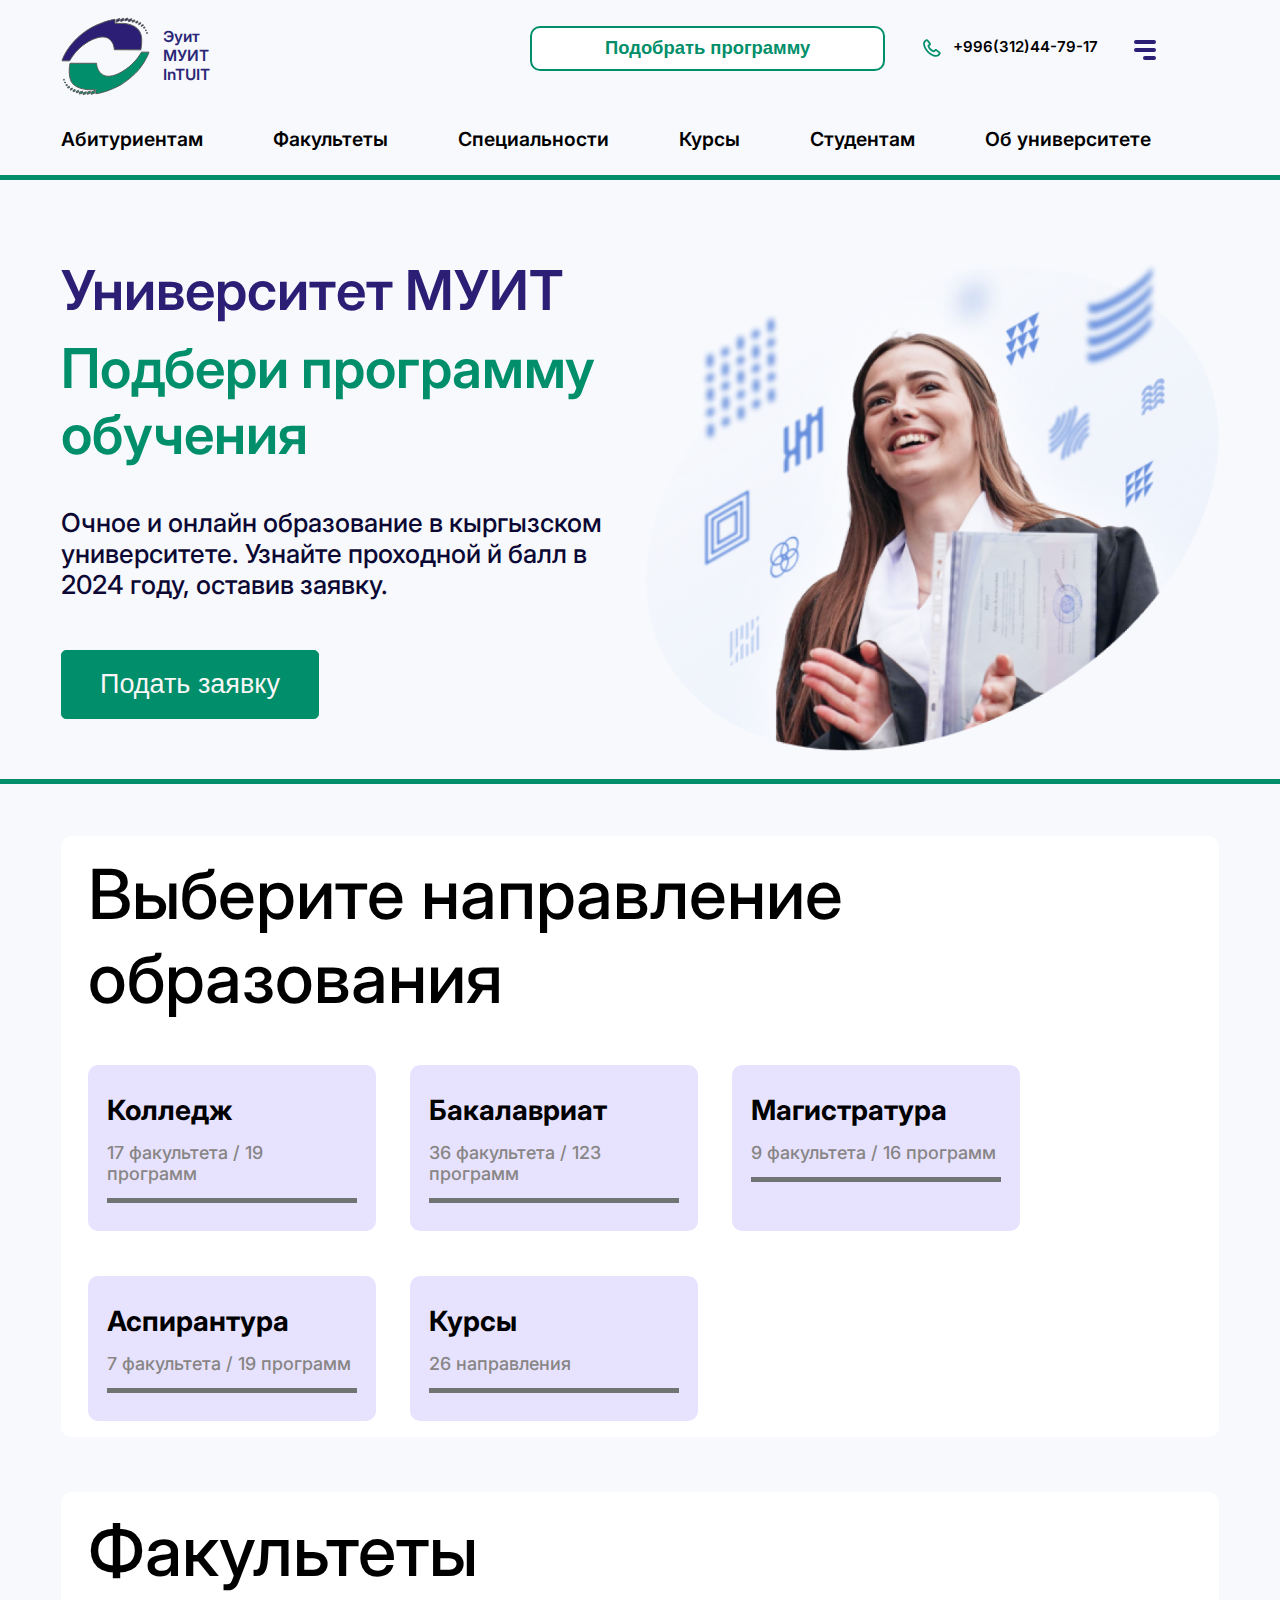
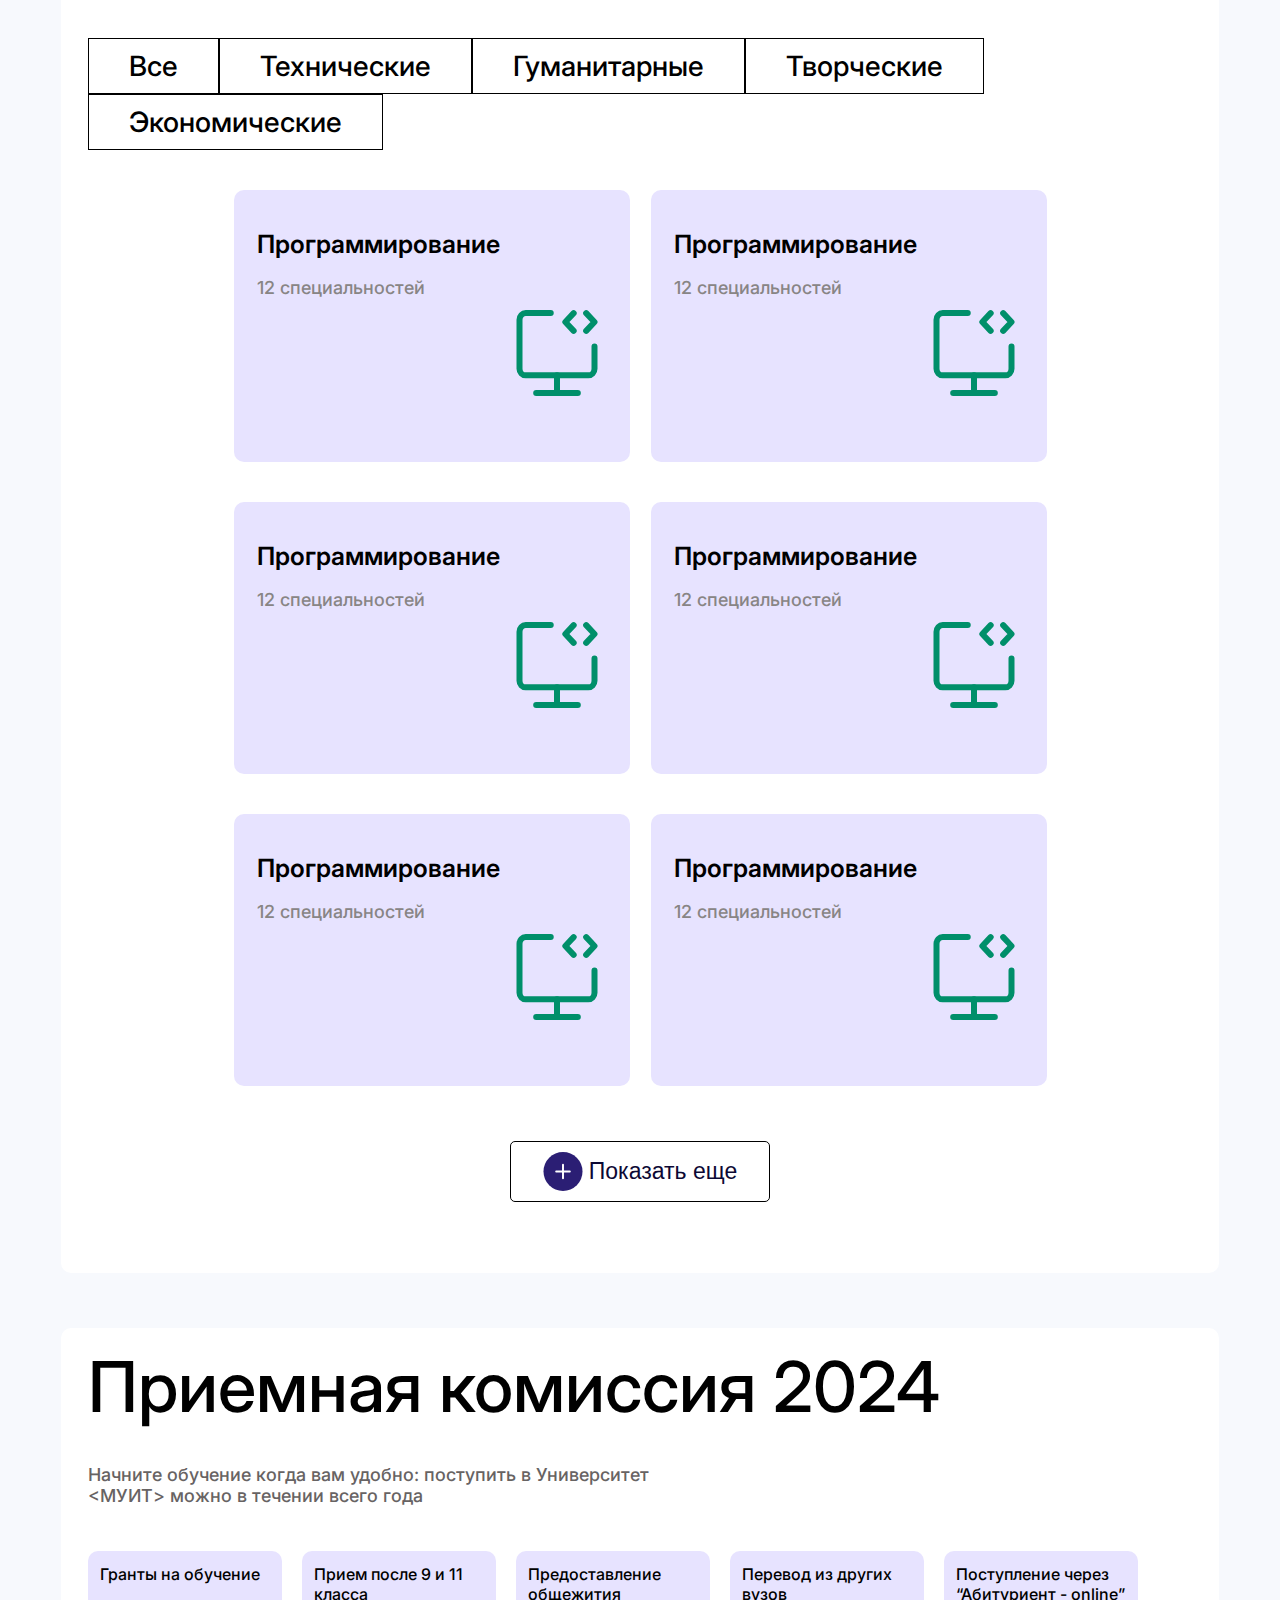
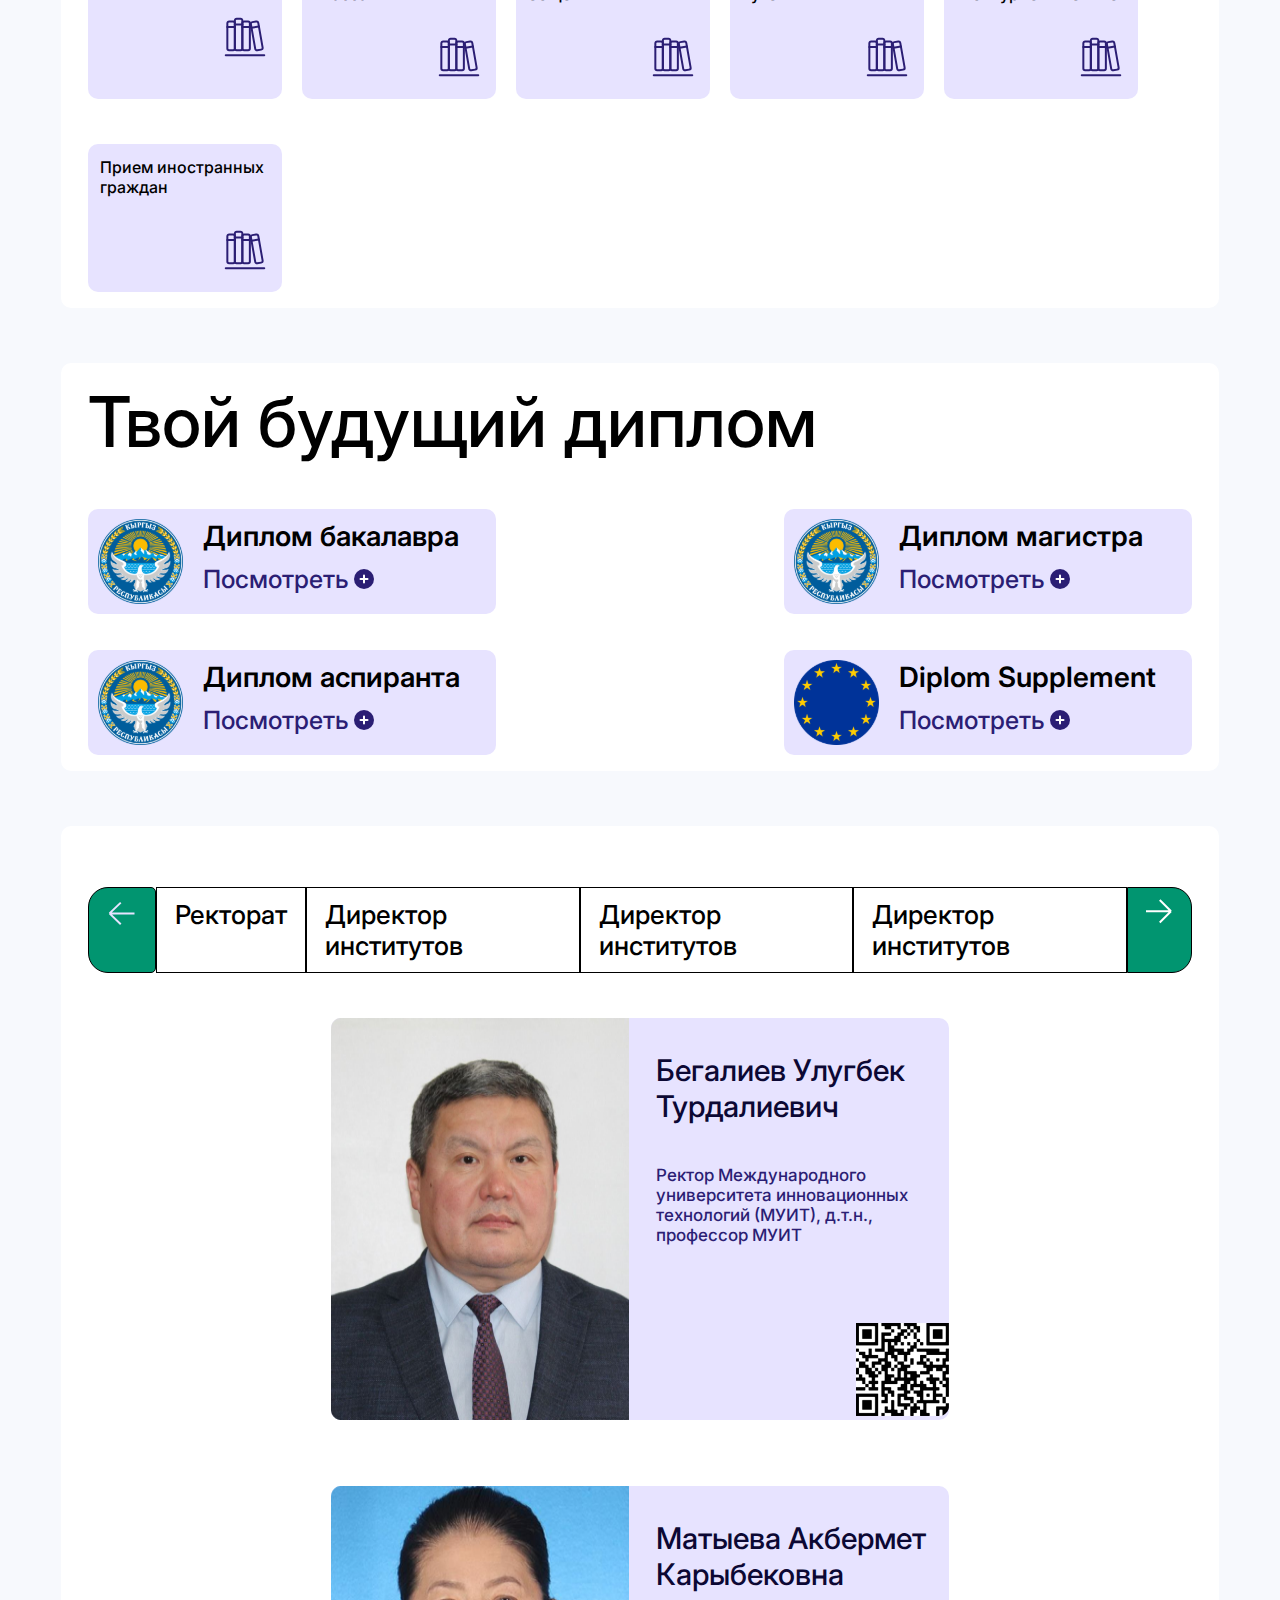
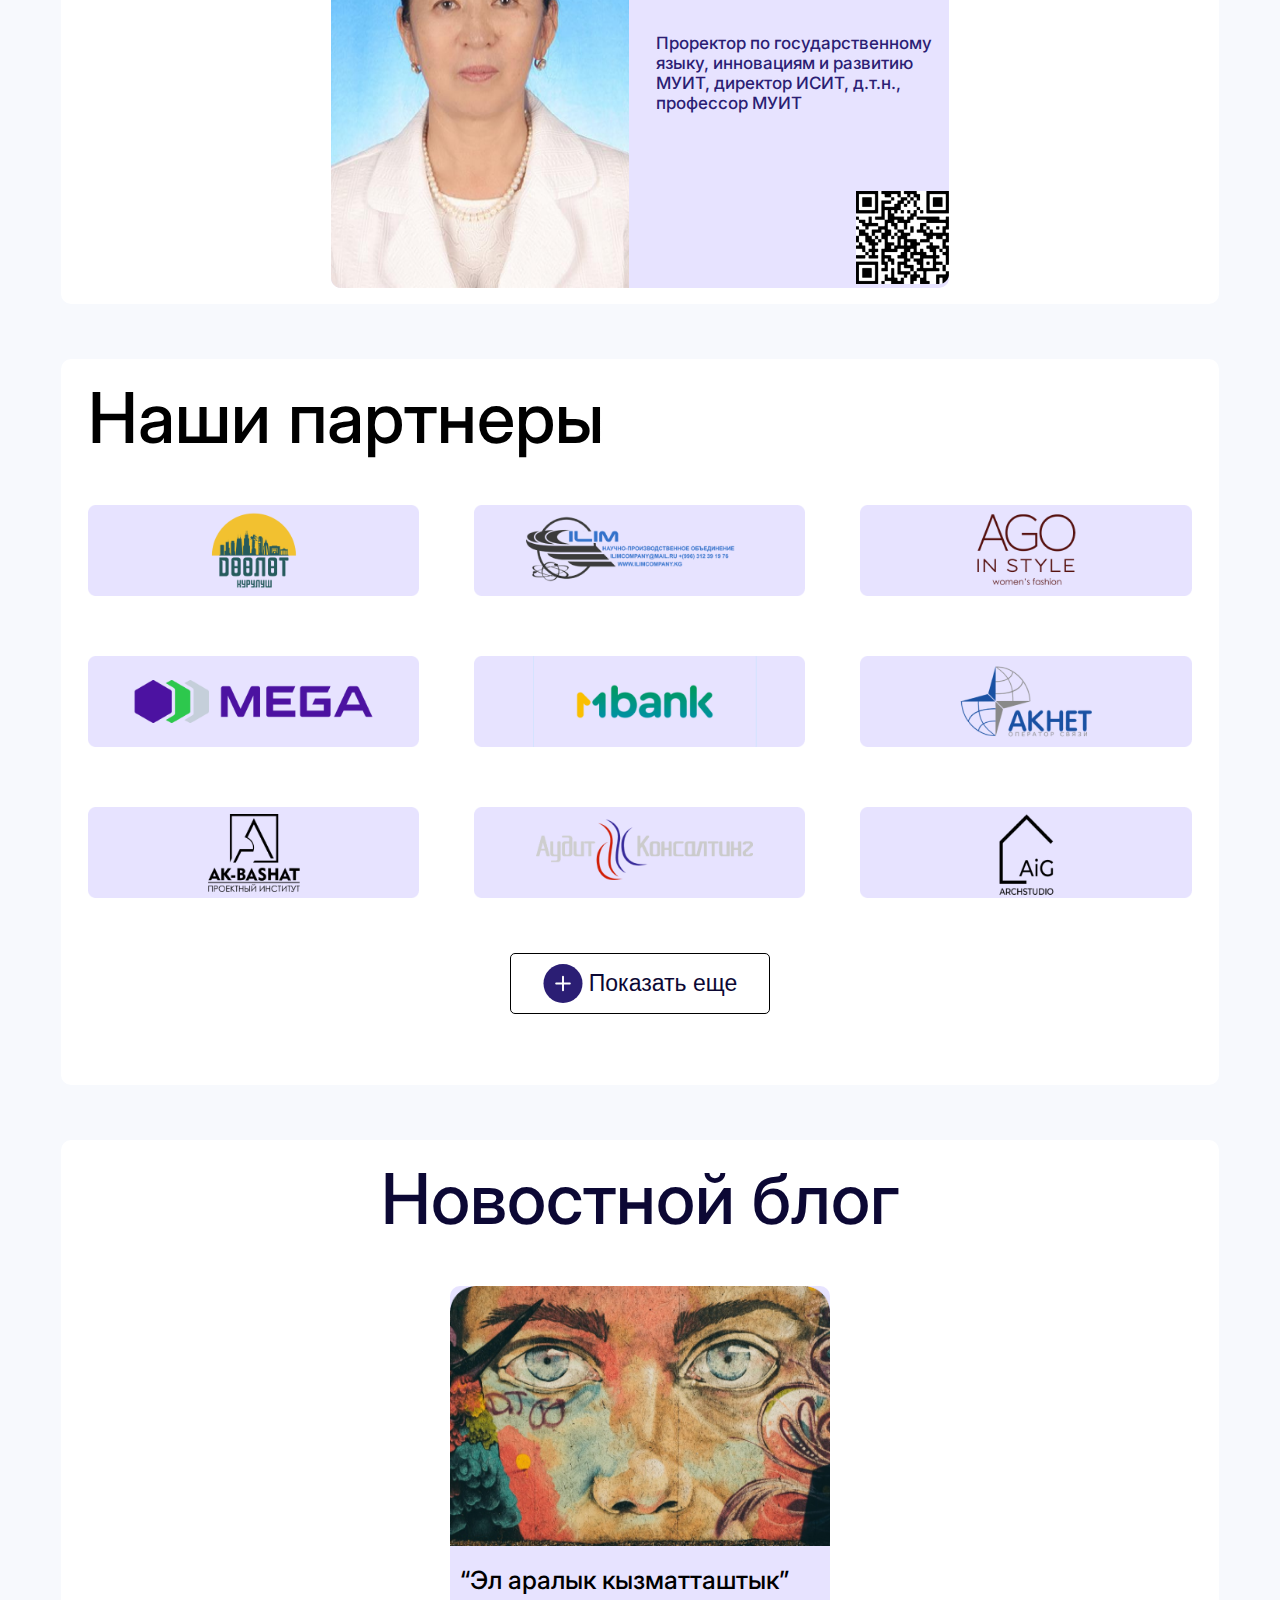
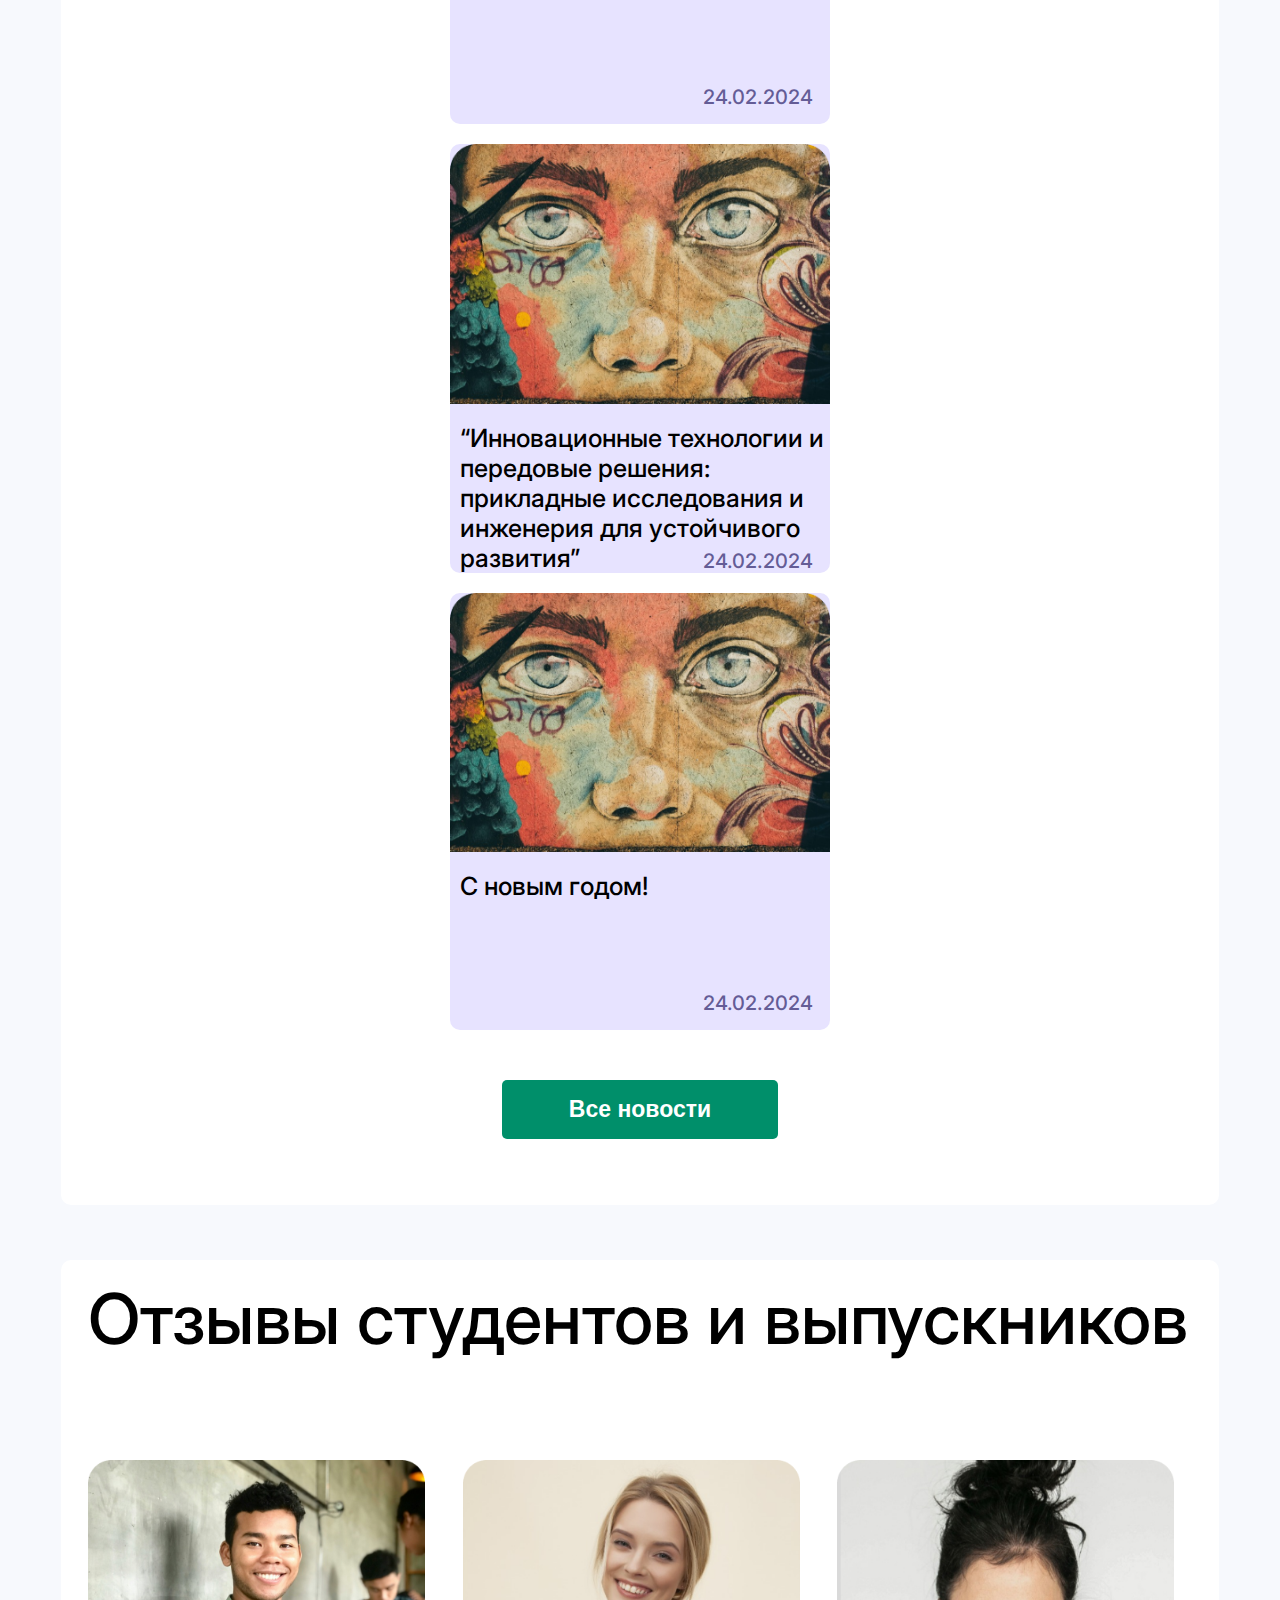
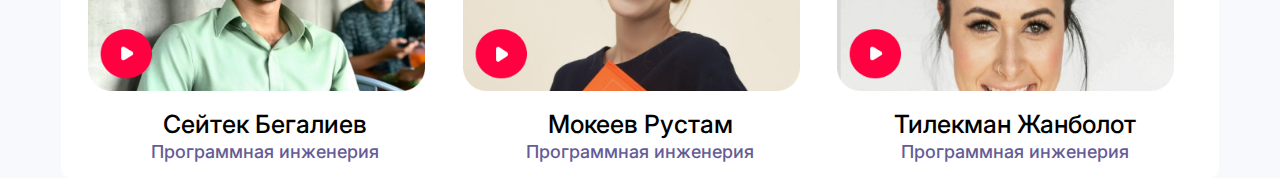
<file: html/index.html>
<!DOCTYPE html>
<html lang="en">

<head>
    <meta charset="UTF-8">
    <meta name="viewport" content="width=device-width, initial-scale=1.0">
    <title>Document</title>
    <link rel="stylesheet" href="/css/index.css">
</head>

<body>
    <header>
        <div class="container">
            <div class="header__content">
                <div class="header__right">
                    <img src="/assets/icons/MUIT.svg" alt="">
                    <div class="header__pillar">
                        <p>Эуит</p>
                        <p>МУИТ</p>
                        <p>InTUIT</p>
                    </div>
                </div>
                <div class="header__left">
                    <button>Подобрать программу</button>
                    <div class="header__phone">
                        <img src="/assets/icons/phone.svg" alt="">
                        <p class="header__number">+996(312)44-79-17</p>
                    </div>
                    <div class="header__lines">
                        <div class="header__line"></div>
                        <div class="header__line"></div>
                        <div class="header__line__second"></div>
                    </div>
                </div>
            </div>
            <div class="header__navigation">
                <ul>
                    <li>Абитуриентам</li>
                    <li>Факультеты</li>
                    <li>Специальности</li>
                    <li>Курсы</li>
                    <li>Студентам</li>
                    <li>Об университете</li>
                </ul>
            </div>

        </div>
        <div class="header__bottom">
            <div class="header__band">
            </div>
        </div>
    </header>
    <section class="hero">
        <div class="container">
            <div class="hero__content">
                <div class="hero__left">
                    <h1 class="hero__title">
                        Университет МУИТ
                        <span>Подбери программу обучения</span>
                    </h1>
                    <p class="hero__description">
                        Очное и онлайн образование в кыргызском университете.
                        Узнайте проходной й
                        балл в 2024 году, оставив заявку.</p>
                    <button class="hero__btn">Подать заявку</button>
                </div>
                <div class="hero__right">
                    <img src="/assets/img/women.png" alt="">
                </div>
            </div>
        </div>
        <div class="hero__bottom">
            <div class="hero__band">
            </div>
        </div>
    </section>
    <section class="direction">
        <div class="container">
            <div class="direction__content">
                <h1 class="direction__title">Выберите направление образования</h1>
                <div class="direction__education">
                    <div class="direction__box">
                        <h1>Колледж</h1>
                        <p>17 факультета / 19 программ</p>
                        <div></div>
                    </div>
                    <div class="direction__box">
                        <h1>Бакалавриат</h1>
                        <p>36 факультета / 123 программ</p>
                        <div></div>
                    </div>
                    <div class="direction__box">
                        <h1>Магистратура</h1>
                        <p>9 факультета / 16 программ</p>
                        <div></div>
                    </div>
                    <div class="direction__box">
                        <h1>Аспирантура</h1>
                        <p>7 факультета / 19 программ</p>
                        <div></div>
                    </div>
                    <div class="direction__box">
                        <h1>Курсы</h1>
                        <p>26 направления </p>
                        <div></div>
                    </div>
                </div>
            </div>
        </div>
    </section>
    <section class="faculties">
        <div class="container">
            <div class="faculties__content">
                <h1 class="faculties__title">Факультеты</h1>
                <ul>
                    <li>Все</li>
                    <li>Технические</li>
                    <li>Гуманитарные</li>
                    <li>Творческие</li>
                    <li>Экономические</li>
                </ul>
                <div class="faculties__education">
                    <div class="faculties__box">
                        <h1>Программирование</h1>
                        <p>12 специальностей</p>
                        <img src="/assets/icons/computer.svg" alt="">
                    </div>
                    <div class="faculties__box">
                        <h1>Программирование</h1>
                        <p>12 специальностей</p>
                        <img src="/assets/icons/computer.svg" alt="">
                    </div>
                    <div class="faculties__box">
                        <h1>Программирование</h1>
                        <p>12 специальностей</p>
                        <img src="/assets/icons/computer.svg" alt="">
                    </div>
                    <div class="faculties__box">
                        <h1>Программирование</h1>
                        <p>12 специальностей</p>
                        <img src="/assets/icons/computer.svg" alt="">
                    </div>
                    <div class="faculties__box">
                        <h1>Программирование</h1>
                        <p>12 специальностей</p>
                        <img src="/assets/icons/computer.svg" alt="">
                    </div>
                    <div class="faculties__box">
                        <h1>Программирование</h1>
                        <p>12 специальностей</p>
                        <img src="/assets/icons/computer.svg" alt="">
                    </div>
                </div>

                <button class="faculties__btn">
                    <img src="/assets/icons/plus.svg" alt="">
                    <p>Показать еще</p>
                </button>
            </div>
        </div>
    </section>
    <section class="reception">
        <div class="container">
            <div class="reception__content">
                <h1 class="reception__title">Приемная комиссия 2024 </h1>
                <p class="reception__description">Начните обучение когда вам удобно: поступить в Университет <МУИТ>
                        можно в течении всего года</p>
                <div class="reception__box">
                    <div class="reception__grants">
                        <h1>Гранты на обучение</h1>
                        <img src="/assets/icons/pocketbook.svg" alt="">
                    </div>
                    <div class="reception__grants">
                        <h1>Прием после 9 и 11 класса</h1>
                        <img src="/assets/icons/pocketbook.svg" alt="">
                    </div>
                    <div class="reception__grants">
                        <h1>Предоставление общежития</h1>
                        <img src="/assets/icons/pocketbook.svg" alt="">
                    </div>
                    <div class="reception__grants">
                        <h1>Перевод из других вузов</h1>
                        <img src="/assets/icons/pocketbook.svg" alt="">
                    </div>
                    <div class="reception__grants">
                        <h1>Поступление через “Абитуриент - online”</h1>
                        <img src="/assets/icons/pocketbook.svg" alt="">
                    </div>
                    <div class="reception__grants">
                        <h1>Прием иностранных граждан</h1>
                        <img src="/assets/icons/pocketbook.svg" alt="">
                    </div>
                </div>
            </div>
        </div>
    </section>
    <section class="diploma">
        <div class="container">
            <div class="diploma__content">
                <h1 class="diploma__title">Твой будущий диплом</h1>
                <div class="diploma__wich">
                    <div class="diploma__box">
                        <img src="/assets/icons/coat.svg" alt="">
                        <div class="diploma__another">
                            <h1>Диплом бакалавра</h1>
                            <div class="diploma__fix">
                                <p>Посмотреть</p>
                                <img src="/assets/icons/miniplus.svg" alt="">
                            </div>
                        </div>
                    </div>
                    <div class="diploma__box">
                        <img src="/assets/icons/coat.svg" alt="">
                        <div class="diploma__another">
                            <h1>Диплом магистра</h1>
                            <div class="diploma__fix">
                                <p>Посмотреть</p>
                                <img src="/assets/icons/miniplus.svg" alt="">
                            </div>
                        </div>
                    </div>
                    <div class="diploma__box">
                        <img src="/assets/icons/coat.svg" alt="">
                        <div class="diploma__another">
                            <h1>Диплом аспиранта</h1>
                            <div class="diploma__fix">
                                <p>Посмотреть</p>
                                <img src="/assets/icons/miniplus.svg" alt="">
                            </div>
                        </div>
                    </div>
                    <div class="diploma__box">
                        <img src="/assets/icons/eu.svg" alt="">
                        <div class="diploma__another">
                            <h1>Diplom Supplement</h1>
                            <div class="diploma__fix">
                                <p>Посмотреть</p>
                                <img src="/assets/icons/miniplus.svg" alt="">
                            </div>
                        </div>
                    </div>
                </div>
            </div>
        </div>
    </section>
    <section class="rector">
        <div class="container">
            <div class="rector__content">
                <ul>
                    <li class="rector__left"><img src="/assets/icons/left.svg" alt=""></li>
                    <li>Ректорат</li>
                    <li>Директор институтов</li>
                    <li>Директор институтов</li>
                    <li>Директор институтов</li>
                    <li class="rector__right"><img src="/assets/icons/right.svg" alt=""></li>
                </ul>
                <div class="rector__fix">
                <div class="rector__photo">
                    <img src="/assets/img/rector.png" alt="">
                    <div class="rector__info">
                        <h1 class="rector__title">
                            Бегалиев Улугбек Турдалиевич
                        </h1>
                        <p class="rector__description">
                            Ректор Международного университета инновационных технологий (МУИТ), д.т.н., профессор МУИТ
                        </p>
                        <img src="/assets/img/qr.png" alt="">
                    </div>
                </div>
                <div class="rector__photo">
                    <img src="/assets/img/rector2.png" alt="">
                    <div class="rector__info">
                        <h1 class="rector__title">
                            Матыева Акбермет Карыбековна
                        </h1>
                        <p class="rector__description">
                            Проректор по государственному языку, инновациям и развитию МУИТ, директор ИСИТ, д.т.н., профессор МУИТ
                        </p>
                        <img src="/assets/img/qr.png" alt="">
                    </div>
                </div>
            </div>
            </div>
        </div>
    </section>
    <section class="partners">
        <div class="container">
            <div class="partners__content">
                <h1 class="partners__title">Наши партнеры</h1>
                <div class="partners__box">
                    <img src="/assets/img/dolot.png" alt="">
                    <img src="/assets/img/ilim.png" alt="">
                    <img src="/assets/img/ago.png" alt="">
                    <img src="/assets/img/mega.png" alt="">
                    <img src="/assets/img/mbank.png" alt="">
                    <img src="/assets/img/aknet.png" alt="">
                    <img src="/assets/img/akbashat.png" alt="">
                    <img src="/assets/img/audit.png" alt="">
                    <img src="/assets/img/aig.png" alt="">
                </div>
                <button class="partners__btn">
                    <img src="/assets/icons/plus.svg" alt="">
                    <p>Показать еще</p>
                </button>
            </div>
        </div>
    </section>
    <section class="news">
        <div class="container">
            <div class="news__content">
                <h1 class="news__title">Новостной блог</h1>
                <div class="news__box">
                    <div class="news__block">
                        <img src="/assets/img/art.png" alt="">
                        <h1>“Эл аралык кызматташтык”</h1>
                        <p class="news__fix">24.02.2024</p>
                    </div>
                    <div class="news__block">
                        <img src="/assets/img/art.png" alt="">
                        <h1>“Инновационные технологии и передовые решения: прикладные исследования и инженерия для устойчивого развития”</h1>
                        <p class="news__date">24.02.2024</p>
                    </div>
                    <div class="news__block">
                        <img src="/assets/img/art.png" alt="">
                        <h1>С новым годом!</h1>
                        <p class="news__fix">24.02.2024</p>
                    </div>
                    
                </div>
                <div class="news__all">
                    <button class="news__btn">
                        Все новости
                    </button>
                </div>
            </div>
        </div>
    </section>
    <section class="reviews">
        <div class="container">
            <div class="reviews__content">
                <h1 class="reviews__title">Отзывы студентов и выпускников</h1>
                <div class="reviews__box">
                    <div class="reviews__block">
                        <img src="/assets/img/seitek.png" alt="">
                        <h1>Cейтек Бегалиев</h1>
                        <p>Программная инженерия</p>
                    </div>
                    <div class="reviews__block">
                        <img src="/assets/img/rustam.png" alt="">
                        <h1>Мокеев Рустам</h1>
                        <p>Программная инженерия</p>
                    </div>
                    <div class="reviews__block">
                        <img src="/assets/img/jhonny.png" alt="">
                        <h1>Тилекман Жанболот</h1>
                        <p>Программная инженерия</p>
                    </div>
                </div>
            </div>
        </div>
    </section>
</body>

</html>
</file>
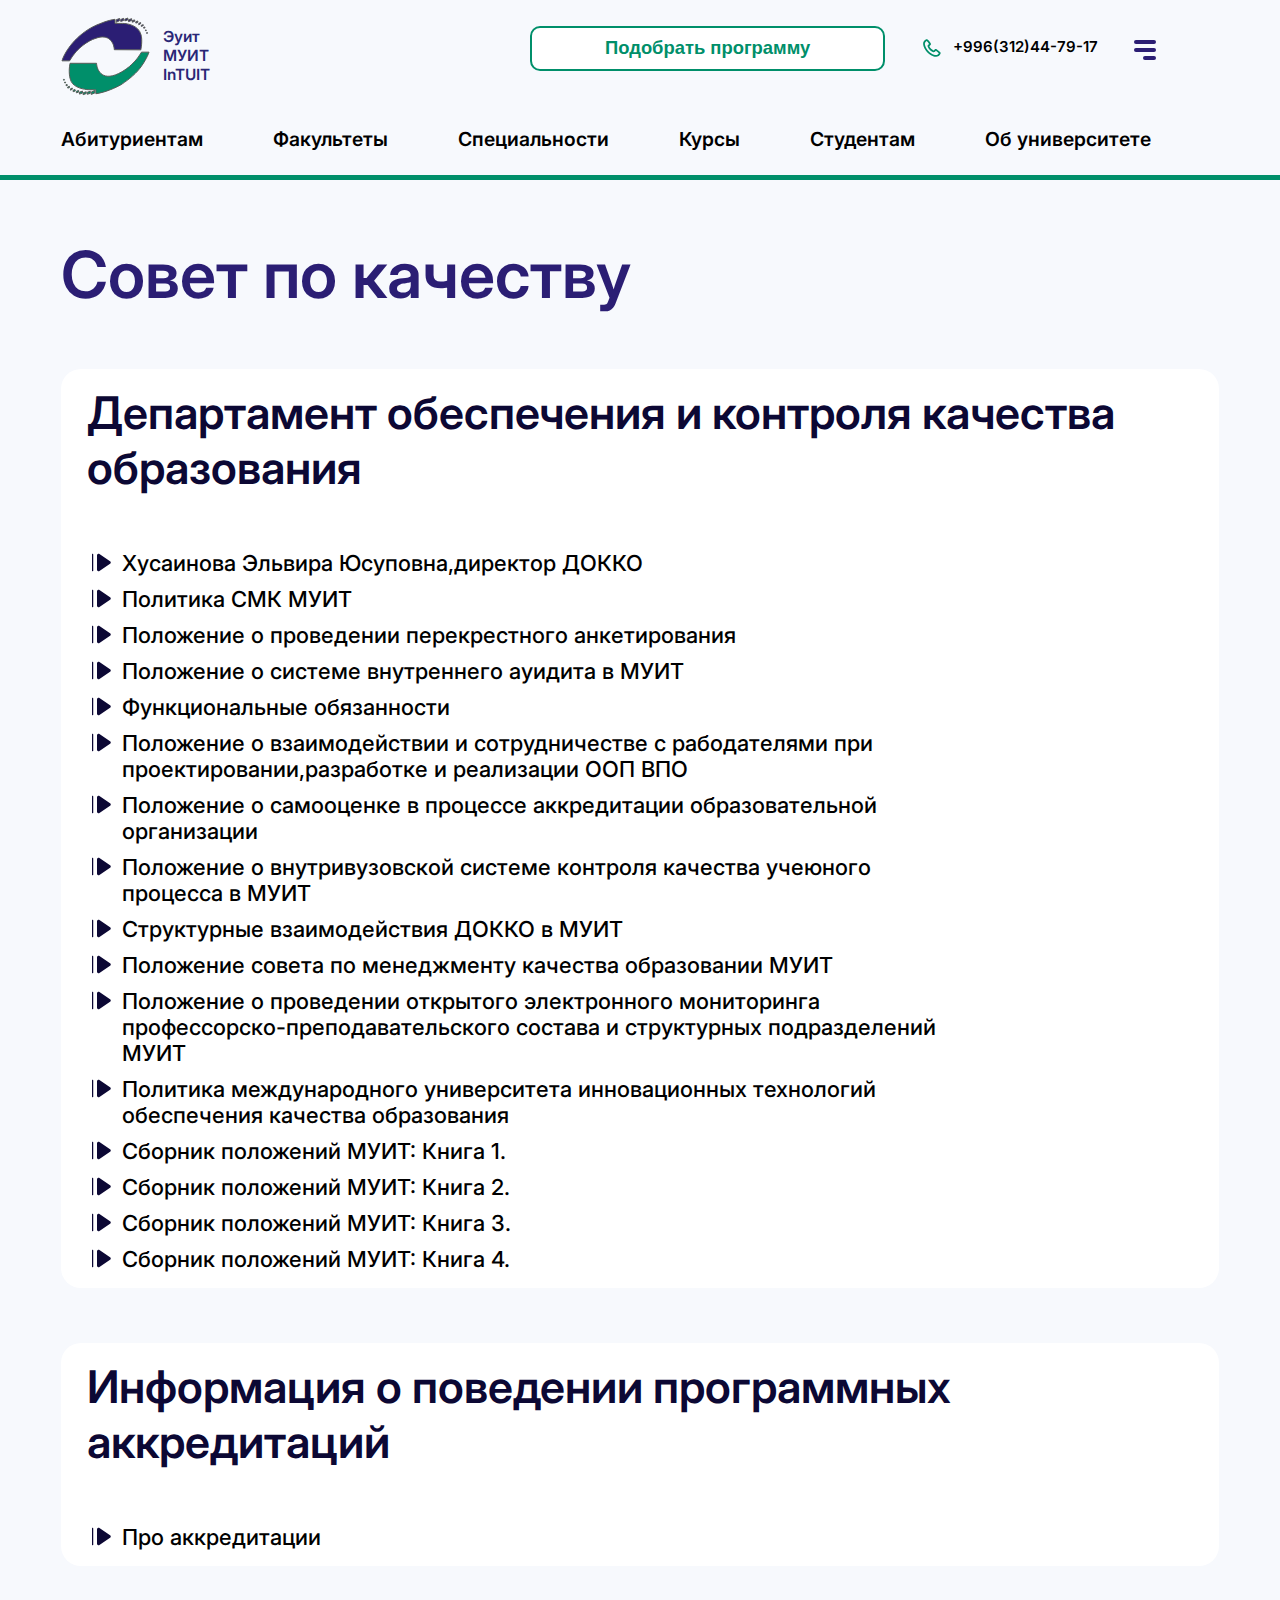
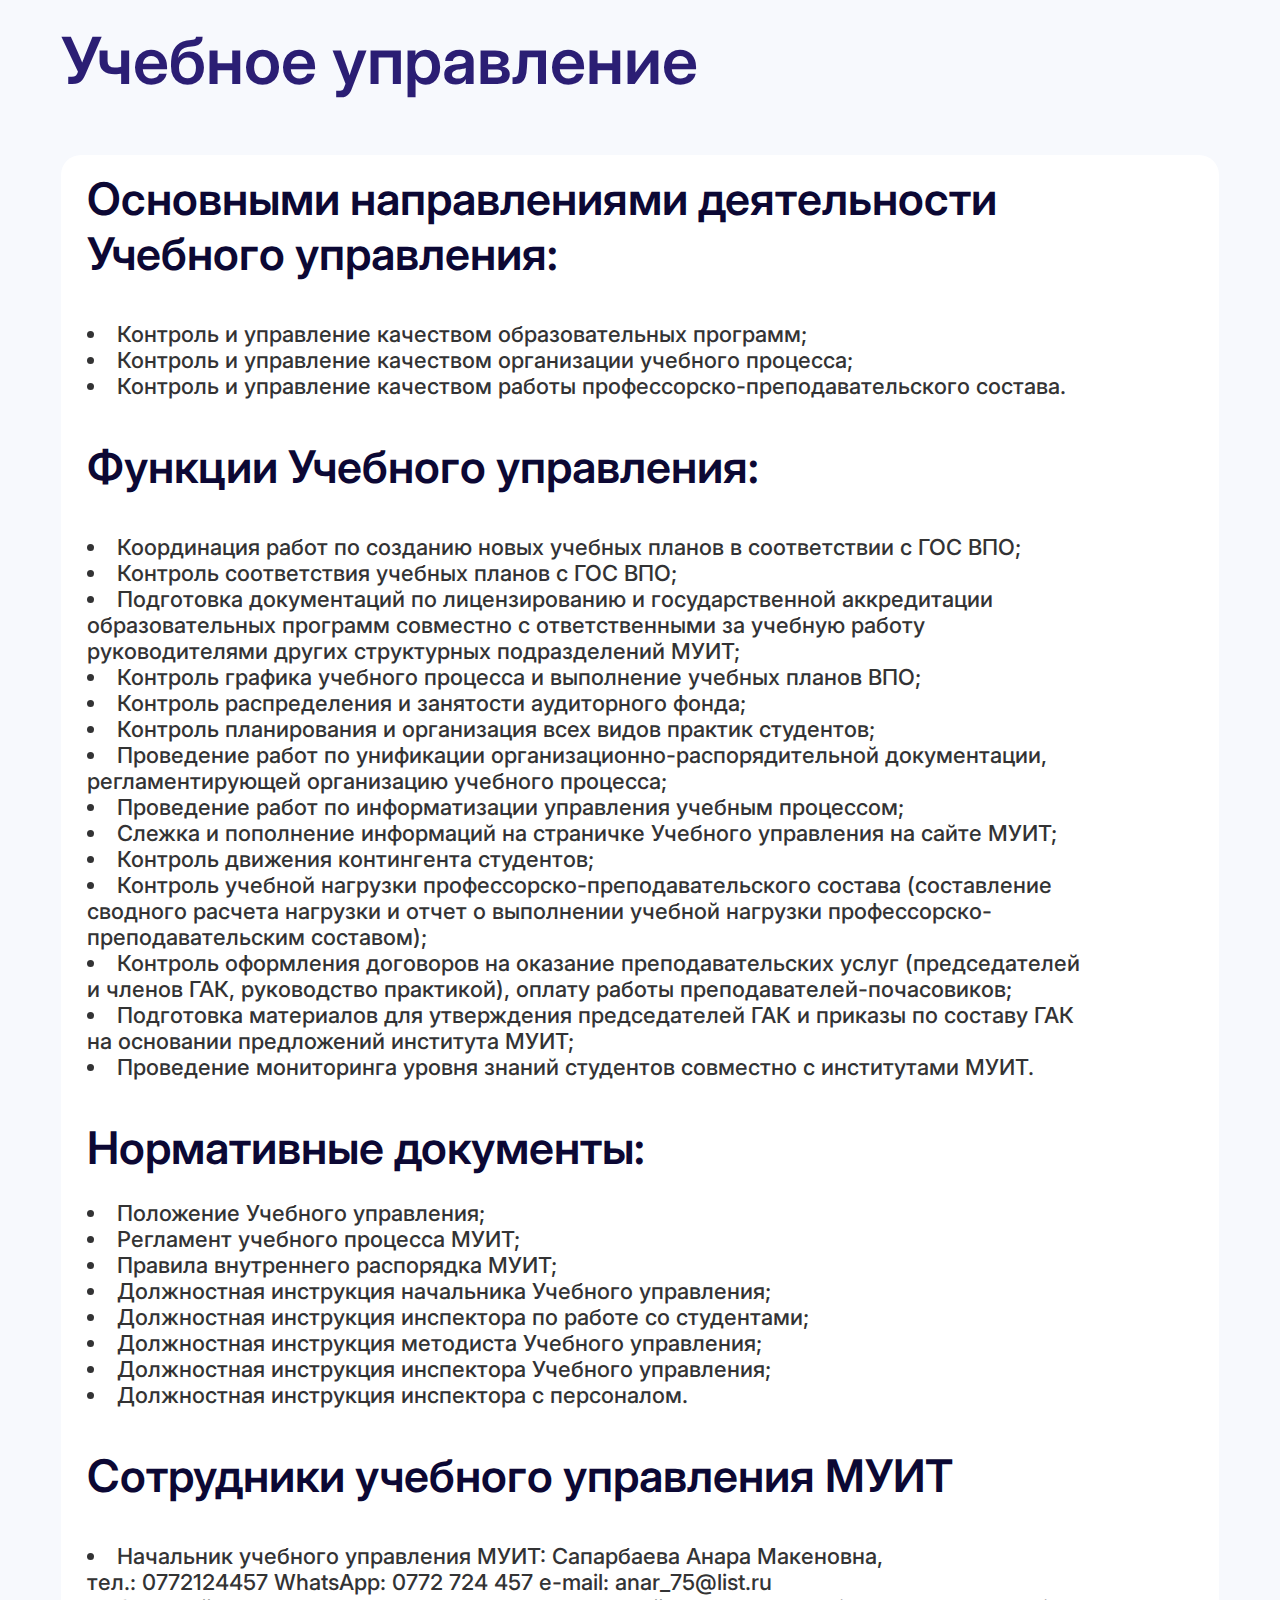
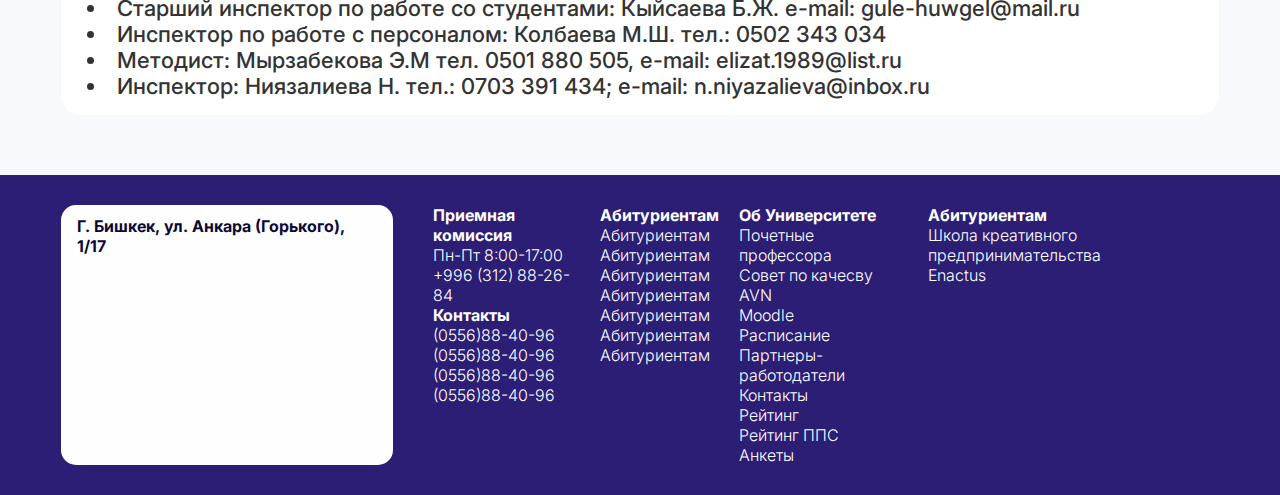
<file: html/advice.html>
<!DOCTYPE html>
<html lang="en">

<head>
    <meta charset="UTF-8">
    <meta name="viewport" content="width=device-width, initial-scale=1.0">
    <title>Document</title>
    <link rel="stylesheet" href="/css/index.css">
</head>

<body>
    <header>
        <div class="container">
            <div class="header__content">
                <div class="header__right">
                    <img src="/assets/icons/MUIT.svg" alt="">
                    <div class="header__pillar">
                        <p>Эуит</p>
                        <p>МУИТ</p>
                        <p>InTUIT</p>
                    </div>
                </div>
                <div class="header__left">
                    <button>Подобрать программу</button>
                    <div class="header__phone">
                        <img src="/assets/icons/phone.svg" alt="">
                        <p class="header__number">+996(312)44-79-17</p>
                    </div>
                    <div class="header__lines">
                        <div class="header__line"></div>
                        <div class="header__line"></div>
                        <div class="header__line__second"></div>
                    </div>
                </div>
            </div>
            <div class="header__navigation">
                <ul>
                    <li>Абитуриентам</li>
                    <li>Факультеты</li>
                    <li>Специальности</li>
                    <li>Курсы</li>
                    <li>Студентам</li>
                    <li>Об университете</li>
                </ul>
            </div>

        </div>
        <div class="header__bottom">
            <div class="header__band">
            </div>
        </div>
    </header>
    <section class="advice">
        <div class="container">
            <div class="advice__content">
                <h2>Совет по качеству</h2>
                <div class="advice__block">
                    <h3>Департамент обеспечения и контроля качества образования</h3>
                    <div class="advice__box">
                        <ul>
                            <img src="/assets/icons/arrow.svg" alt="">
                            <li>Хусаинова Эльвира Юсуповна,директор ДОККО</li>
                        </ul>
                    </div>
                    <div class="advice__box">
                        <ul>
                            <img src="/assets/icons/arrow.svg" alt="">
                            <li>Политика СМК МУИТ</li>
                        </ul>
                    </div>
                    <div class="advice__box">
                        <ul>
                            <img src="/assets/icons/arrow.svg" alt="">
                            <li>Положение о проведении перекрестного анкетирования</li>
                        </ul>
                    </div>
                    <div class="advice__box">
                        <ul>
                            <img src="/assets/icons/arrow.svg" alt="">
                            <li>Положение о системе внутреннего ауидита в МУИТ</li>
                        </ul>
                    </div>
                    <div class="advice__box">
                        <ul>
                            <img src="/assets/icons/arrow.svg" alt="">
                            <li>Функциональные обязанности</li>
                        </ul>
                    </div>
                    <div class="advice__box">
                        <ul>
                            <img src="/assets/icons/arrow.svg" alt="">
                            <li>Положение о взаимодействии и сотрудничестве с рабодателями при проектировании,разработке
                                и реализации ООП ВПО</li>
                        </ul>
                    </div>
                    <div class="advice__box">
                        <ul>
                            <img src="/assets/icons/arrow.svg" alt="">
                            <li>Положение о самооценке в процессе аккредитации образовательной организации</li>
                        </ul>
                    </div>
                    <div class="advice__box">
                        <ul>
                            <img src="/assets/icons/arrow.svg" alt="">
                            <li>Положение о внутривузовской системе контроля качества учеюного процесса в МУИТ</li>
                        </ul>
                    </div>
                    <div class="advice__box">
                        <ul>
                            <img src="/assets/icons/arrow.svg" alt="">
                            <li>Структурные взаимодействия ДОККО в МУИТ</li>
                        </ul>
                    </div>
                    <div class="advice__box">
                        <ul>
                            <img src="/assets/icons/arrow.svg" alt="">
                            <li>Положение совета по менеджменту качества образовании МУИТ</li>
                        </ul>
                    </div>
                    <div class="advice__box">
                        <ul>
                            <img src="/assets/icons/arrow.svg" alt="">
                            <li>Положение о проведении открытого электронного мониторинга
                                профессорско-преподавательского состава и структурных подразделений МУИТ</li>
                        </ul>
                    </div>
                    <div class="advice__box">
                        <ul>
                            <img src="/assets/icons/arrow.svg" alt="">
                            <li>Политика международного университета инновационных технологий обеспечения качества
                                образования</li>
                        </ul>
                    </div>
                    <div class="advice__box">
                        <ul>
                            <img src="/assets/icons/arrow.svg" alt="">
                            <li>Сборник положений МУИТ: Книга 1.</li>
                        </ul>
                    </div>
                    <div class="advice__box">
                        <ul>
                            <img src="/assets/icons/arrow.svg" alt="">
                            <li>Сборник положений МУИТ: Книга 2.</li>
                        </ul>
                    </div>
                    <div class="advice__box">
                        <ul>
                            <img src="/assets/icons/arrow.svg" alt="">
                            <li>Сборник положений МУИТ: Книга 3.</li>
                        </ul>
                    </div>
                    <div class="advice__box">
                        <ul>
                            <img src="/assets/icons/arrow.svg" alt="">
                            <li>Сборник положений МУИТ: Книга 4.</li>
                        </ul>
                    </div>
                </div>
                <div class="advice__block">
                    <h3>Информация о поведении программных аккредитаций</h3>
                    <div class="advice__box">
                        <ul>
                            <img src="/assets/icons/arrow.svg" alt="">
                            <li>Про аккредитации</li>
                        </ul>
                    </div>
                </div>
            </div>
            <div class="advice__control">
                <h2>Учебное управление</h2>
                <div class="advice__block">
                    <div class="advice__basic">
                        <h3>Основными направлениями деятельности Учебного управления:</h3>
                        <ul>
                            <li>Контроль и управление качеством образовательных программ;</li>
                            <li>Контроль и управление качеством организации учебного процесса;</li>
                            <li>Контроль и управление качеством работы профессорско-преподавательского состава.</li>
                        </ul>
                    </div>
                    <div class="advice__function">
                        <h3>Функции Учебного управления:</h3>
                        <ul>
                            <li>Координация работ по созданию новых учебных планов в соответствии с ГОС ВПО;</li>
                            <li>Контроль соответствия учебных планов с ГОС ВПО;</li>
                            <li>Подготовка документаций по лицензированию и государственной аккредитации образовательных
                                программ совместно с ответственными за учебную работу руководителями других структурных
                                подразделений МУИТ;</li>
                            <li>Контроль графика учебного процесса и выполнение учебных планов ВПО;</li>
                            <li>Контроль распределения и занятости аудиторного фонда;</li>
                            <li>Контроль планирования и организация всех видов практик студентов;</li>
                            <li>Проведение работ по унификации организационно-распорядительной документации,
                                регламентирующей организацию учебного процесса;</li>
                            <li>Проведение работ по информатизации управления учебным процессом;</li>
                            <li>Слежка и пополнение информаций на страничке Учебного управления на сайте МУИТ;</li>
                            <li>Контроль движения контингента студентов;</li>
                            <li>Контроль учебной нагрузки профессорско-преподавательского состава (составление сводного
                                расчета нагрузки и отчет о выполнении учебной нагрузки профессорско-преподавательским
                                составом);</li>
                            <li>Контроль оформления договоров на оказание преподавательских услуг (председателей и
                                членов ГАК, руководство практикой), оплату работы преподавателей-почасовиков;</li>
                            <li>Подготовка материалов для утверждения председателей ГАК и приказы по составу ГАК на
                                основании предложений института МУИТ;</li>
                            <li>Проведение мониторинга уровня знаний студентов совместно с институтами МУИТ.</li>
                        </ul>
                    </div>
                    <div class="advice__document">
                        <h3>Нормативные документы:</h3>
                        <ul>
                            <li>Положение Учебного управления;</li>
                            <li>Регламент учебного процесса МУИТ;</li>
                            <li>Правила внутреннего распорядка МУИТ;</li>
                            <li>Должностная инструкция начальника Учебного управления;</li>
                            <li>Должностная инструкция инспектора по работе со студентами;</li>
                            <li>Должностная инструкция методиста Учебного управления;</li>
                            <li>Должностная инструкция инспектора Учебного управления;</li>
                            <li>Должностная инструкция инспектора с персоналом.</li>
                        </ul>
                    </div>
                    <div class="advice__employees">
                        <h3>Сотрудники учебного управления МУИТ</h3>
                        <ul>
                            <li>Начальник учебного управления МУИТ: Сапарбаева Анара Макеновна,
                                тел.: 0772124457 WhatsApp: 0772 724 457 e-mail: anar_75@list.ru</li>
                            <li>Старший инспектор по работе со студентами: Кыйсаева Б.Ж. e-mail: gule-huwgel@mail.ru
                            </li>
                            <li>Инспектор по работе с персоналом: Колбаева М.Ш. тел.: 0502 343 034</li>
                            <li>Методист: Мырзабекова Э.М тел. 0501 880 505, e-mail: elizat.1989@list.ru</li>
                            <li>Инспектор: Ниязалиева Н. тел.: 0703 391 434; e-mail: n.niyazalieva@inbox.ru</li>
                        </ul>
                    </div>
                </div>
            </div>
        </div>
    </section>

    <section class="footer">
        <div class="container">
            <div class="footer__content">
                <div class="footer__block">
                    <h2>Г. Бишкек, ул. Анкара (Горького), 1/17</h2>
                    <iframe class="footer__map" src="https://www.google.com/maps/embed?pb=!1m18!1m12!1m3!1d2924.680321775747!2d74.66281607676483!3d42.85848280346621!2m3!1f0!2f0!3f0!3m2!1i1024!2i768!4f13.1!3m3!1m2!1s0x389eb71da2d7906f%3A0xafa2fd7c335c28fd!2z0JzQo9CY0KI!5e0!3m2!1sru!2skg!4v1713959005855!5m2!1sru!2skg"   style="border:0;" allowfullscreen="" loading="lazy" referrerpolicy="no-referrer-when-downgrade"></iframe>
                </div>
                <div class="footer__box">
                    <div class="footer__list">
                        <p>Приемная комиссия</p>
                        <ul>
                            <li>Пн-Пт 8:00-17:00</li>
                            <li>+996 (312) 88-26-84</li>
                        </ul>
                        <p>Контакты</p>
                        <ul>
                            <li>(0556)88-40-96</li>
                            <li>(0556)88-40-96</li>
                            <li>(0556)88-40-96</li>
                            <li>(0556)88-40-96</li>
                        </ul>
                    </div>
                    <div class="footer__list">
                        <p>Абитуриентам</p>
                        <ul>
                            <li>Абитуриентам</li>
                            <li>Абитуриентам</li>
                            <li>Абитуриентам</li>
                            <li>Абитуриентам</li>
                            <li>Абитуриентам</li>
                            <li>Абитуриентам</li>
                            <li>Абитуриентам</li>
                        </ul>
                    </div>
                    <div class="footer__list">
                        <p>Об Университете</p>
                        <ul>
                            <li>Почетные профессора</li>
                            <li>Совет по качесву</li>
                            <li>AVN</li>
                            <li>Moodle</li>
                            <li>Расписание</li>
                            <li>Партнеры-работодатели</li>
                            <li>Контакты</li>
                            <li>Рейтинг</li>
                            <li>Рейтинг ППС</li>
                            <li>Анкеты</li>
                        </ul>
                    </div>
                    <div class="footer__list">
                        <p>Абитуриентам</p>
                        <ul>
                            <li>Школа креативного предпринимательства</li>
                            <li>Enactus</li>
                        </ul>
                    </div>
                </div>
                <div class="footer__mobile">
                    <div class="footer__mobile__map">
                        <h2>Г. Бишкек, ул. Анкара (Горького), 1/17</h2>
                        <iframe class="footer__map" src="https://www.google.com/maps/embed?pb=!1m18!1m12!1m3!1d2924.680321775747!2d74.66281607676483!3d42.85848280346621!2m3!1f0!2f0!3f0!3m2!1i1024!2i768!4f13.1!3m3!1m2!1s0x389eb71da2d7906f%3A0xafa2fd7c335c28fd!2z0JzQo9CY0KI!5e0!3m2!1sru!2skg!4v1713959005855!5m2!1sru!2skg"   style="border:0;" allowfullscreen="" loading="lazy" referrerpolicy="no-referrer-when-downgrade"></iframe>
                    </div>
                    <div class="footer__mobile__dropdown">
                        <select class="footer__mobile__option" id="color-dropdown">
                            <option class="footer__option">факультет</option>
                            <option class="footer__option">Программирование</option>
                            <option class="footer__option">Программирование</option>
                        </select>
                        <select class="footer__mobile__option" id="color-dropdown">
                            <option class="footer__option">Выберите формат обучения</option>
                            <option class="footer__option">Программирование</option>
                            <option class="footer__option">Программирование</option>
                        </select>
                        <select class="footer__mobile__option" id="color-dropdown">
                            <option class="footer__option">факультет</option>
                            <option class="footer__option">Программирование</option>
                            <option class="footer__option">Программирование</option>
                        </select>
                        <select class="footer__mobile__option" id="color-dropdown">
                            <option class="footer__option">Выберите формат обучения</option>
                            <option class="footer__option">Программирование</option>
                            <option class="footer__option">Программирование</option>
                        </select>
                        <select class="footer__mobile__option" id="color-dropdown">
                            <option class="footer__option">факультет</option>
                            <option class="footer__option">Программирование</option>
                            <option class="footer__option">Программирование</option>
                        </select>
                    </div>
                    <div class="footer__feedback">
                        <button>Обратная связь</button>
                        <div class="footer__feedback--block">
                            <button><img src="/assets/icons/whatBlue.svg" alt=""></button>
                            <button><img src="/assets/icons/instaBlue.svg" alt=""></button>
                        </div>
                    </div>
                </div>
            </div>  
        </div>
    </section>
</body>

</html>
</file>
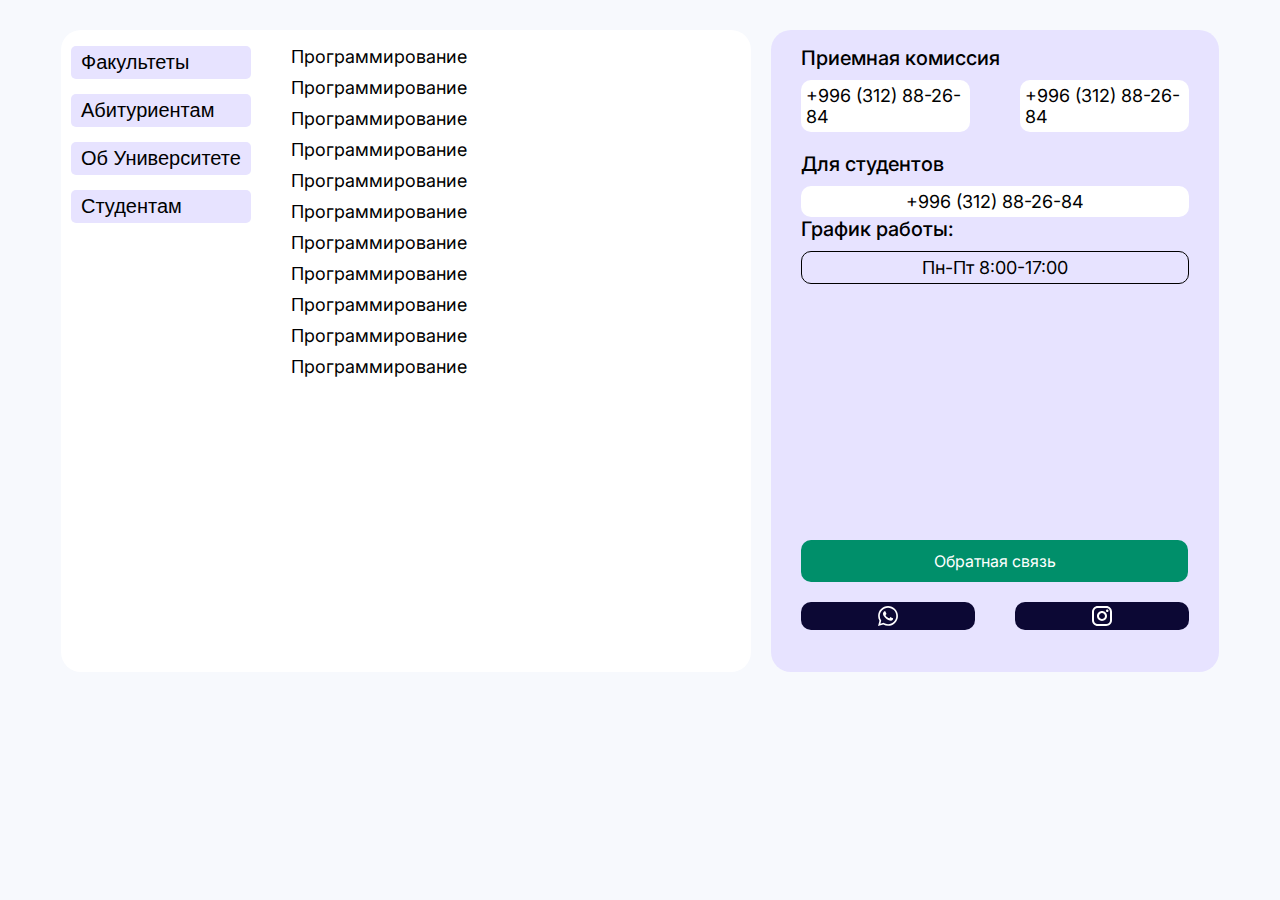
<file: html/burger.html>
<!DOCTYPE html>
<html lang="en">

<head>
    <meta charset="UTF-8">
    <meta name="viewport" content="width=device-width, initial-scale=1.0">
    <title>Document</title>
    <link rel="stylesheet" href="/css/index.css">
</head>

<body>
    <section class="burgerMenu">
        <div class="container">
            <div class="burgerMenu__content">
                <div class="burgerMenu__left">
                    <div class="burgerMenu__dropdown">
                        <select class="burgerMenu__select" id="color-dropdown">
                            <option class="burgerMenu__option">Программирование</option>
                            <option class="burgerMenu__option">Программирование</option>
                            <option class="burgerMenu__option">Программирование</option>
                            <option class="burgerMenu__option">Программирование</option>
                        </select>
                        <select class="burgerMenu__select" id="color-dropdown">
                            <option class="burgerMenu__option">Авто</option>
                            <option class="burgerMenu__option">Авто</option>
                            <option class="burgerMenu__option">Авто</option>
                            <option class="burgerMenu__option">Авто</option>
                        </select>
                        <select class="burgerMenu__select" id="color-dropdown">
                            <option class="burgerMenu__option">Таджик</option>
                            <option class="burgerMenu__option">Таджик</option>
                            <option class="burgerMenu__option">Таджик</option>
                            <option class="burgerMenu__option">Таджик</option>
                        </select>
                        <select class="burgerMenu__select" id="color-dropdown">
                            <option class="burgerMenu__option">Таджик</option>
                            <option class="burgerMenu__option">Таджик</option>
                            <option class="burgerMenu__option">Таджик</option>
                            <option class="burgerMenu__option">Таджик</option>
                        </select>
                    </div>
                    <div class="burgerMenu__btn">
                        <button id="btn1">Факультеты</button>
                        <button id="btn2">Абитуриентам</button>
                        <button id="btn3">Об Университете</button>
                        <button id="btn4">Студентам</button>
                    </div>
                    <ul id="myList">
                        <li>Программирование</li>
                        <li>Программирование</li>
                        <li>Программирование</li>
                        <li>Программирование</li>
                        <li>Программирование</li>
                        <li>Программирование</li>
                        <li>Программирование</li>
                        <li>Программирование</li>
                        <li>Программирование</li>
                        <li>Программирование</li>
                        <li>Программирование</li>
                    </ul>
                </div>
                <div class="burgerMenu__right">
                    <div class="burgerMenu__box">
                        <div class="burgerMenu__commission">
                            <h1>Приемная комиссия</h1>
                            <div class="burgerMenu__number">
                                <p>+996 (312) 88-26-84</p>
                                <p>+996 (312) 88-26-84</p>
                            </div>
                        </div>
                    </div>
                    <div class="burgerMenu__student">
                        <h1>Для студентов</h1>
                        <p>+996 (312) 88-26-84</p>
                    </div>
                    <div class="burgerMenu__work">
                        <h1>График работы:</h1>
                        <p>Пн-Пт 8:00-17:00</p>
                    </div>
                    <div class="burgerMenu__connection">
                        <div class="burgerMenu__reverse">
                            <p>Обратная связь</p>
                        </div>
                        <div class="burgerMenu__social">
                            <img src="/assets/icons/what.svg" alt="">
                            <img src="/assets/icons/Instagram.svg" alt="">
                        </div>
                    </div>
                </div>
            </div>
        </div>
        </div>
    </section>
    <script src="/JavaScript/index.js"></script>
</body>

</html>
</file>
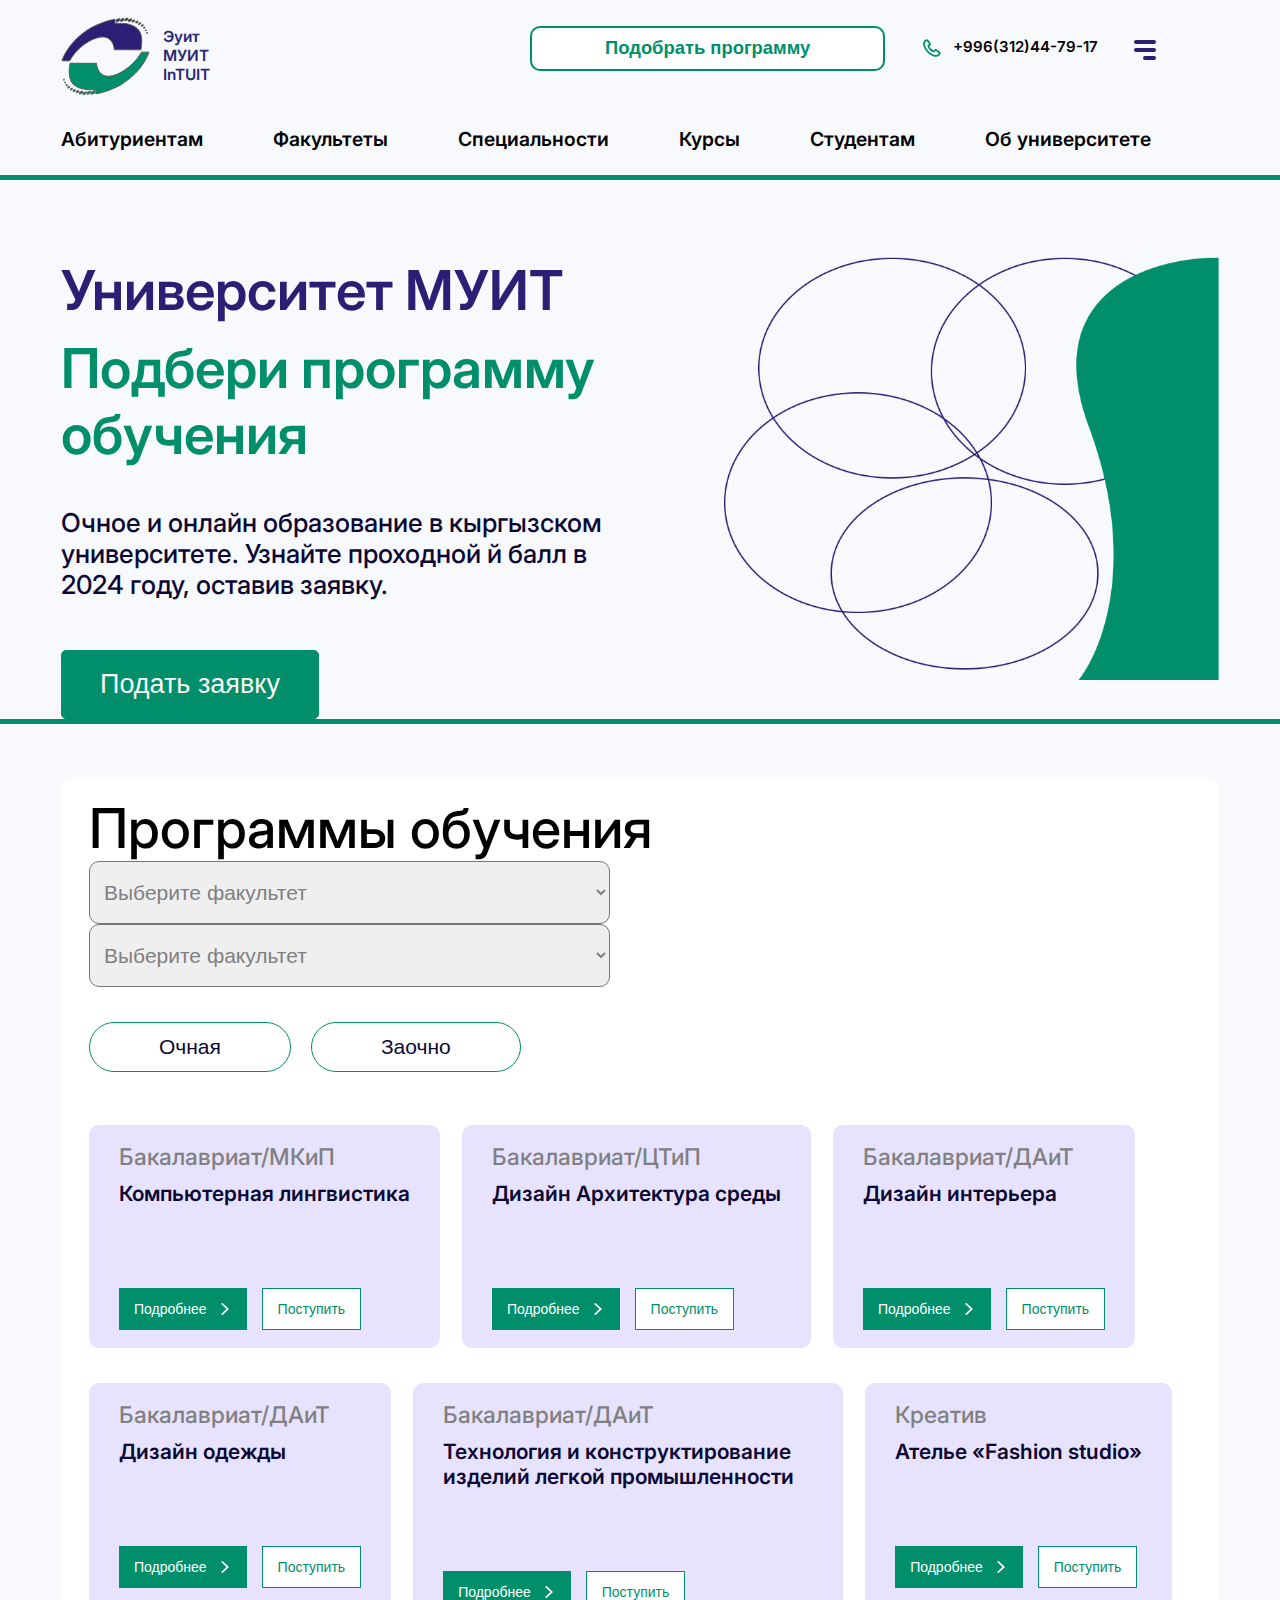
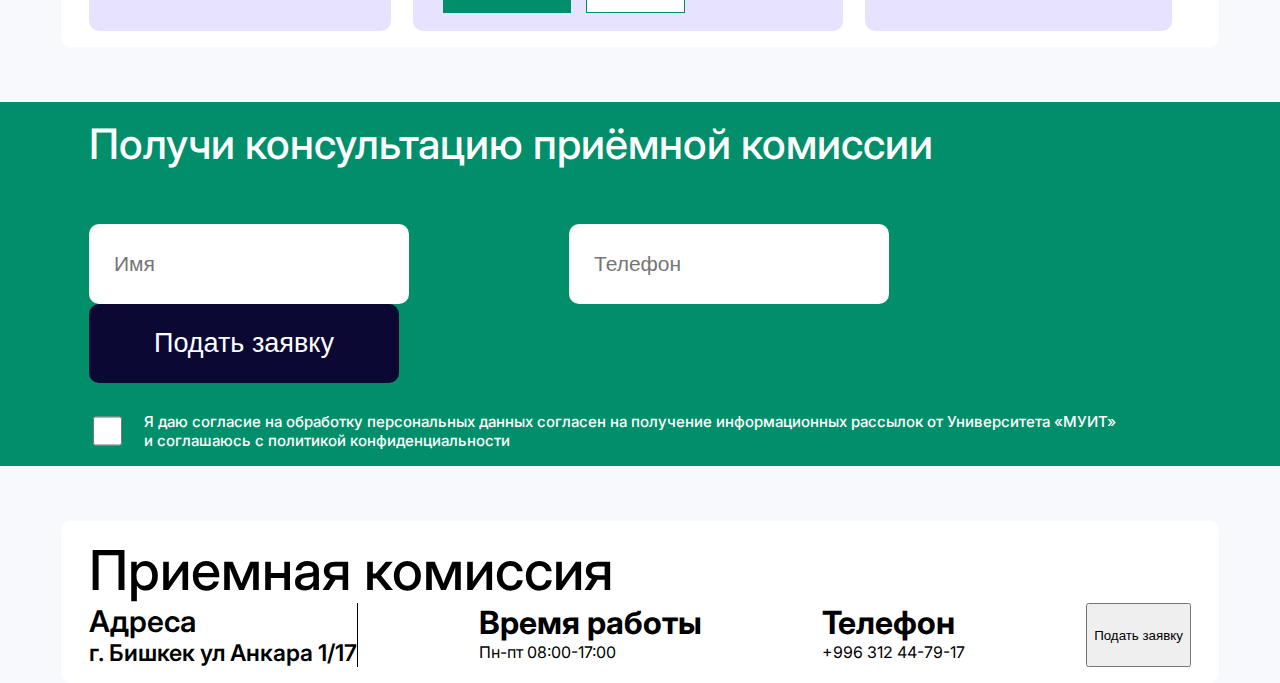
<file: html/commission.html>
<!DOCTYPE html>
<html lang="en">
<head>
    <meta charset="UTF-8">
    <meta name="viewport" content="width=device-width, initial-scale=1.0">
    <title>Document</title>
    <link rel="stylesheet" href="/css/index.css ">
</head>
<body>
    <header>
        <div class="container">
            <div class="header__content">
                <div class="header__right">
                    <img src="/assets/icons/MUIT.svg" alt="">
                    <div class="header__pillar">
                        <p>Эуит</p>
                        <p>МУИТ</p>
                        <p>InTUIT</p>
                    </div>
                </div>
                <div class="header__left">
                    <button>Подобрать программу</button>
                    <div class="header__phone">
                        <img src="/assets/icons/phone.svg" alt="">
                        <p class="header__number">+996(312)44-79-17</p>
                    </div>
                    <div class="header__lines">
                        <div class="header__line"></div>
                        <div class="header__line"></div>
                        <div class="header__line__second"></div>
                    </div>
                </div>
            </div>
            <div class="header__navigation">
                <ul>
                    <li>Абитуриентам</li>
                    <li>Факультеты</li>
                    <li>Специальности</li>
                    <li>Курсы</li>
                    <li>Студентам</li>
                    <li>Об университете</li>
                </ul>
            </div>

        </div>
        <div class="header__bottom">
            <div class="header__band">
            </div>
        </div>
    </header>
    <section class="hero">
        <div class="container">
            <div class="hero__content">
                <div class="hero__left">
                    <h1 class="hero__title">
                        Университет МУИТ
                        <span>Подбери программу обучения</span>
                    </h1>
                    <p class="hero__description">
                        Очное и онлайн образование в кыргызском университете.
                        Узнайте проходной й
                        балл в 2024 году, оставив заявку.</p>
                    <button class="hero__btn">Подать заявку</button>
                </div>
                <div class="hero__right">
                    <img src="/assets/img/prototype.png" alt="">
                </div>
            </div>
        </div>
        <div class="hero__bottom">
            <div class="hero__bandTwo">
            </div>
        </div>
    </section>
    <section class="programs">
        <div class="container">
            <div class="programs__content">
                <h1 class="programs__title">Программы обучения</h1>
                <div class="programs__dropdown">
                    <select class="programs__select">
                        <option>Выберите факультет</option>
                        <option>Автандил гей</option>
                    </select>
                    <select class="programs__select">
                        <option disabled selected>Выберите факультет</option>
                    </select>
                </div>
                <div class="programs__box">
                    <button>Очная</button>
                    <button>Заочно</button>
                </div>
                <div class="program__box">
                    <div class="program__block">
                        <p>Бакалавриат/МКиП</p>
                        <h1>Компьютерная лингвистика</h1>
                        <div class="program__btns">
                            <button class="program__btnOne">
                                Подробнее
                                <img src="/assets/icons/ooui_next-ltr.svg" alt="">
                            </button>
                            <button class="program__btnTwo">Поступить</button>
                        </div>
                    </div>
                    <div class="program__block">
                        <p>Бакалавриат/ЦТиП</p>
                        <h1>Дизайн Архитектура среды</h1>
                        <div class="program__btns">
                            <button class="program__btnOne">
                                Подробнее
                                <img src="/assets/icons/ooui_next-ltr.svg" alt="">
                            </button>
                            <button class="program__btnTwo">Поступить</button>
                        </div>
                    </div>
                    <div class="program__block">
                        <p>Бакалавриат/ДАиТ</p>
                        <h1>Дизайн интерьера</h1>
                        <div class="program__btns">
                            <button class="program__btnOne">
                                Подробнее
                                <img src="/assets/icons/ooui_next-ltr.svg" alt="">
                            </button>
                            <button class="program__btnTwo">Поступить</button>
                        </div>
                    </div>
                    <div class="program__block">
                        <p>Бакалавриат/ДАиТ</p>
                        <h1>Дизайн одежды</h1>
                        <div class="program__btns">
                            <button class="program__btnOne">
                                Подробнее
                                <img src="/assets/icons/ooui_next-ltr.svg" alt="">
                            </button>
                            <button class="program__btnTwo">Поступить</button>
                        </div>
                    </div>
                    <div class="program__block">
                        <p>Бакалавриат/ДАиТ</p>
                        <h1>Технология и конструктирование изделий легкой промышленности</h1>
                        <div class="program__btns">
                            <button class="program__btnOne">
                                Подробнее
                                <img src="/assets/icons/ooui_next-ltr.svg" alt="">
                            </button>
                            <button class="program__btnTwo">Поступить</button>
                        </div>
                    </div>
                    <div class="program__block">
                        <p>Креатив</p>
                        <h1>Ателье «Fashion studio»</h1>
                        <div class="program__btns">
                            <button class="program__btnOne">
                                Подробнее
                                <img src="/assets/icons/ooui_next-ltr.svg" alt="">
                            </button>
                            <button class="program__btnTwo">Поступить</button>
                        </div>
                    </div>
                </div>
            </div>
        </div>
    </section>
    <section class="aplication">
        <div class="container">
            <div class="aplication__content">
                <h1 class="aplication__title">Получи консультацию приёмной комиссии</h1>
                <div class="aplication__labelOne">
                    <label for="">
                        <input class="aplication__inputOne" type="text" placeholder="Имя">
                    </label>
                    <label for="">
                        <input class="aplication__inputTwo" type="text" placeholder="Телефон">
                    </label>
                    <button class="aplication__btnOne">Подать заявку</button>
                </div>
                <div class="aplication__condition">
                    <input class="aplication__mark" type="checkbox">
                    <p class="aplication__description">
                        Я даю согласие на обработку персональных данных согласен на получение информационных рассылок от Университета «МУИТ» и соглашаюсь с политикой конфиденциальности
                    </p>
                </div>
            </div>
        </div>
    </section>
    <section class="work">
        <div class="container">
            <div class="work__content">
                <h1 class="work__title">Приемная комиссия</h1>
                <div class="work__list">
                <div class="work__boxOne">
                    <h1>Адреса</h1>
                    <p>г. Бишкек ул Анкара 1/17</p>
                </div>
                <div class="work__boxTwo">
                    <h1>Время работы</h1>
                    <p>Пн-пт 08:00-17:00</p>
                </div>
                <div class="work__box">
                    <h1>Телефон</h1>
                    <p>+996 312 44-79-17</p>
                </div>
                <button>Подать заявку</button>
                </div>
            </div>
        </div>
    </section>
</body>
</html>
</file>
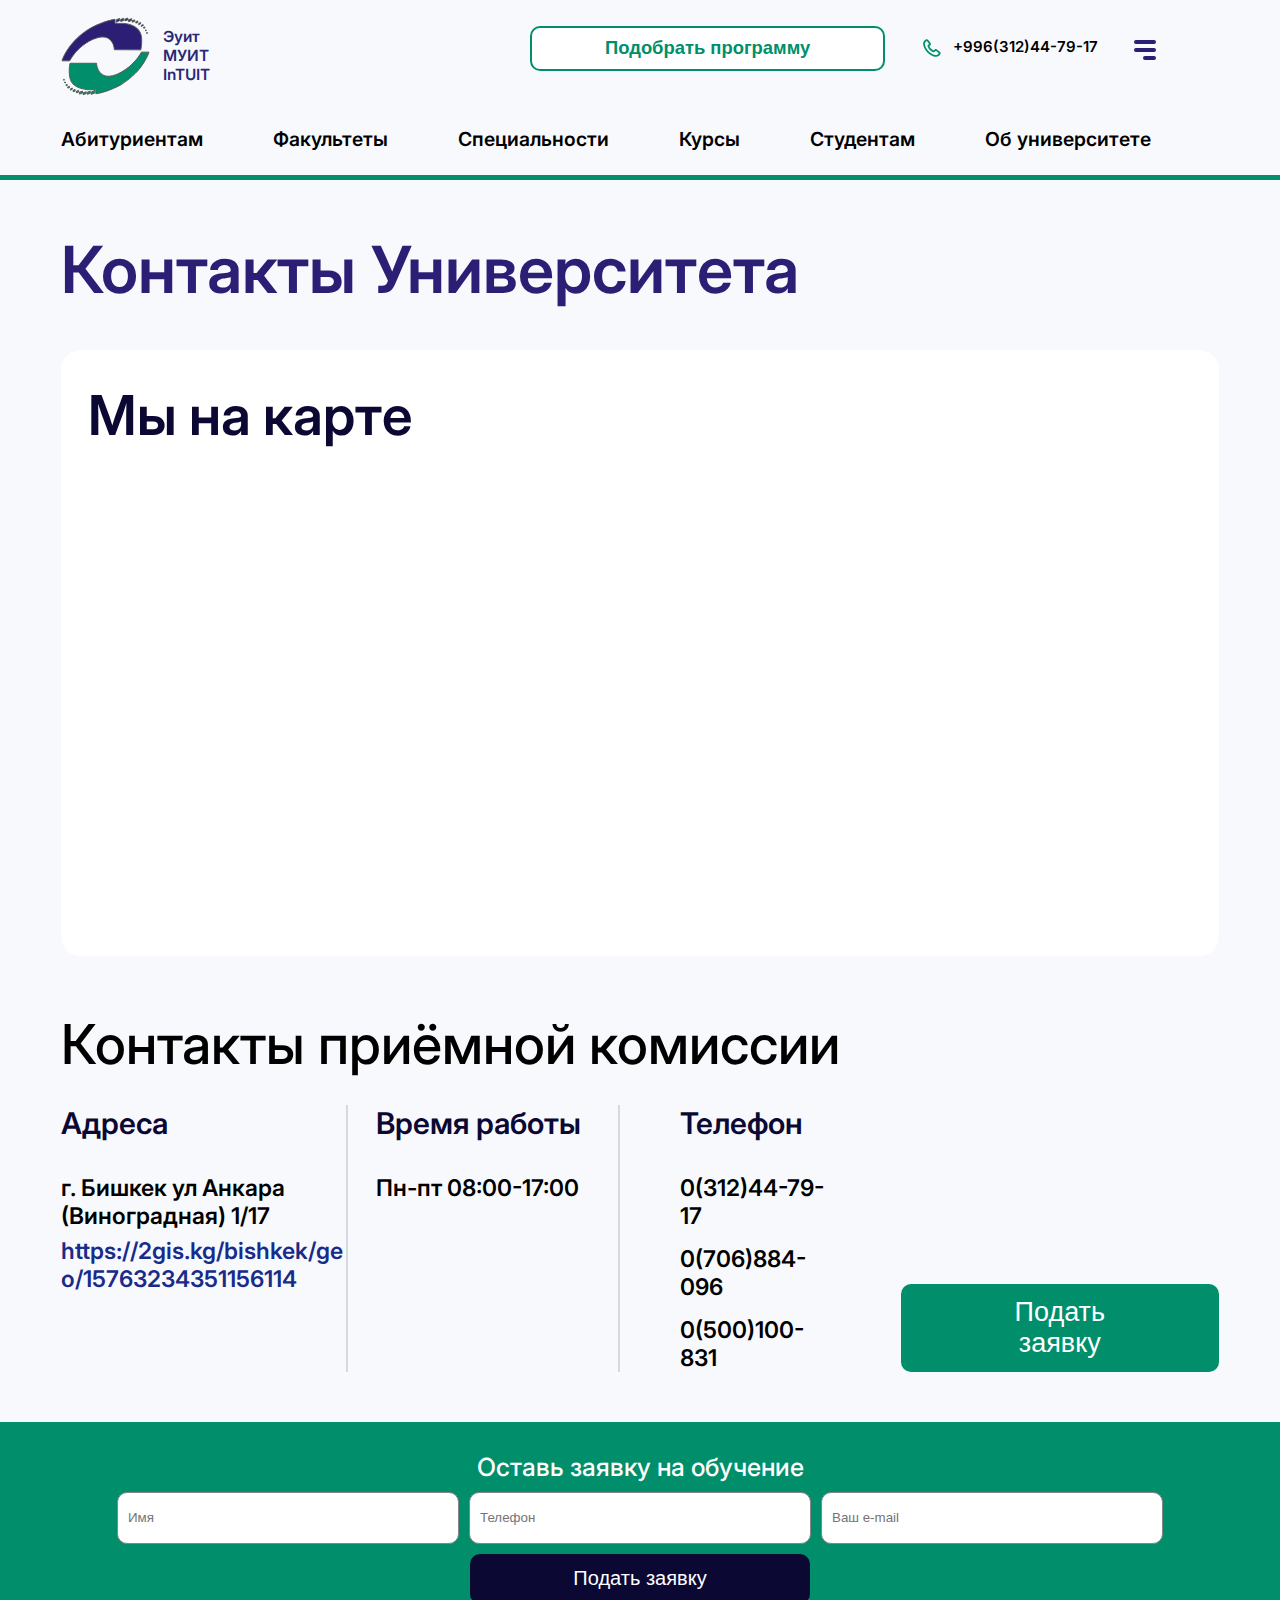
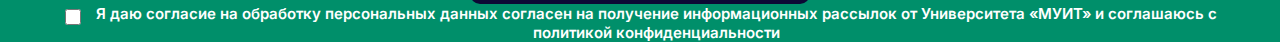
<file: html/contacts.html>
<!DOCTYPE html>
<html lang="en">

<head>
    <meta charset="UTF-8">
    <meta name="viewport" content="width=device-width, initial-scale=1.0">
    <title>Document</title>
    <link rel="stylesheet" href="/css/index.css">
</head>

<body>
    <header>
        <div class="container">
            <div class="header__content">
                <div class="header__right">
                    <img src="/assets/icons/MUIT.svg" alt="">
                    <div class="header__pillar">
                        <p>Эуит</p>
                        <p>МУИТ</p>
                        <p>InTUIT</p>
                    </div>
                </div>
                <div class="header__left">
                    <button>Подобрать программу</button>
                    <div class="header__phone">
                        <img src="/assets/icons/phone.svg" alt="">
                        <p class="header__number">+996(312)44-79-17</p>
                    </div>
                    <div class="header__lines">
                        <div class="header__line"></div>
                        <div class="header__line"></div>
                        <div class="header__line__second"></div>
                    </div>
                </div>
            </div>
            <div class="header__navigation">
                <ul>
                    <li>Абитуриентам</li>
                    <li>Факультеты</li>
                    <li>Специальности</li>
                    <li>Курсы</li>
                    <li>Студентам</li>
                    <li>Об университете</li>
                </ul>
            </div>

        </div>
        <div class="header__bottom">
            <div class="header__band">
            </div>
        </div>
    </header>
    <section class="contacts__hero">
        <div class="container">
            <div class="contacts__content">
                <h2>Контакты Университета</h2>
                <div class="contacts__block">
                    <h2>Мы на карте</h2>
                    <iframe
                        src="https://www.google.com/maps/embed?pb=!1m18!1m12!1m3!1d709.0902619157198!2d74.66732786747401!3d42.85921963454597!2m3!1f0!2f0!3f0!3m2!1i1024!2i768!4f13.1!3m3!1m2!1s0x389eb6c33565dd15%3A0x7092cd68f6b9b884!2z0JHQuNGI0LrQtdC60YHQutC40Lkg0JrQvtC70LvQtdC00LYg0JrQvtC80L_RjNGO0YLQtdGA0L3Ri9GFINCh0LjRgdGC0LXQvCDQuCDQotC10YXQvdC-0LvQvtCz0LjQuQ!5e0!3m2!1sru!2skg!4v1715853017679!5m2!1sru!2skg"
                        width="1320" height="461" style="border:0;" allowfullscreen="" loading="lazy"
                        referrerpolicy="no-referrer-when-downgrade"></iframe>
                </div>
            </div>
            <div class="contacts__reception">
                <h2>Контакты приёмной комиссии</h2>
                <div class="contacts__box">
                    <div class="contacts__address">
                        <h2>Адреса</h2>
                        <p>г. Бишкек ул Анкара (Виноградная) 1/17</p>
                        <a href="#">https://2gis.kg/bishkek/geo/15763234351156114</a>
                    </div>
                    <div class="contacts__work">
                        <h2>Время работы</h2>
                        <p>Пн-пт 08:00-17:00</p>
                    </div>
                    <div class="contacts__phone">
                        <h2>Телефон</h2>
                        <ul>
                            <li>0(312)44-79-17</li>
                            <li>0(706)884-096</li>
                            <li>0(500)100-831</li>
                        </ul>

                    </div>
                    <div class="contacts__btn">
                        <button>Подать заявку</button>
                    </div>
                </div>
            </div>
        </div>
    </section>
    <section class="applicationUp">
        <div class="container">
            <div class="applicationUp__content">
                <h2>Оставь заявку на обучение</h2>
                <div class="applicationUp__block">
                    <input type="text" placeholder="Имя">
                    <input type="number" name="quantity" min="0" placeholder="Телефон">
                    <input type="text" placeholder="Ваш e-mail">
                    <button>Подать заявку</button>
                </div>
                <div class="applicationUp__chekbox">
                    <input type="checkbox">
                    <p>
                        Я даю согласие на обработку персональных данных согласен на получение информационных рассылок
                        от Университета «МУИТ» и соглашаюсь с политикой конфиденциальности
                    </p>
                </div>
            </div>
        </div>
    </section>  
</body>

</html>
</file>
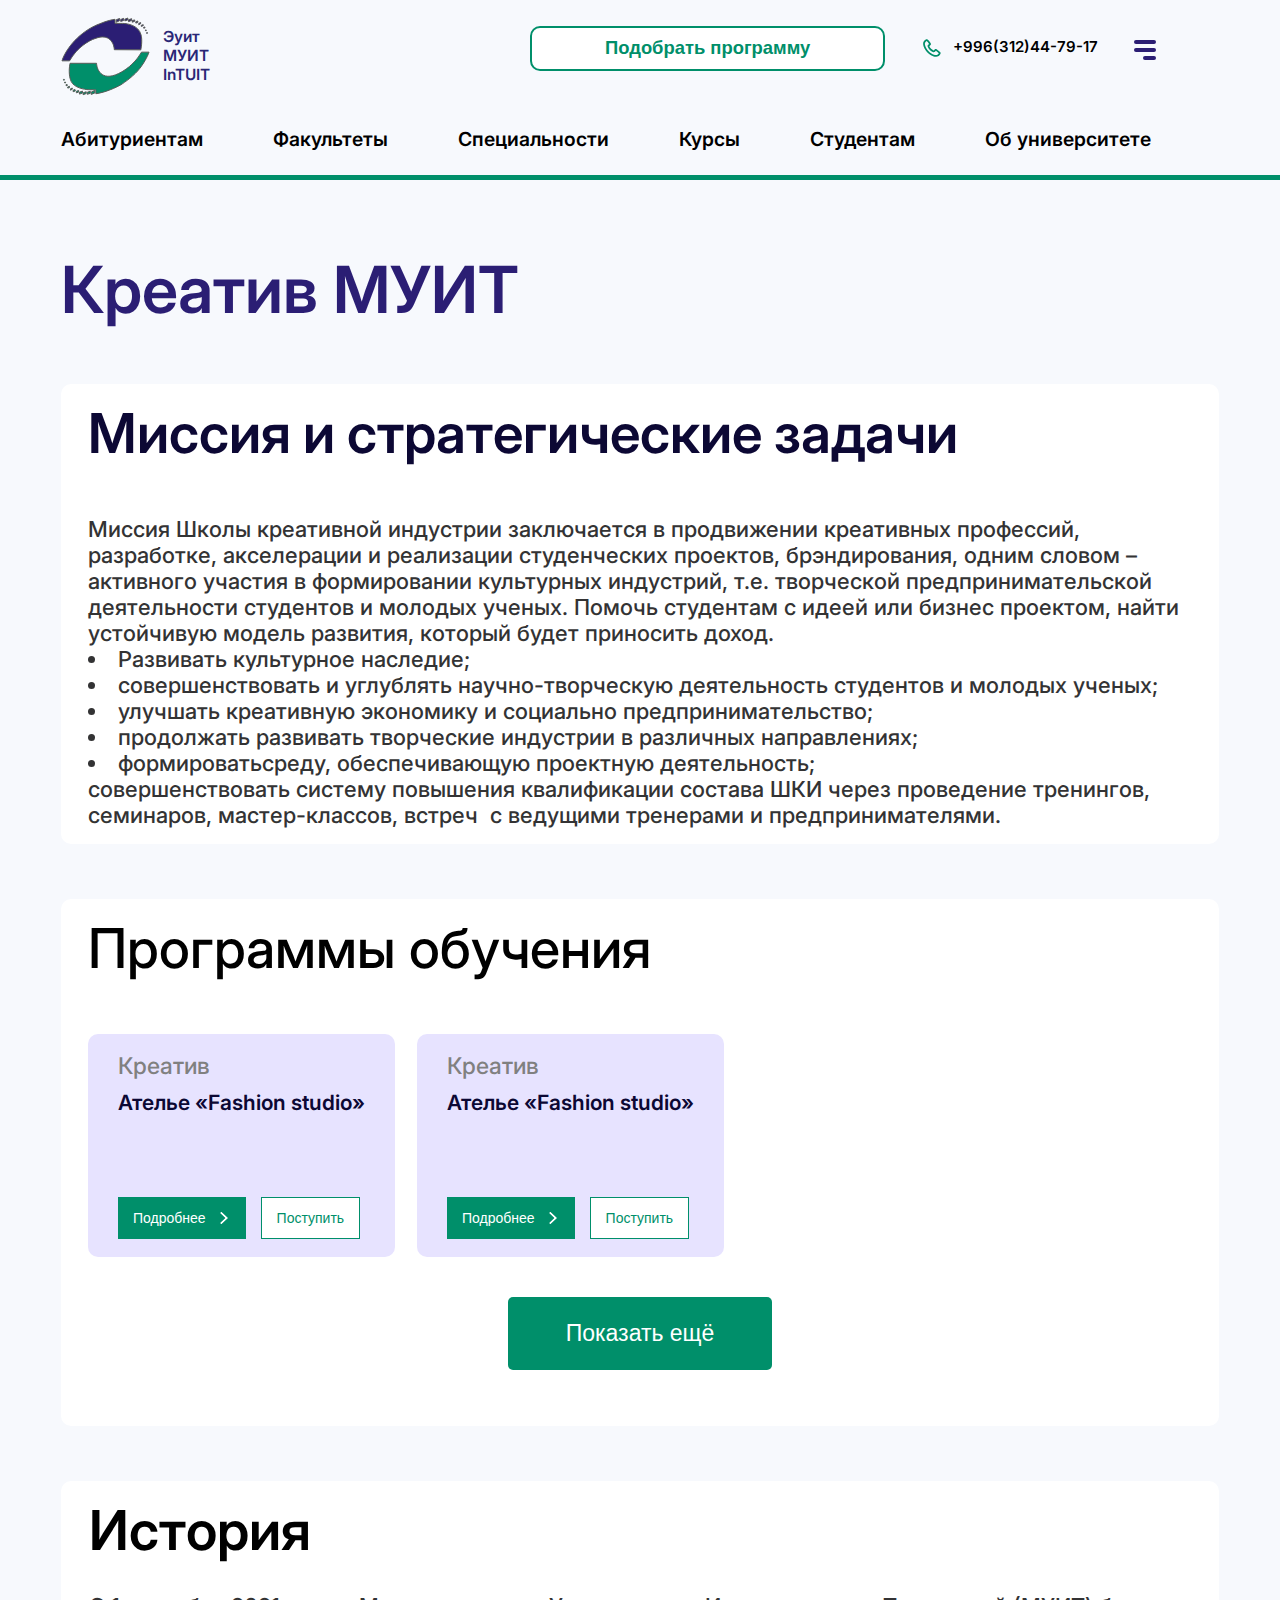
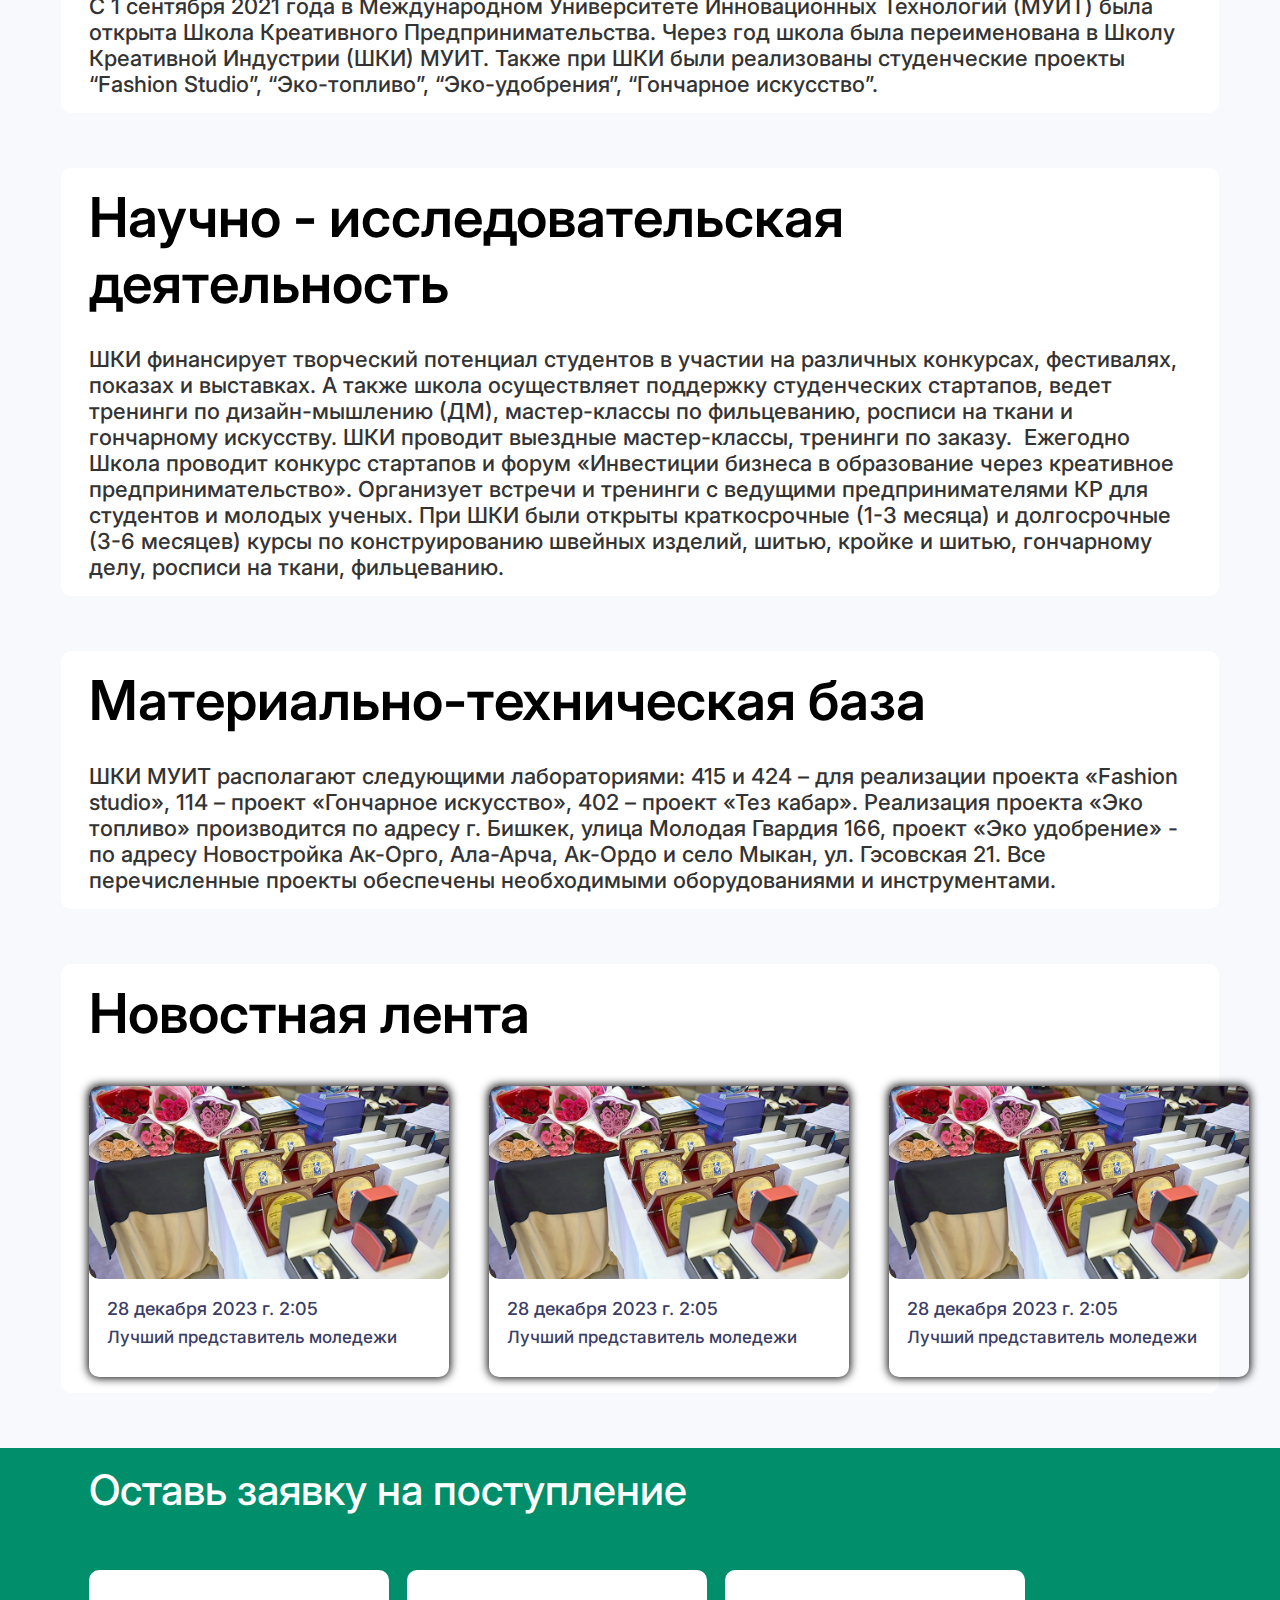
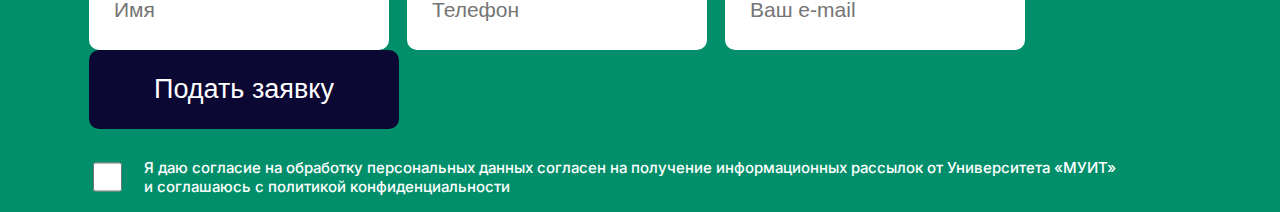
<file: html/creative.html>
<!DOCTYPE html>
<html lang="en">
<head>
    <meta charset="UTF-8">
    <meta name="viewport" content="width=device-width, initial-scale=1.0">
    <title>Document</title>
    <link rel="stylesheet" href="/css/index.css">
</head>
<body>
    <header>
        <div class="container">
            <div class="header__content">
                <div class="header__right">
                    <img src="/assets/icons/MUIT.svg" alt="">
                    <div class="header__pillar">
                        <p>Эуит</p>
                        <p>МУИТ</p>
                        <p>InTUIT</p>
                    </div>
                </div>
                <div class="header__left">
                    <button>Подобрать программу</button>
                    <div class="header__phone">
                        <img src="/assets/icons/phone.svg" alt="">
                        <p class="header__number">+996(312)44-79-17</p>
                    </div>
                    <div class="header__lines">
                        <div class="header__line"></div>
                        <div class="header__line"></div>
                        <div class="header__line__second"></div>
                    </div>
                </div>
            </div>
            <div class="header__navigation">
                <ul>
                    <li>Абитуриентам</li>
                    <li>Факультеты</li>
                    <li>Специальности</li>
                    <li>Курсы</li>
                    <li>Студентам</li>
                    <li>Об университете</li>
                </ul>
            </div>

        </div>
        <div class="header__bottom">
            <div class="header__band">
            </div>
        </div>
    </header>
    <section class="creative">
        <div class="container">
            <div class="creative__title">
                Креатив МУИТ
            </div>
            <div class="creative__content">
                <h1>Миссия и стратегические задачи</h1>
                <p class="creative__descrtiption">Миссия Школы креативной индустрии заключается в продвижении креативных профессий, разработке, акселерации и реализации студенческих проектов, брэндирования, одним словом – активного участия в формировании культурных индустрий, т.е. творческой предпринимательской деятельности студентов и молодых ученых.
                    Помочь студентам с идеей или бизнес проектом, найти устойчивую модель развития, который будет приносить доход.
                    <ul>
                    <li>Развивать культурное наследие;</li>
                    <li>совершенствовать и углублять научно-творческую деятельность студентов и молодых ученых;</li>
                    <li>улучшать креативную экономику и социально предпринимательство;</li>
                    <li>продолжать развивать творческие индустрии в различных направлениях;</li>
                    <li>формироватьсреду, обеспечивающую проектную деятельность;</li>
                </ul>
                    <p class="creative__end">совершенствовать систему повышения квалификации состава ШКИ через проведение тренингов, семинаров, мастер-классов, встреч  с ведущими тренерами и предпринимателями.
                    </p>
                </p>
            </div>
        </div>
    </section>
    <section class="program">
        <div class="container">
            <div class="program__content">
                <h1 class="program__title">Программы обучения</h1>
                <div class="program__box">
                    <div class="program__block">
                        <p>Креатив</p>
                        <h1>Ателье «Fashion studio»</h1>
                        <div class="program__btns">
                            <button class="program__btnOne">
                                Подробнее
                                <img src="/assets/icons/ooui_next-ltr.svg" alt="">
                            </button>
                            <button class="program__btnTwo">Поступить</button>
                        </div>
                    </div>
                    <div class="program__block">
                        <p>Креатив</p>
                        <h1>Ателье «Fashion studio»</h1>
                        <div class="program__btns">
                            <button class="program__btnOne">
                                Подробнее
                                <img src="/assets/icons/ooui_next-ltr.svg" alt="">
                            </button>
                            <button class="program__btnTwo">Поступить</button>
                        </div>
                    </div>
                </div>
                <button class="program__btn">
                    Показать ещё
                </button>
            </div>
        </div>
    </section>
    <section class="history">
        <div class="container">
            <div class="history__content">
                <h1 class="history__title">История</h1>
                <p class="history__description">С 1 сентября 2021 года в Международном Университете Инновационных Технологий (МУИТ) была открыта Школа Креативного Предпринимательства. Через год школа была переименована в Школу Креативной Индустрии (ШКИ) МУИТ.

                    Также при ШКИ были реализованы студенческие проекты “Fashion Studio”, “Эко-топливо”, “Эко-удобрения”, “Гончарное искусство”.</p>
            </div>
        </div>
    </section>
    <section class="activity">
        <div class="container">
            <div class="activity__content">
                <h1 class="activity__title">Научно - исследовательская деятельность</h1>
                <p class="activity__description">ШКИ финансирует творческий потенциал студентов в участии на различных конкурсах, фестивалях, показах и выставках. А также школа осуществляет поддержку студенческих стартапов, ведет тренинги по дизайн-мышлению (ДМ), мастер-классы по фильцеванию, росписи на ткани и гончарному искусству.
                    ШКИ проводит выездные мастер-классы, тренинги по заказу.  Ежегодно Школа проводит конкурс стартапов и форум «Инвестиции бизнеса в образование через креативное предпринимательство».
                    Организует встречи и тренинги с ведущими предпринимателями КР для студентов и молодых ученых.
                    При ШКИ были открыты краткосрочные (1-3 месяца) и долгосрочные (3-6 месяцев) курсы по конструированию швейных изделий, шитью, кройке и шитью, гончарному делу, росписи на ткани, фильцеванию.
                </p>
            </div>
        </div>
    </section>
    <section class="material">
        <div class="container">
            <div class="material__content">
                <h1 class="material__title">Материально-техническая база</h1>
                <p class="material__description">ШКИ МУИТ располагают следующими лабораториями: 415 и 424 – для реализации проекта «Fashion studio», 114 – проект «Гончарное искусство», 402 – проект «Тез кабар». Реализация проекта «Эко топливо» производится по адресу г. Бишкек, улица Молодая Гвардия 166, проект «Эко удобрение» - по адресу Новостройка Ак-Орго, Ала-Арча, Ак-Ордо и село Мыкан, ул. Гэсовская 21. Все перечисленные проекты обеспечены необходимыми оборудованиями и инструментами. 
                </p>
            </div>
        </div>
    </section>
    <section class="ribbon">
        <div class="container">
            <div class="ribbon__content">
                <h1 class="ribbon__title">Новостная лента</h1>
                <div class="ribbon__block">
                    <div class="ribbon__box">
                        <img src="/assets/img/bek.png" alt="">
                        <h1>28 декабря 2023 г. 2:05</h1>
                        <p>Лучший представитель моледежи</p>
                    </div>
                    <div class="ribbon__box">
                        <img src="/assets/img/bek.png" alt="">
                        <h1>28 декабря 2023 г. 2:05</h1>
                        <p>Лучший представитель моледежи</p>
                    </div>
                    <div class="ribbon__box">
                        <img src="/assets/img/bek.png" alt="">
                        <h1>28 декабря 2023 г. 2:05</h1>
                        <p>Лучший представитель моледежи</p>
                    </div>
                </div>
            </div>
        </div>
    </section>
    <section class="aplication">
        <div class="container">
            <div class="aplication__content">
                <h1 class="aplication__title">Оставь заявку на поступление</h1>
                <div class="aplication__label">
                    <label for="">
                        <input class="aplication__input" type="text" placeholder="Имя">
                    </label>
                    <label for="">
                        <input class="aplication__input" type="text" placeholder="Телефон">
                    </label>
                    <label for="">
                        <input class="aplication__input" type="text" placeholder="Ваш e-mail">
                    </label>
                    <button class="aplication__btn">Подать заявку</button>
                </div>
                <div class="aplication__condition">
                    <input class="aplication__mark" type="checkbox">
                    <p class="aplication__description">
                        Я даю согласие на обработку персональных данных согласен на получение информационных рассылок от Университета «МУИТ» и соглашаюсь с политикой конфиденциальности
                    </p>
                </div>
            </div>
        </div>
    </section>
</body>
</html>
</file>
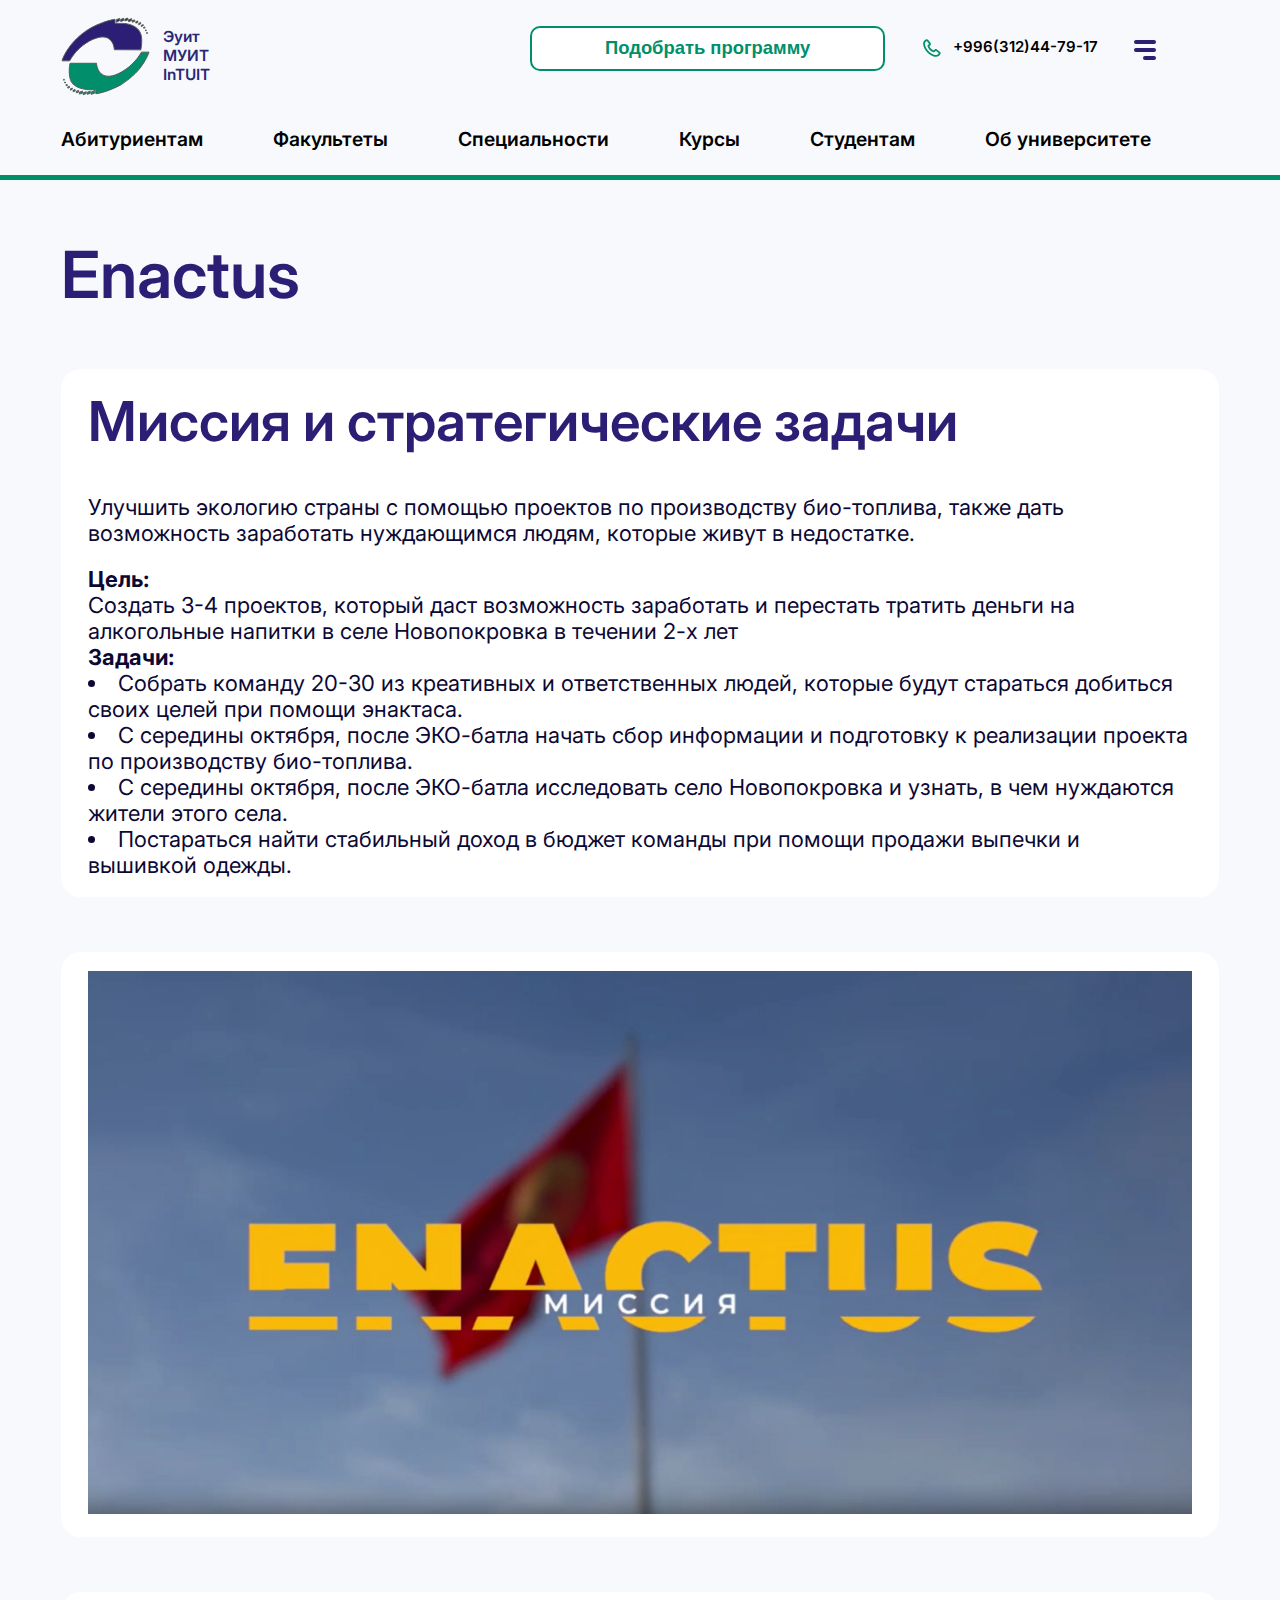
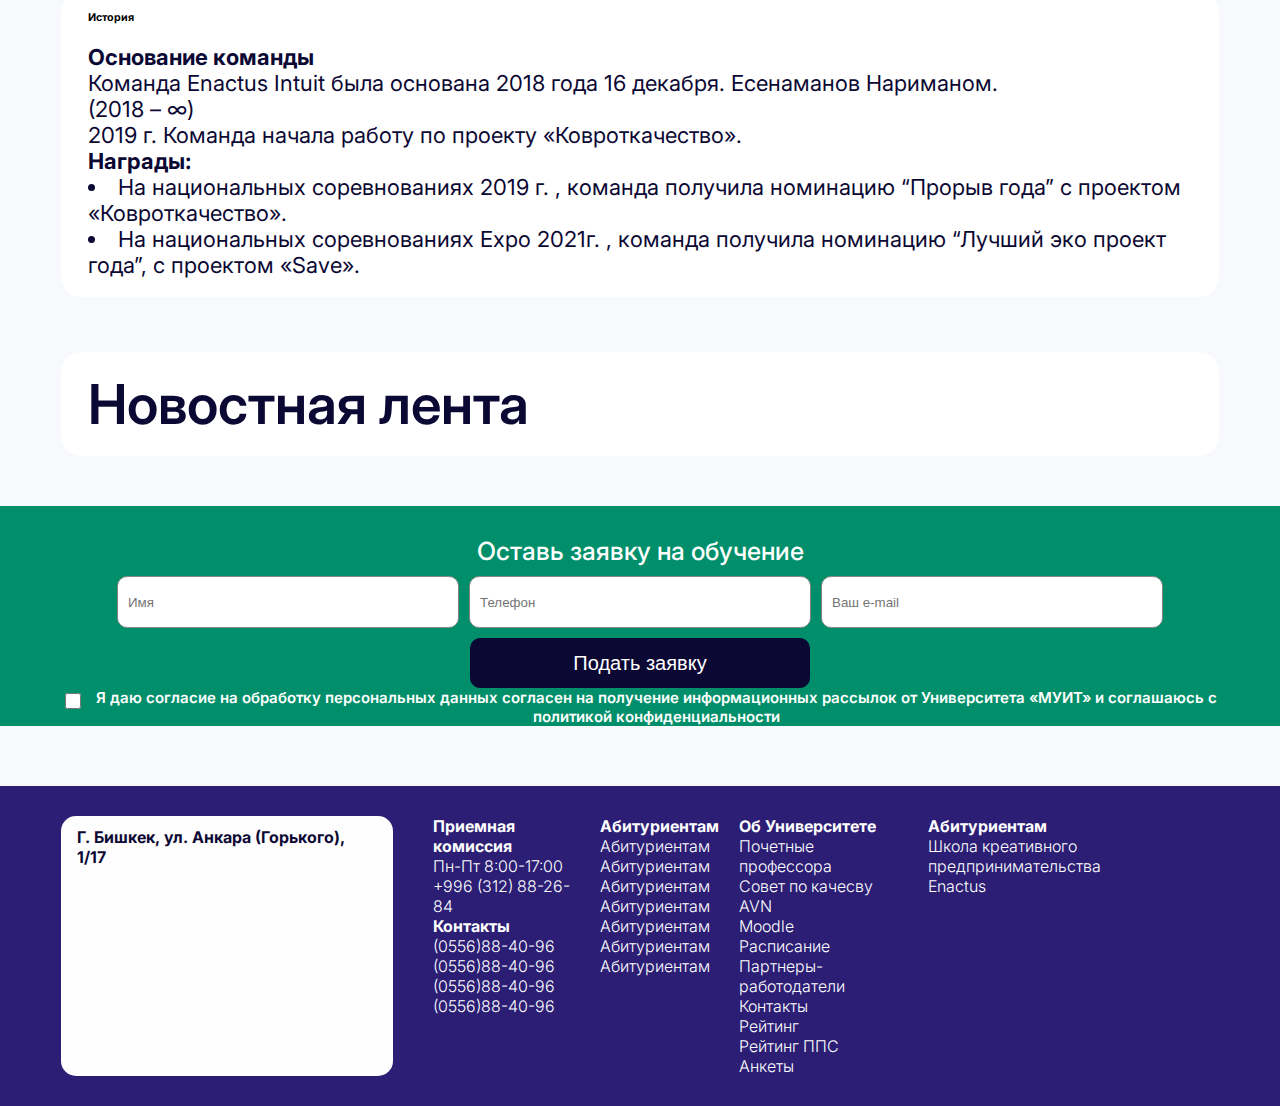
<file: html/enactus.html>
<!DOCTYPE html>
<html lang="en">

<head>
    <meta charset="UTF-8">
    <meta name="viewport" content="width=device-width, initial-scale=1.0">
    <title>Document</title>
    <link rel="stylesheet" href="/css/index.css">
</head>

<body>
    <header>
        <div class="container">
            <div class="header__content">
                <div class="header__right">
                    <img src="/assets/icons/MUIT.svg" alt="">
                    <div class="header__pillar">
                        <p>Эуит</p>
                        <p>МУИТ</p>
                        <p>InTUIT</p>
                    </div>
                </div>
                <div class="header__left">
                    <button>Подобрать программу</button>
                    <div class="header__phone">
                        <img src="/assets/icons/phone.svg" alt="">
                        <p class="header__number">+996(312)44-79-17</p>
                    </div>
                    <div class="header__lines">
                        <div class="header__line"></div>
                        <div class="header__line"></div>
                        <div class="header__line__second"></div>
                    </div>
                </div>
            </div>
            <div class="header__navigation">
                <ul>
                    <li>Абитуриентам</li>
                    <li>Факультеты</li>
                    <li>Специальности</li>
                    <li>Курсы</li>
                    <li>Студентам</li>
                    <li>Об университете</li>
                </ul>
            </div>

        </div>
        <div class="header__bottom">
            <div class="header__band">
            </div>
        </div>
    </header>
    <section class="enactus">
        <div class="container">
            <div class="enactus__content">
                <h2>Enactus</h2>
                <div class="enactus__box">
                    <div class="enactus__task">
                        <h3>Миссия и стратегические задачи</h3>
                        <p>Улучшить экологию страны с помощью проектов по производству био-топлива, также дать
                            возможность
                            заработать нуждающимся людям, которые живут в недостатке.</p>
                    </div>
                    <div class="enactus__task2">
                        <h4>Цель:</h4>
                        <p>Создать 3-4 проектов, который даст возможность заработать и перестать тратить деньги на
                            алкогольные напитки в селе Новопокровка в течении 2-х лет</p>
                    </div>
                    <div class="enactus__task3">
                        <h5>Задачи:</h5>
                        <ul>
                            <li>Собрать команду 20-30 из креативных и ответственных людей, которые будут стараться
                                добиться
                                своих целей при помощи энактаса.</li>
                            <li>С середины октября, после ЭКО-батла начать сбор информации и подготовку к реализации
                                проекта
                                по производству био-топлива.</li>
                            <li>С середины октября, после ЭКО-батла исследовать село Новопокровка и узнать, в чем
                                нуждаются
                                жители этого села.</li>
                            <li>Постараться найти стабильный доход в бюджет команды при помощи продажи выпечки и
                                вышивкой
                                одежды.</li>
                        </ul>
                    </div>
                </div>
                <div class="enactus__box">
                    <img src="/assets/img/video.png" alt="">
                </div>
                <div class="enactus__box">
                    <h6>История</h6>
                    <div class="enactus__task2">
                        <h4>Основание команды</h4>
                        <p>Команда Enactus Intuit была основана 2018 года 16 декабря. Есенаманов Нариманом.</p>
                        <p>(2018 – ∞)</p>
                        <p>2019 г. Команда начала работу по проекту «Ковроткачество».</p>
                    </div>
                    <div class="enactus__task3">
                        <h5>Награды:</h5>
                        <ul>
                            <li>На национальных соревнованиях 2019 г. , команда получила номинацию “Прорыв года” с
                                проектом «Ковроткачество».</li>
                            <li>На национальных соревнованиях Expo 2021г. , команда получила номинацию “Лучший эко
                                проект года”, с проектом «Save».</li>
                        </ul>
                    </div>
                </div>
                <div class="enactus__box">
                    <h3>Новостная лента</h3>
                </div>
            </div>
        </div>
    </section>
    <section class="applicationUp">
        <div class="container">
            <div class="applicationUp__content">
                <h2>Оставь заявку на обучение</h2>
                <div class="applicationUp__block">
                    <input type="text" placeholder="Имя">
                    <input type="number" name="quantity" min="0" placeholder="Телефон">
                    <input type="text" placeholder="Ваш e-mail">
                    <button>Подать заявку</button>
                </div>
                <div class="applicationUp__chekbox">
                    <input type="checkbox">
                    <p>
                        Я даю согласие на обработку персональных данных согласен на получение информационных рассылок
                        от Университета «МУИТ» и соглашаюсь с политикой конфиденциальности
                    </p>
                </div>
            </div>
        </div>
    </section>
    <section class="footer">
        <div class="container">
            <div class="footer__content">
                <div class="footer__block">
                    <h2>Г. Бишкек, ул. Анкара (Горького), 1/17</h2>
                    <iframe class="footer__map" src="https://www.google.com/maps/embed?pb=!1m18!1m12!1m3!1d2924.680321775747!2d74.66281607676483!3d42.85848280346621!2m3!1f0!2f0!3f0!3m2!1i1024!2i768!4f13.1!3m3!1m2!1s0x389eb71da2d7906f%3A0xafa2fd7c335c28fd!2z0JzQo9CY0KI!5e0!3m2!1sru!2skg!4v1713959005855!5m2!1sru!2skg"   style="border:0;" allowfullscreen="" loading="lazy" referrerpolicy="no-referrer-when-downgrade"></iframe>
                </div>
                <div class="footer__box">
                    <div class="footer__list">
                        <p>Приемная комиссия</p>
                        <ul>
                            <li>Пн-Пт 8:00-17:00</li>
                            <li>+996 (312) 88-26-84</li>
                        </ul>
                        <p>Контакты</p>
                        <ul>
                            <li>(0556)88-40-96</li>
                            <li>(0556)88-40-96</li>
                            <li>(0556)88-40-96</li>
                            <li>(0556)88-40-96</li>
                        </ul>
                    </div>
                    <div class="footer__list">
                        <p>Абитуриентам</p>
                        <ul>
                            <li>Абитуриентам</li>
                            <li>Абитуриентам</li>
                            <li>Абитуриентам</li>
                            <li>Абитуриентам</li>
                            <li>Абитуриентам</li>
                            <li>Абитуриентам</li>
                            <li>Абитуриентам</li>
                        </ul>
                    </div>
                    <div class="footer__list">
                        <p>Об Университете</p>
                        <ul>
                            <li>Почетные профессора</li>
                            <li>Совет по качесву</li>
                            <li>AVN</li>
                            <li>Moodle</li>
                            <li>Расписание</li>
                            <li>Партнеры-работодатели</li>
                            <li>Контакты</li>
                            <li>Рейтинг</li>
                            <li>Рейтинг ППС</li>
                            <li>Анкеты</li>
                        </ul>
                    </div>
                    <div class="footer__list">
                        <p>Абитуриентам</p>
                        <ul>
                            <li>Школа креативного предпринимательства</li>
                            <li>Enactus</li>
                        </ul>
                    </div>
                </div>
                <div class="footer__mobile">
                    <div class="footer__mobile__map">
                        <h2>Г. Бишкек, ул. Анкара (Горького), 1/17</h2>
                        <iframe class="footer__map" src="https://www.google.com/maps/embed?pb=!1m18!1m12!1m3!1d2924.680321775747!2d74.66281607676483!3d42.85848280346621!2m3!1f0!2f0!3f0!3m2!1i1024!2i768!4f13.1!3m3!1m2!1s0x389eb71da2d7906f%3A0xafa2fd7c335c28fd!2z0JzQo9CY0KI!5e0!3m2!1sru!2skg!4v1713959005855!5m2!1sru!2skg"   style="border:0;" allowfullscreen="" loading="lazy" referrerpolicy="no-referrer-when-downgrade"></iframe>
                    </div>
                    <div class="footer__mobile__dropdown">
                        <select class="footer__mobile__option" id="color-dropdown">
                            <option class="footer__option">факультет</option>
                            <option class="footer__option">Программирование</option>
                            <option class="footer__option">Программирование</option>
                        </select>
                        <select class="footer__mobile__option" id="color-dropdown">
                            <option class="footer__option">Выберите формат обучения</option>
                            <option class="footer__option">Программирование</option>
                            <option class="footer__option">Программирование</option>
                        </select>
                        <select class="footer__mobile__option" id="color-dropdown">
                            <option class="footer__option">факультет</option>
                            <option class="footer__option">Программирование</option>
                            <option class="footer__option">Программирование</option>
                        </select>
                        <select class="footer__mobile__option" id="color-dropdown">
                            <option class="footer__option">Выберите формат обучения</option>
                            <option class="footer__option">Программирование</option>
                            <option class="footer__option">Программирование</option>
                        </select>
                        <select class="footer__mobile__option" id="color-dropdown">
                            <option class="footer__option">факультет</option>
                            <option class="footer__option">Программирование</option>
                            <option class="footer__option">Программирование</option>
                        </select>
                    </div>
                    <div class="footer__feedback">
                        <button>Обратная связь</button>
                        <div class="footer__feedback--block">
                            <button><img src="/assets/icons/whatBlue.svg" alt=""></button>
                            <button><img src="/assets/icons/instaBlue.svg" alt=""></button>
                        </div>
                    </div>
                </div>
            </div>  
        </div>
    </section>
</body>

</html>
</file>
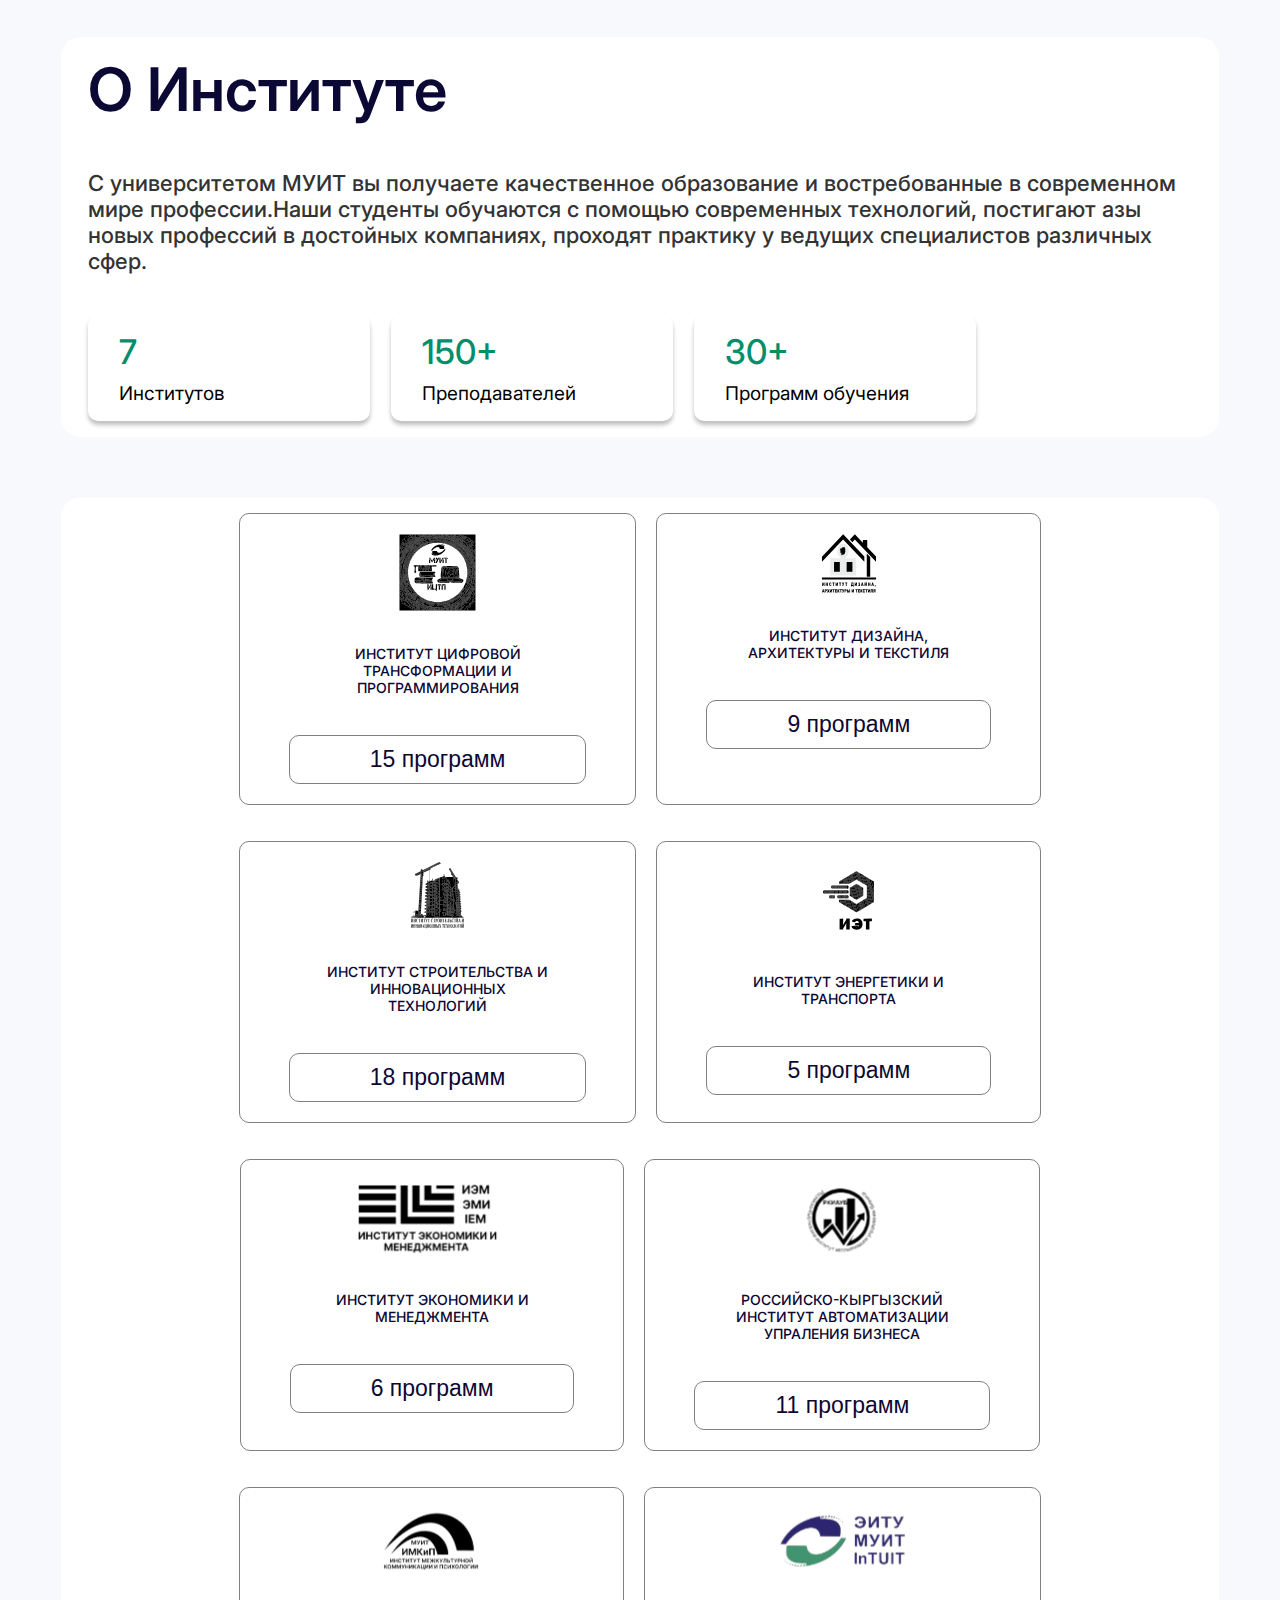
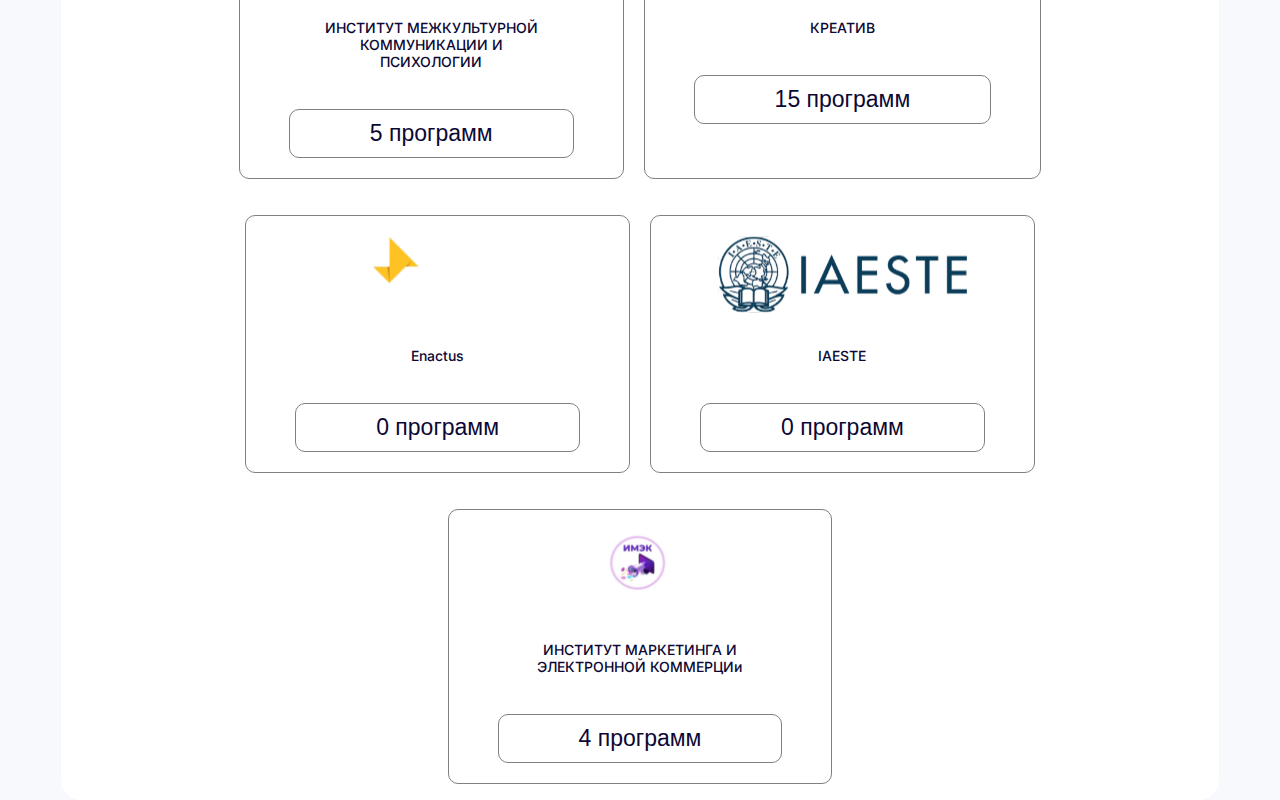
<file: html/institute.html>
<!DOCTYPE html>
<html lang="en">

<head>
    <meta charset="UTF-8">
    <meta name="viewport" content="width=device-width, initial-scale=1.0">
    <title>Document</title>
    <link rel="stylesheet" href="/css/index.css">
</head>

<body>
    <div class="institute">
        <div class="container">
            <div class="institute__content">
                <div class="institute__block">
                    <h2>О Институте</h2>
                    <p>С университетом МУИТ вы получаете качественное образование и востребованные в современном мире
                        профессии.Наши студенты обучаются с помощью современных технологий, постигают азы новых
                        профессий в достойных компаниях, проходят практику у ведущих специалистов различных сфер.</p>
                </div>
                <div class="institute__direction">
                    <div class="institute__box">
                        <h3>7</h3>
                        <p>Институтов</p>
                    </div>
                    <div class="institute__box">
                        <h3>150+</h3>
                        <p>Преподавателей</p>
                    </div>
                    <div class="institute__box">
                        <h3>30+</h3>
                        <p>Программ обучения</p>
                    </div>
                </div>
            </div>
            <div class="institute__programs">
                <div class="institute__partners">
                    <img src="/assets/icons/muitt.svg" alt="">
                    <h3>ИНСТИТУТ ЦИФРОВОЙ ТРАНСФОРМАЦИИ И ПРОГРАММИРОВАНИЯ</h3>
                    <button>15 программ</button>
                </div>
                <div class="institute__partners">
                    <img src="/assets/icons/design.svg" alt="">
                    <h3>ИНСТИТУТ ДИЗАЙНА, АРХИТЕКТУРЫ И ТЕКСТИЛЯ</h3>
                    <button>9 программ</button>
                </div>
                <div class="institute__partners">
                    <img src="/assets/icons/construction.svg" alt="">
                    <h3>ИНСТИТУТ СТРОИТЕЛЬСТВА И ИННОВАЦИОННЫХ ТЕХНОЛОГИЙ</h3>
                    <button>18 программ</button>
                </div>  
                <div class="institute__partners">
                    <img src="/assets/icons/iet.svg" alt="">
                    <h3>ИНСТИТУТ ЭНЕРГЕТИКИ И ТРАНСПОРТА</h3>
                    <button>5 программ</button>
                </div>
                <div class="institute__partners">
                    <img src="/assets/icons/economy.svg" alt="">
                    <h3>ИНСТИТУТ ЭКОНОМИКИ И МЕНЕДЖМЕНТА</h3>
                    <button>6 программ</button>
                </div>
                <div class="institute__partners">
                    <img src="/assets/icons/rkia.svg" alt="">
                    <h3>РОССИЙСКО-КЫРГЫЗСКИЙ ИНСТИТУТ АВТОМАТИЗАЦИИ УПРАЛЕНИЯ БИЗНЕСА</h3>
                    <button>11 программ</button>
                </div>
                <div class="institute__partners">
                    <img src="/assets/icons/culture.svg" alt="">
                    <h3>ИНСТИТУТ МЕЖКУЛЬТУРНОЙ КОММУНИКАЦИИ И ПСИХОЛОГИИ</h3>
                    <button>5 программ</button>
                </div>
                <div class="institute__partners">
                    <img src="/assets/icons/intuit.svg" alt="">
                    <h3>КРЕАТИВ</h3>
                    <button>15 программ</button>
                </div>
                <div class="institute__partners">
                    <img src="/assets/icons/enactus.svg" alt="">
                    <h3>Enactus</h3>
                    <button>0 программ</button>
                </div>
                <div class="institute__partners">
                    <img src="/assets/icons/iaeste.svg" alt="">
                    <h3>IAESTE</h3>
                    <button>0 программ</button>
                </div>
                <div class="institute__partners">
                    <img src="/assets/icons/imek.svg" alt="">
                    <h3>ИНСТИТУТ МАРКЕТИНГА И ЭЛЕКТРОННОЙ КОММЕРЦИи</h3>
                    <button>4 программ</button>
                </div>
            </div>
        </div>
    </div>
</body>

</html>
</file>
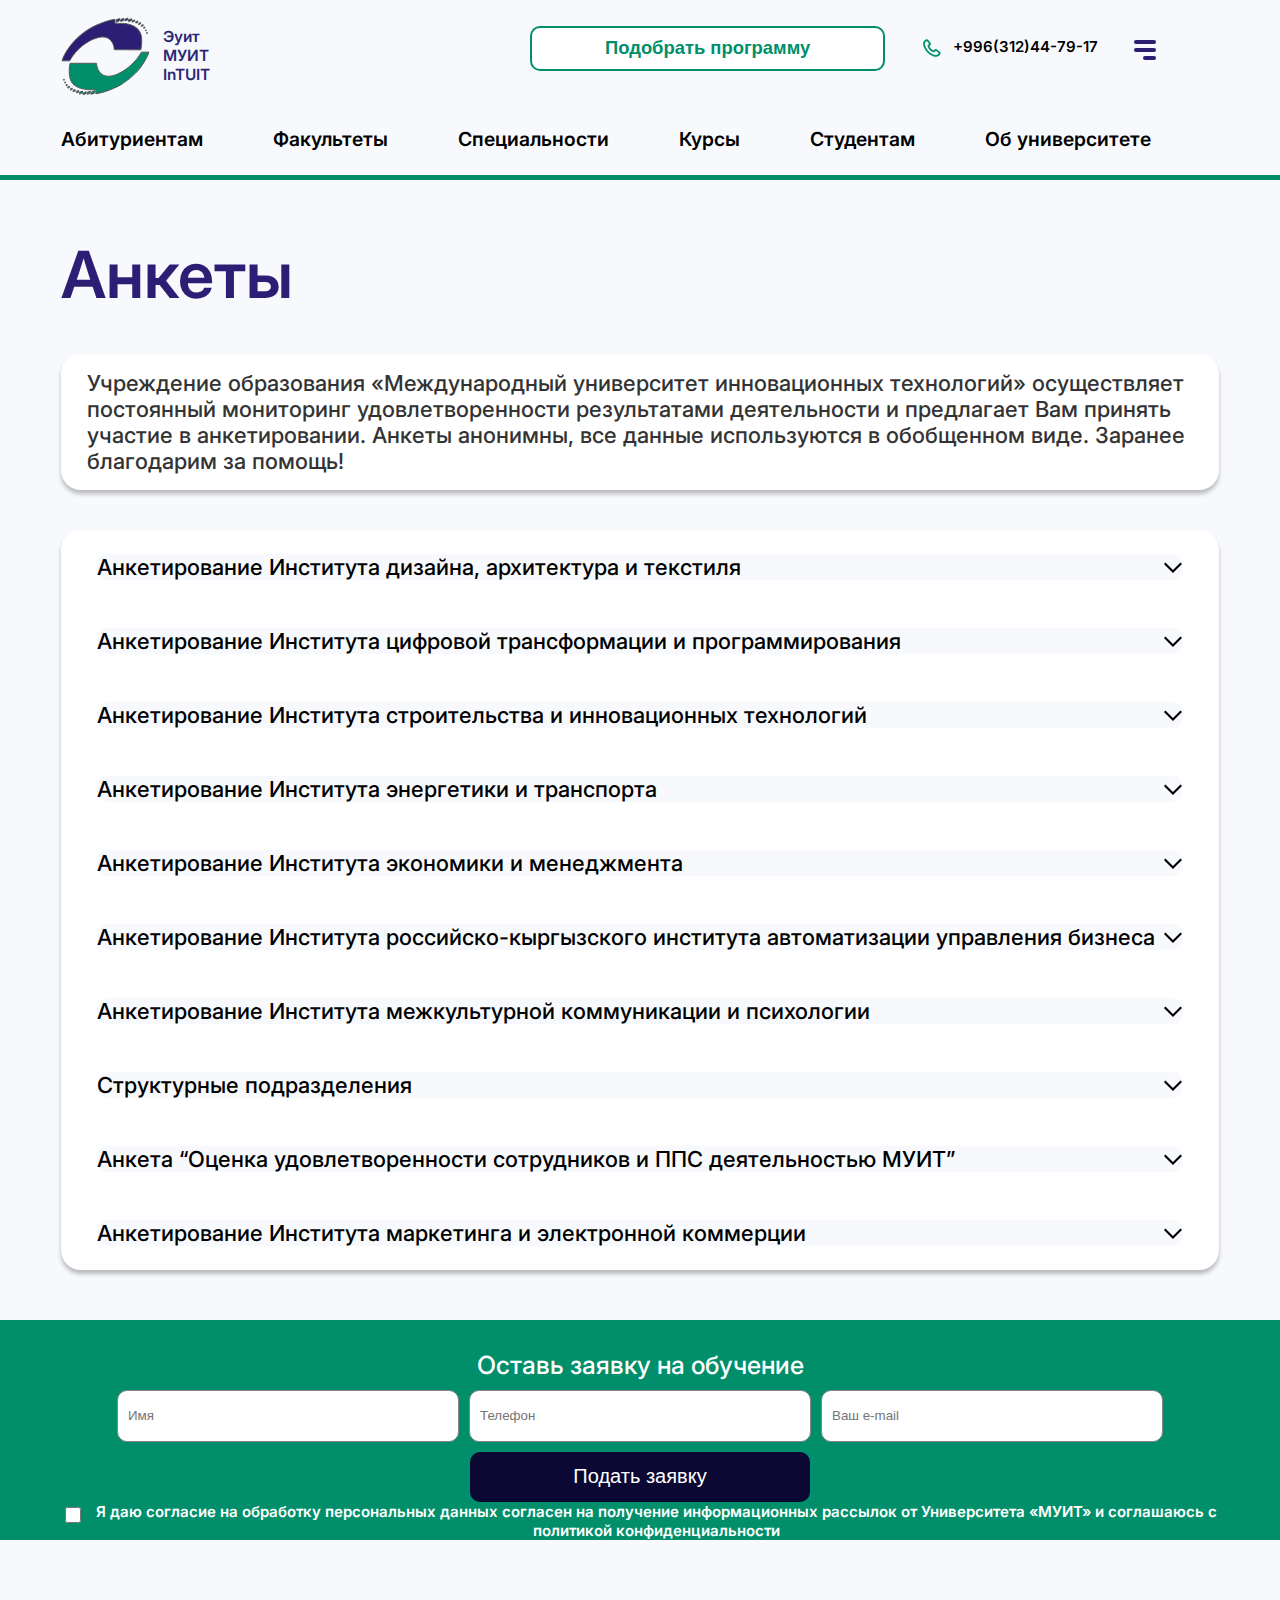
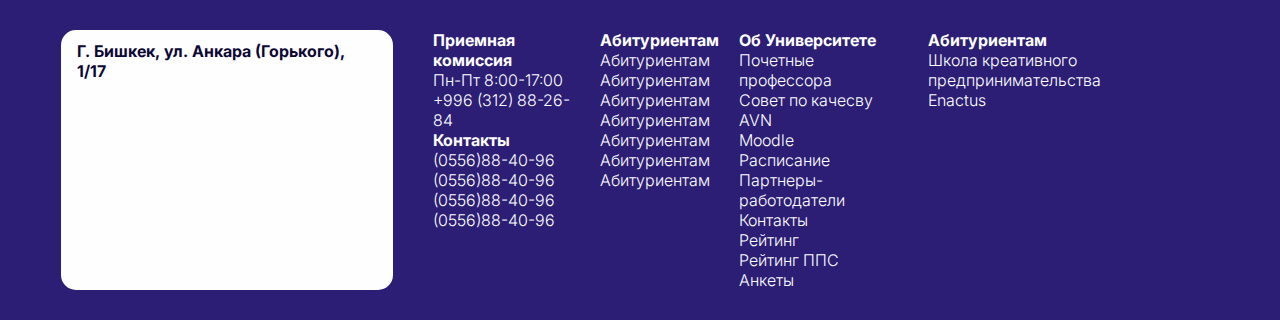
<file: html/questionnaire.html>
<!DOCTYPE html>
<html lang="en">

<head>
    <meta charset="UTF-8">
    <meta name="viewport" content="width=device-width, initial-scale=1.0">
    <title>Document</title>
    <link rel="stylesheet" href="/css/index.css">
</head>

<body>
    <header>
        <div class="container">
            <div class="header__content">
                <div class="header__right">
                    <img src="/assets/icons/MUIT.svg" alt="">
                    <div class="header__pillar">
                        <p>Эуит</p>
                        <p>МУИТ</p>
                        <p>InTUIT</p>
                    </div>
                </div>
                <div class="header__left">
                    <button>Подобрать программу</button>
                    <div class="header__phone">
                        <img src="/assets/icons/phone.svg" alt="">
                        <p class="header__number">+996(312)44-79-17</p>
                    </div>
                    <div class="header__lines">
                        <div class="header__line"></div>
                        <div class="header__line"></div>
                        <div class="header__line__second"></div>
                    </div>
                </div>
            </div>
            <div class="header__navigation">
                <ul>
                    <li>Абитуриентам</li>
                    <li>Факультеты</li>
                    <li>Специальности</li>
                    <li>Курсы</li>
                    <li>Студентам</li>
                    <li>Об университете</li>
                </ul>
            </div>

        </div>
        <div class="header__bottom">
            <div class="header__band">
            </div>
        </div>
    </header>
    <section class="questionnaire">
        <div class="container">
            <div class="questionnaire__content">
                <h2>Анкеты</h2>
                <div class="questionnaire__block">
                    <p>Учреждение образования «Международный университет инновационных технологий» осуществляет
                        постоянный мониторинг удовлетворенности результатами деятельности и предлагает Вам принять
                        участие в анкетировании.
                        Анкеты анонимны, все данные используются в обобщенном виде.
                        Заранее благодарим за помощь!</p>
                </div>
                <div class="questionnaire__box">
                    <div class="questionnaire__row">
                        <ul>
                            <li>Анкетирование Института дизайна, архитектура и текстиля</li>
                            <img src="/assets/icons/down.svg" alt="">
                        </ul>
                    </div>
                    <div class="questionnaire__row">
                        <ul>
                            <li>Анкетирование Института цифровой трансформации и программирования</li>
                            <img src="/assets/icons/down.svg" alt="">
                        </ul>
                    </div>
                    <div class="questionnaire__row">
                        <ul>
                            <li>Анкетирование Института строительства и инновационных технологий</li>
                            <img src="/assets/icons/down.svg" alt="">
                        </ul>
                    </div>
                    <div class="questionnaire__row">
                        <ul>
                            <li>Анкетирование Института энергетики и транспорта</li>
                            <img src="/assets/icons/down.svg" alt="">
                        </ul>
                    </div>
                    <div class="questionnaire__row">
                        <ul>
                            <li>Анкетирование Института экономики и менеджмента</li>
                            <img src="/assets/icons/down.svg" alt="">
                        </ul>
                    </div>
                    <div class="questionnaire__row">
                        <ul>
                            <li>Анкетирование Института российско-кыргызского института автоматизации управления бизнеса
                            </li>
                            <img src="/assets/icons/down.svg" alt="">
                        </ul>
                    </div>
                    <div class="questionnaire__row">
                        <ul>
                            <li>Анкетирование Института межкультурной коммуникации и психологии</li>
                            <img src="/assets/icons/down.svg" alt="">
                        </ul>
                    </div>
                    <div class="questionnaire__row">
                        <ul>
                            <li>Структурные подразделения</li>
                            <img src="/assets/icons/down.svg" alt="">
                        </ul>
                    </div>
                    <div class="questionnaire__row">
                        <ul>
                            <li>Анкета “Оценка удовлетворенности сотрудников и ППС деятельностью МУИТ”</li>
                            <img src="/assets/icons/down.svg" alt="">
                        </ul>
                    </div>
                    <div class="questionnaire__row">
                        <ul>
                            <li>Анкетирование Института маркетинга и электронной коммерции</li>
                            <img src="/assets/icons/down.svg" alt="">
                        </ul>
                    </div>
                </div>
            </div>
        </div>
    </section>
    <section class="applicationUp">
        <div class="container">
            <div class="applicationUp__content">
                <h2>Оставь заявку на обучение</h2>
                <div class="applicationUp__block">
                    <input type="text" placeholder="Имя">
                    <input type="number" name="quantity" min="0" placeholder="Телефон">
                    <input type="text" placeholder="Ваш e-mail">
                    <button>Подать заявку</button>
                </div>
                <div class="applicationUp__chekbox">
                    <input type="checkbox">
                    <p>
                        Я даю согласие на обработку персональных данных согласен на получение информационных рассылок
                        от Университета «МУИТ» и соглашаюсь с политикой конфиденциальности
                    </p>
                </div>
            </div>
        </div>
    </section>
    <section class="footer">
        <div class="container">
            <div class="footer__content">
                <div class="footer__block">
                    <h2>Г. Бишкек, ул. Анкара (Горького), 1/17</h2>
                    <iframe class="footer__map" src="https://www.google.com/maps/embed?pb=!1m18!1m12!1m3!1d2924.680321775747!2d74.66281607676483!3d42.85848280346621!2m3!1f0!2f0!3f0!3m2!1i1024!2i768!4f13.1!3m3!1m2!1s0x389eb71da2d7906f%3A0xafa2fd7c335c28fd!2z0JzQo9CY0KI!5e0!3m2!1sru!2skg!4v1713959005855!5m2!1sru!2skg"   style="border:0;" allowfullscreen="" loading="lazy" referrerpolicy="no-referrer-when-downgrade"></iframe>
                </div>
                <div class="footer__box">
                    <div class="footer__list">
                        <p>Приемная комиссия</p>
                        <ul>
                            <li>Пн-Пт 8:00-17:00</li>
                            <li>+996 (312) 88-26-84</li>
                        </ul>
                        <p>Контакты</p>
                        <ul>
                            <li>(0556)88-40-96</li>
                            <li>(0556)88-40-96</li>
                            <li>(0556)88-40-96</li>
                            <li>(0556)88-40-96</li>
                        </ul>
                    </div>
                    <div class="footer__list">
                        <p>Абитуриентам</p>
                        <ul>
                            <li>Абитуриентам</li>
                            <li>Абитуриентам</li>
                            <li>Абитуриентам</li>
                            <li>Абитуриентам</li>
                            <li>Абитуриентам</li>
                            <li>Абитуриентам</li>
                            <li>Абитуриентам</li>
                        </ul>
                    </div>
                    <div class="footer__list">
                        <p>Об Университете</p>
                        <ul>
                            <li>Почетные профессора</li>
                            <li>Совет по качесву</li>
                            <li>AVN</li>
                            <li>Moodle</li>
                            <li>Расписание</li>
                            <li>Партнеры-работодатели</li>
                            <li>Контакты</li>
                            <li>Рейтинг</li>
                            <li>Рейтинг ППС</li>
                            <li>Анкеты</li>
                        </ul>
                    </div>
                    <div class="footer__list">
                        <p>Абитуриентам</p>
                        <ul>
                            <li>Школа креативного предпринимательства</li>
                            <li>Enactus</li>
                        </ul>
                    </div>
                </div>
                <div class="footer__mobile">
                    <div class="footer__mobile__map">
                        <h2>Г. Бишкек, ул. Анкара (Горького), 1/17</h2>
                        <iframe class="footer__map" src="https://www.google.com/maps/embed?pb=!1m18!1m12!1m3!1d2924.680321775747!2d74.66281607676483!3d42.85848280346621!2m3!1f0!2f0!3f0!3m2!1i1024!2i768!4f13.1!3m3!1m2!1s0x389eb71da2d7906f%3A0xafa2fd7c335c28fd!2z0JzQo9CY0KI!5e0!3m2!1sru!2skg!4v1713959005855!5m2!1sru!2skg"   style="border:0;" allowfullscreen="" loading="lazy" referrerpolicy="no-referrer-when-downgrade"></iframe>
                    </div>
                    <div class="footer__mobile__dropdown">
                        <select class="footer__mobile__option" id="color-dropdown">
                            <option class="footer__option">факультет</option>
                            <option class="footer__option">Программирование</option>
                            <option class="footer__option">Программирование</option>
                        </select>
                        <select class="footer__mobile__option" id="color-dropdown">
                            <option class="footer__option">Выберите формат обучения</option>
                            <option class="footer__option">Программирование</option>
                            <option class="footer__option">Программирование</option>
                        </select>
                        <select class="footer__mobile__option" id="color-dropdown">
                            <option class="footer__option">факультет</option>
                            <option class="footer__option">Программирование</option>
                            <option class="footer__option">Программирование</option>
                        </select>
                        <select class="footer__mobile__option" id="color-dropdown">
                            <option class="footer__option">Выберите формат обучения</option>
                            <option class="footer__option">Программирование</option>
                            <option class="footer__option">Программирование</option>
                        </select>
                        <select class="footer__mobile__option" id="color-dropdown">
                            <option class="footer__option">факультет</option>
                            <option class="footer__option">Программирование</option>
                            <option class="footer__option">Программирование</option>
                        </select>
                    </div>
                    <div class="footer__feedback">
                        <button>Обратная связь</button>
                        <div class="footer__feedback--block">
                            <button><img src="/assets/icons/whatBlue.svg" alt=""></button>
                            <button><img src="/assets/icons/instaBlue.svg" alt=""></button>
                        </div>
                    </div>
                </div>
            </div>  
        </div>
    </section>
</body>

</html>
</file>
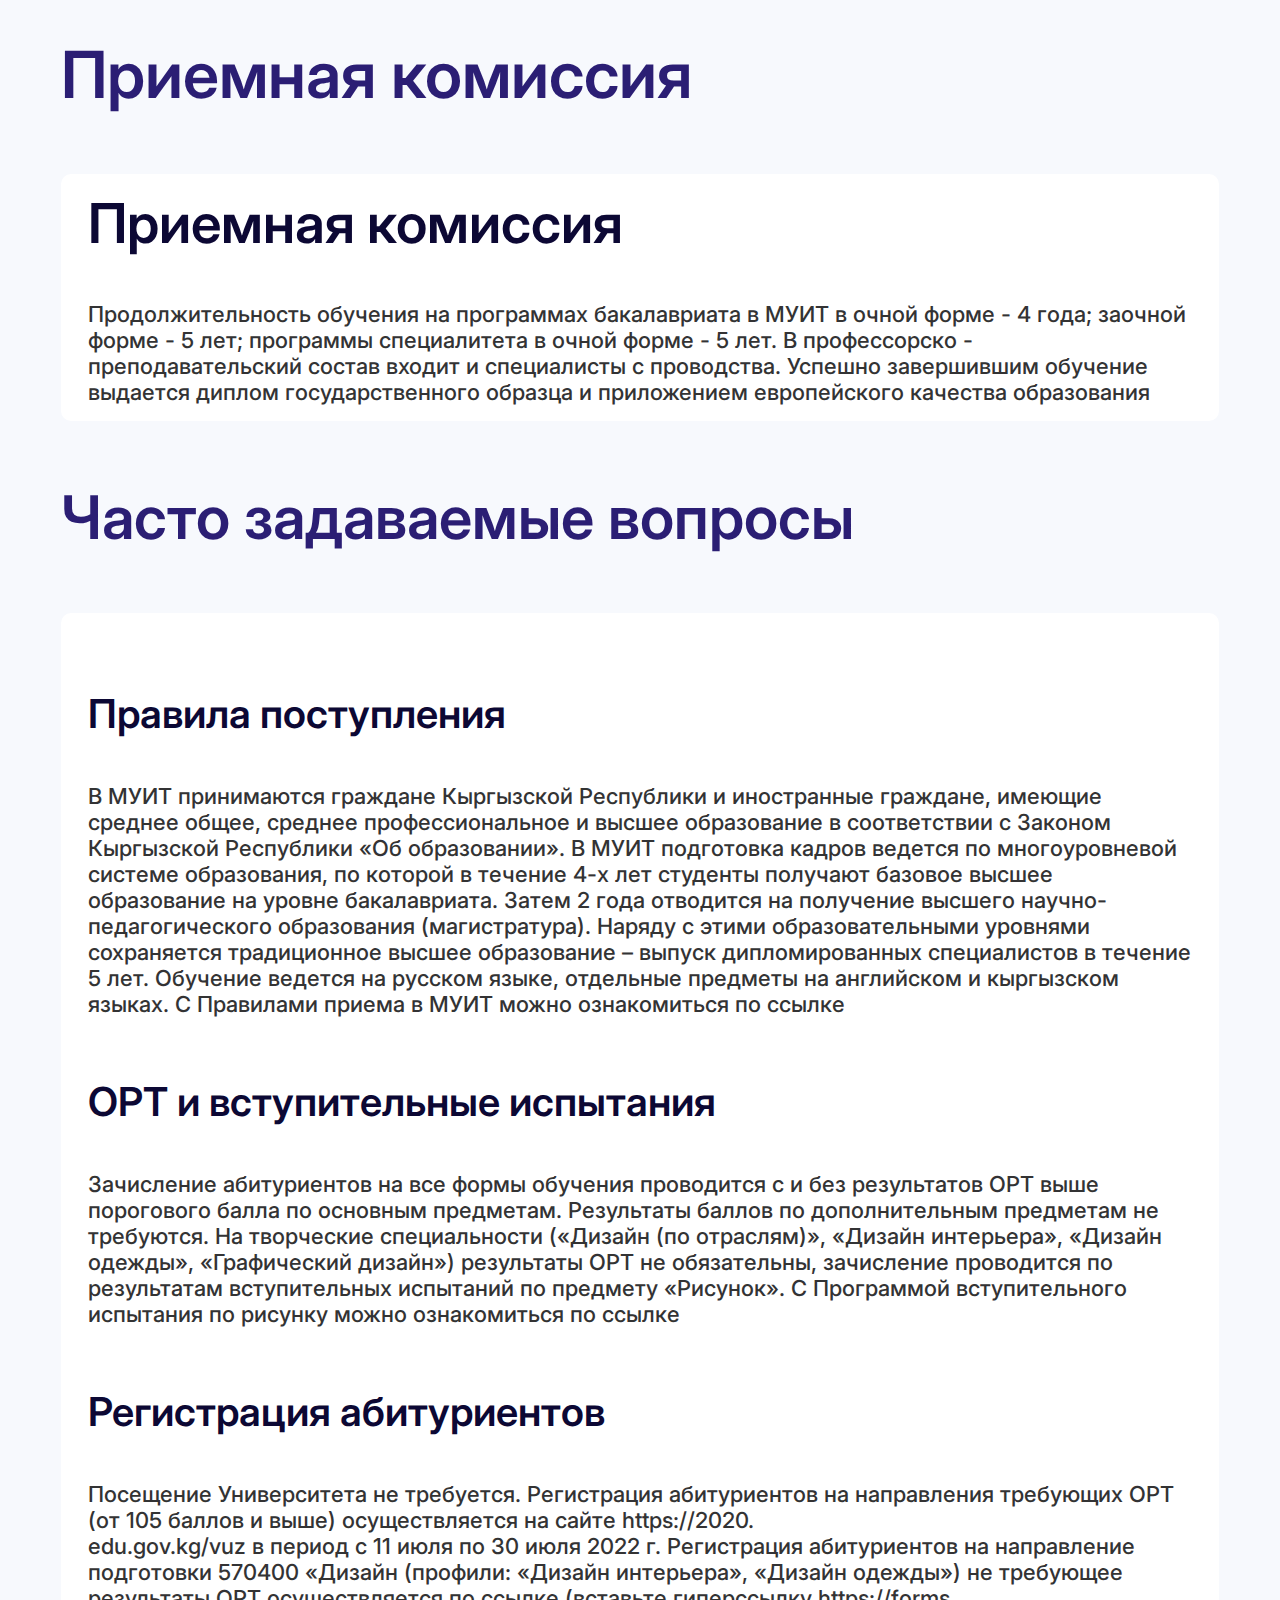
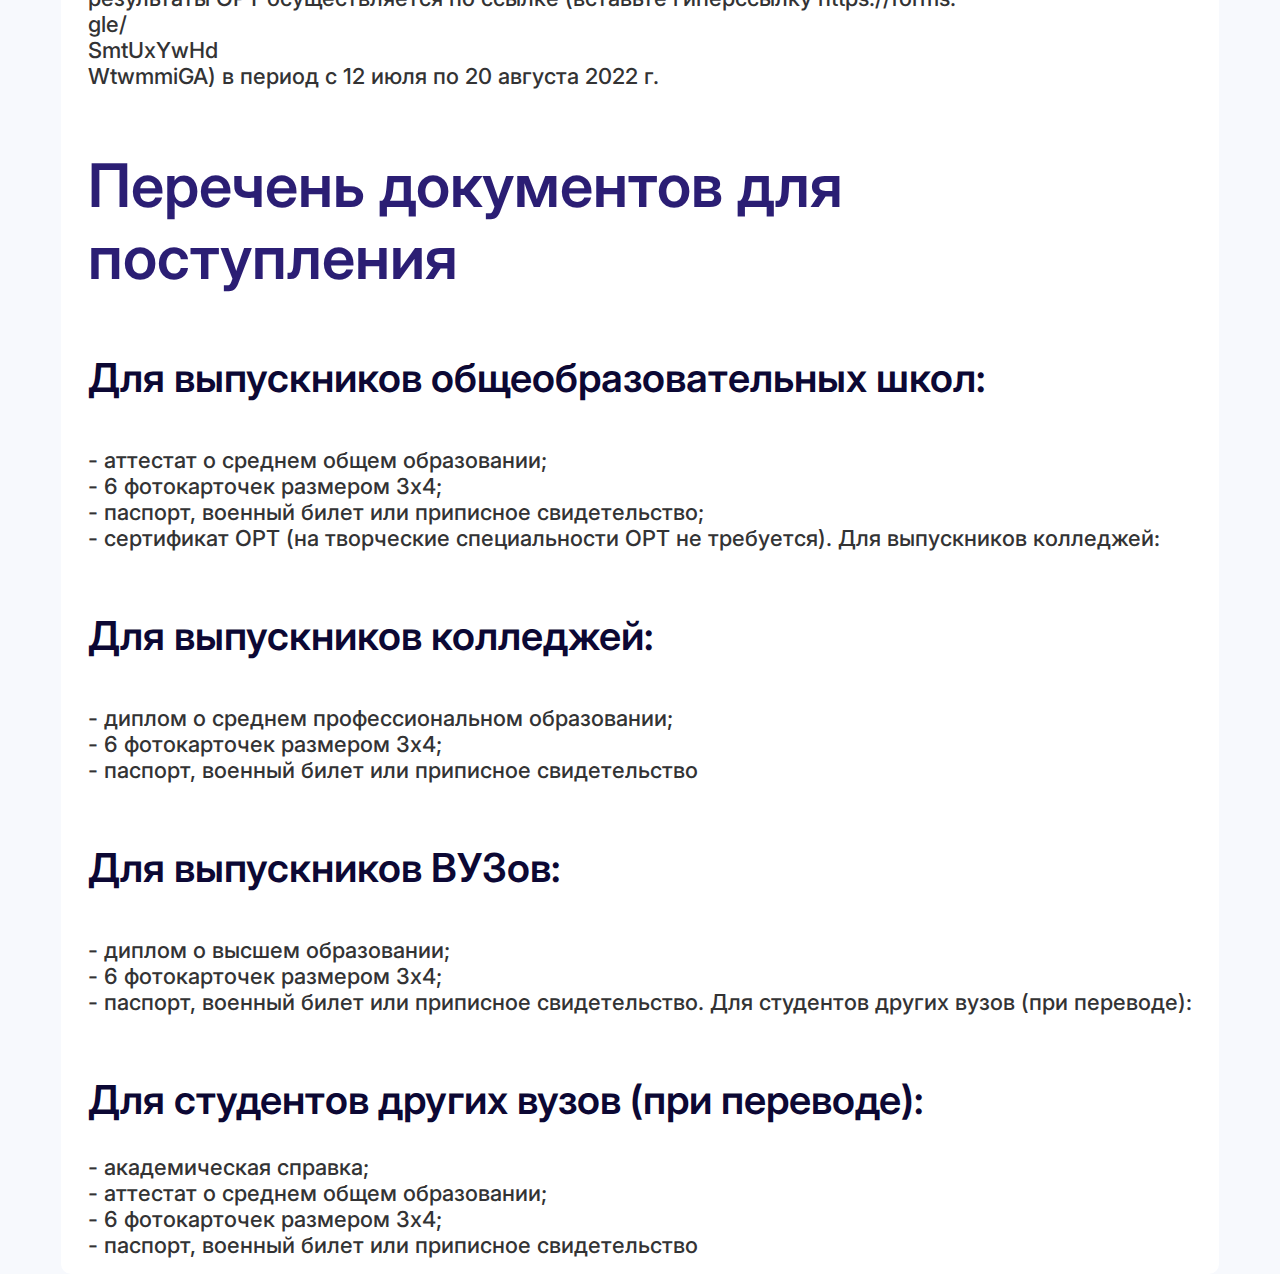
<file: html/receprtion.html>
<!DOCTYPE html>
<html lang="en">

<head>
    <meta charset="UTF-8">
    <meta name="viewport" content="width=device-width, initial-scale=1.0">
    <title>Document</title>
    <link rel="stylesheet" href="/css/index.css">
</head>

<body>
    <section class="recept">
        <div class="container">
            <div class="recept__content">
                <h2>Приемная комиссия</h2>
                <div class="recept__block">
                    <h3>Приемная комиссия</h3>
                    <p>Продолжительность обучения на программах бакалавриата в МУИТ в очной форме - 4 года; заочной
                        форме - 5 лет; программы специалитета в очной форме - 5 лет. В профессорско - преподавательский
                        состав входит и специалисты с проводства. Успешно завершившим обучение выдается диплом
                        государственного образца и приложением европейского качества образования</p>
                </div>
            </div>
            <section class="avtandil"></section>
            <div class="recept__question">
                <h2>Часто задаваемые вопросы</р2>
                    <section class="avtandil"></section>
                <div class="recept__block">
                    <div class="recept__box">
                        <h3>Правила поступления</h3>
                        <p>В МУИТ принимаются граждане Кыргызской Республики и иностранные граждане, имеющие среднее
                            общее, среднее профессиональное и высшее образование в соответствии с Законом Кыргызской
                            Республики «Об образовании».
                            В МУИТ подготовка кадров ведется по многоуровневой системе образования, по которой в течение
                            4-х лет студенты получают базовое высшее образование на уровне бакалавриата. Затем 2 года
                            отводится на получение высшего научно-педагогического образования (магистратура). Наряду с
                            этими образовательными уровнями сохраняется традиционное высшее образование – выпуск
                            дипломированных специалистов в течение 5 лет. Обучение ведется на русском языке, отдельные
                            предметы на английском и кыргызском языках. С Правилами приема в МУИТ можно ознакомиться по
                            ссылке</p>
                    </div>
                    <div class="recept__box">
                        <h3>ОРТ и вступительные испытания</h3>
                        <p>Зачисление абитуриентов на все формы обучения проводится с и без результатов ОРТ выше
                            порогового балла по основным предметам. Результаты баллов по дополнительным предметам не
                            требуются. На творческие специальности («Дизайн (по отраслям)», «Дизайн интерьера», «Дизайн
                            одежды», «Графический дизайн») результаты ОРТ не обязательны, зачисление проводится по
                            результатам вступительных испытаний по предмету «Рисунок».
                            С Программой вступительного испытания по рисунку можно ознакомиться по ссылке</p>
                    </div>
                    <div class="recept__box">
                        <h3>Регистрация абитуриентов</h3>
                        <p>Посещение Университета не требуется. Регистрация абитуриентов на направления требующих ОРТ
                            (от 105 баллов и выше) осуществляется на сайте 
                            https://2020. <br>edu.gov.kg/vuz
                             в период с 11
                            июля по 30 июля 2022 г.
                            Регистрация абитуриентов на направление подготовки 570400 «Дизайн (профили: «Дизайн
                            интерьера», «Дизайн одежды») не требующее результаты ОРТ осуществляется по ссылке (вставьте
                            гиперссылку 
                            
                            https://forms. <br>gle/ <br> SmtUxYwHd <br> WtwmmiGA)
                             в период с 12 июля по 20 августа 2022 г.
                        </p>
                    </div>
                    <h2>Перечень документов для поступления</h2>
                    <div class="recept__box">
                        <h3>Для выпускников общеобразовательных школ:</h3>
                        <p>
                            - аттестат о среднем общем образовании;
                            <br />
                            - 6 фотокарточек размером 3х4;
                            <br />
                            - паспорт, военный
                            билет или приписное свидетельство;
                            <br />
                            - сертификат ОРТ (на творческие специальности ОРТ не
                            требуется). Для выпускников колледжей:
                        </p>
                    </div>
                    <div class="recept__box">
                        <h3>Для выпускников колледжей:</h3>
                        <p> - диплом о среднем профессиональном образовании;
                            <br />
                            - 6 фотокарточек размером 3х4;
                            <br />
                            - паспорт, военный билет или приписное свидетельство
                        </p>
                    </div>
                    <div class="recept__box">
                        <h3>Для выпускников ВУЗов:</h3>
                        <p>- диплом о высшем образовании;
                            <br />
                            - 6 фотокарточек размером 3х4;
                            <br />
                            - паспорт, военный билет или приписное свидетельство. Для студентов других
                            вузов (при переводе):
                        </p>
                    </div>
                    <div class="recept__box">
                        <h3>Для студентов других вузов (при переводе):</h3>
                        <ul>
                            <li>
                                - академическая справка;
                                <br />
                                - аттестат о среднем общем образовании;
                                <br />
                                - 6 фотокарточек размером 3х4;
                                <br />
                                - паспорт, военный билет или приписное свидетельство
                            </li>
                        </ul>
                    </div>
                </div>
            </div>
        </div>
    </section>
</body>

</html>
</file>
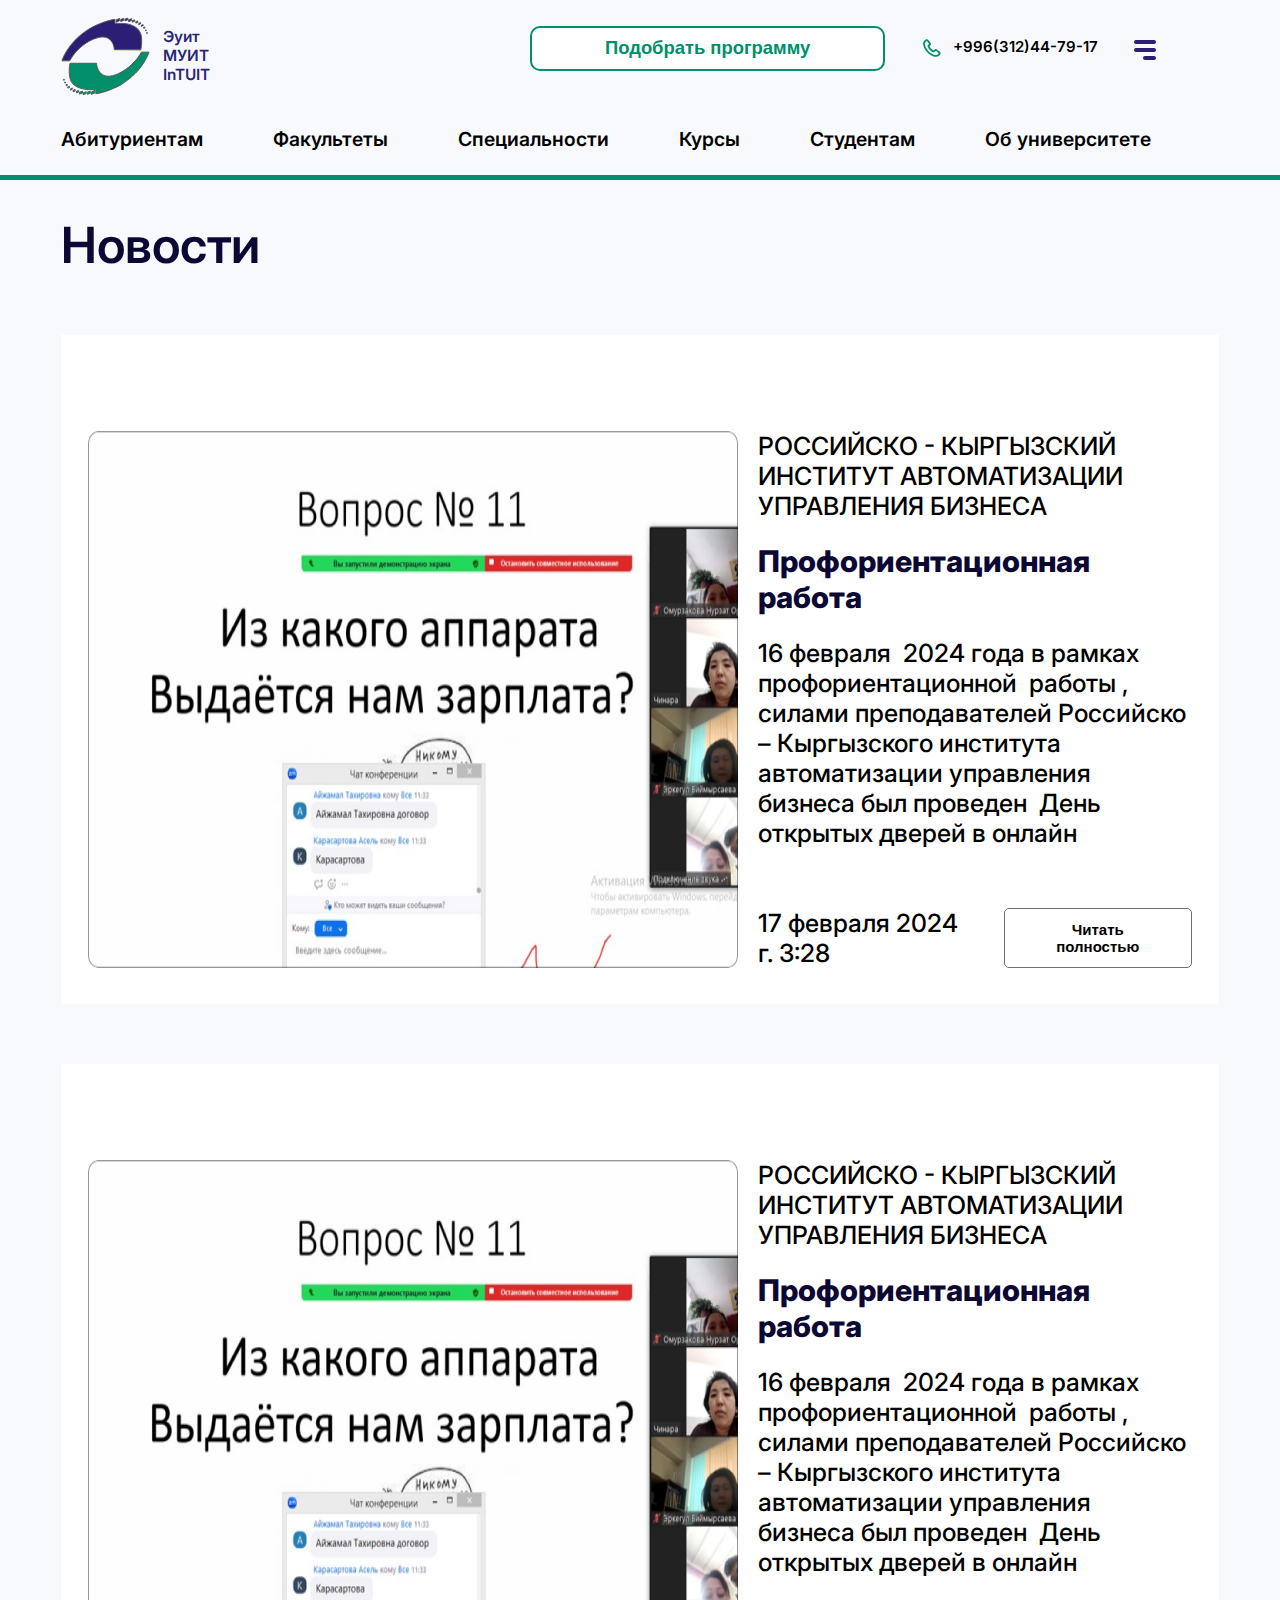
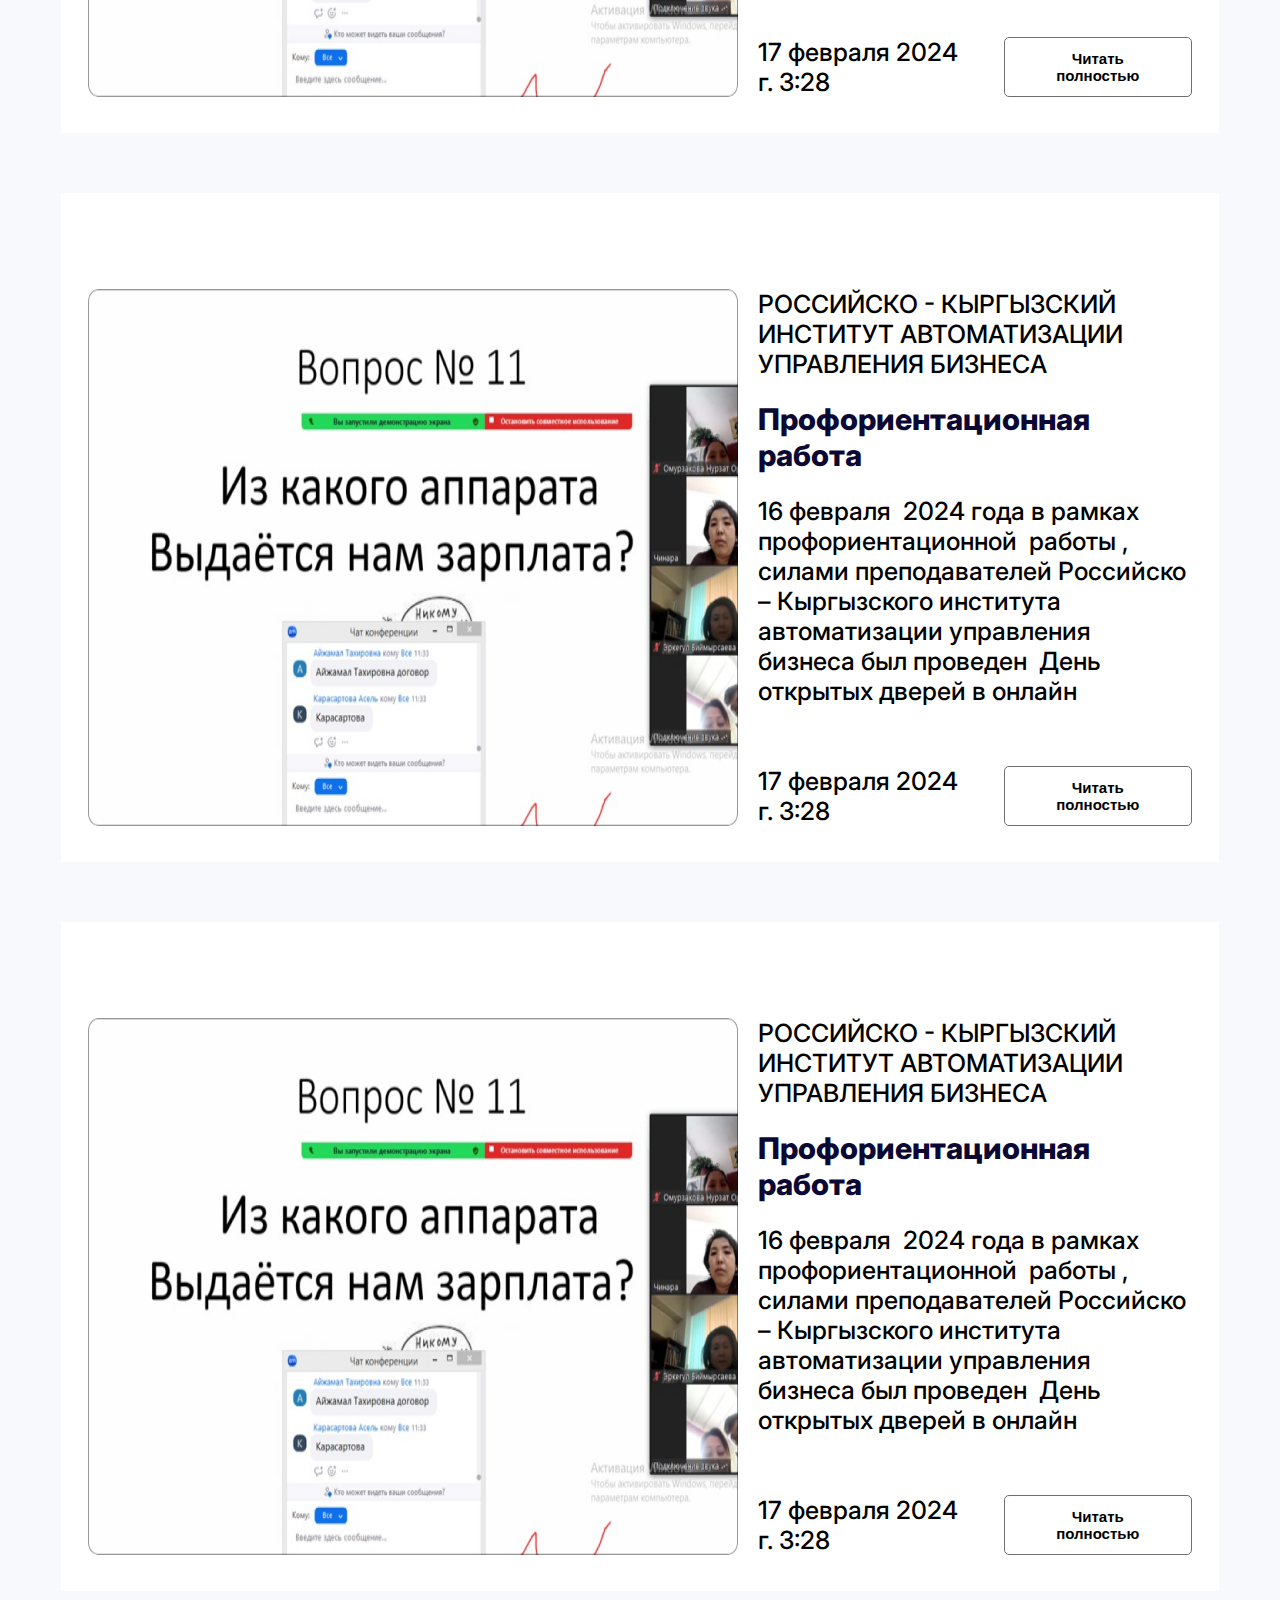
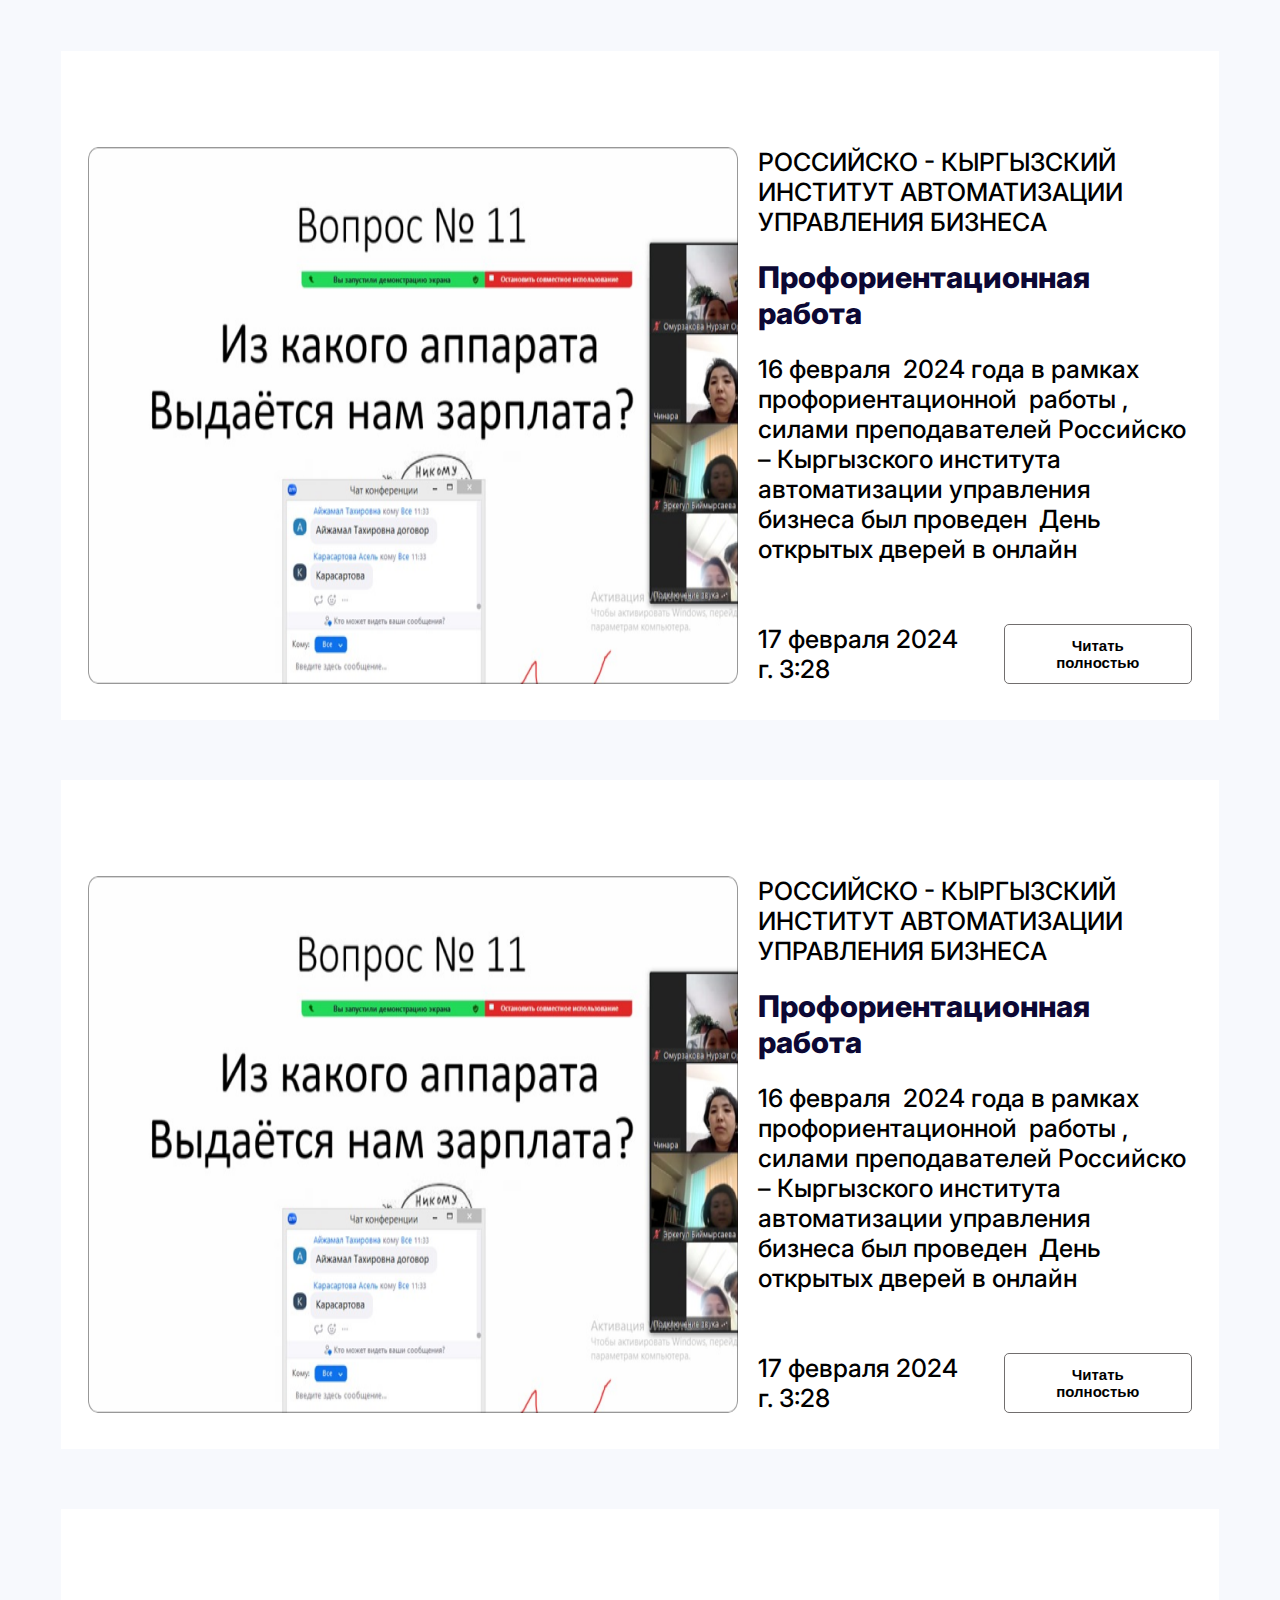
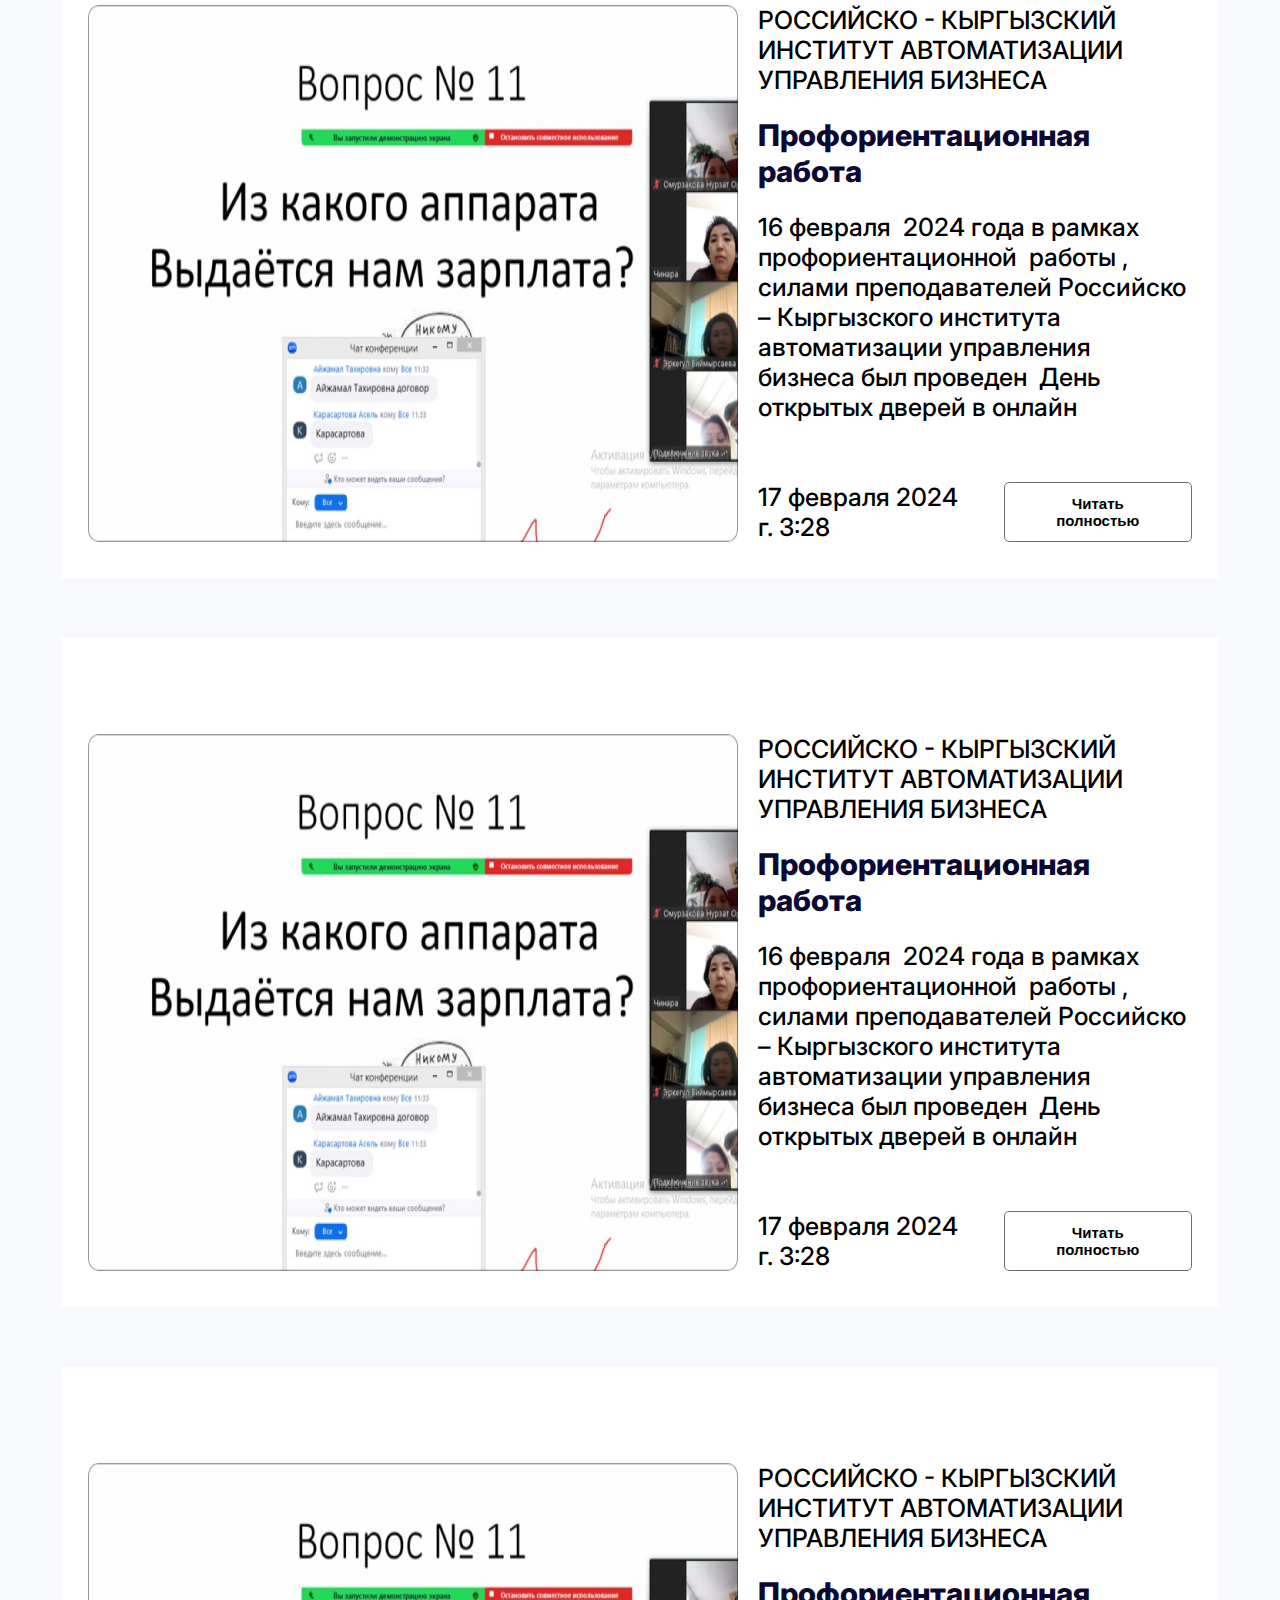
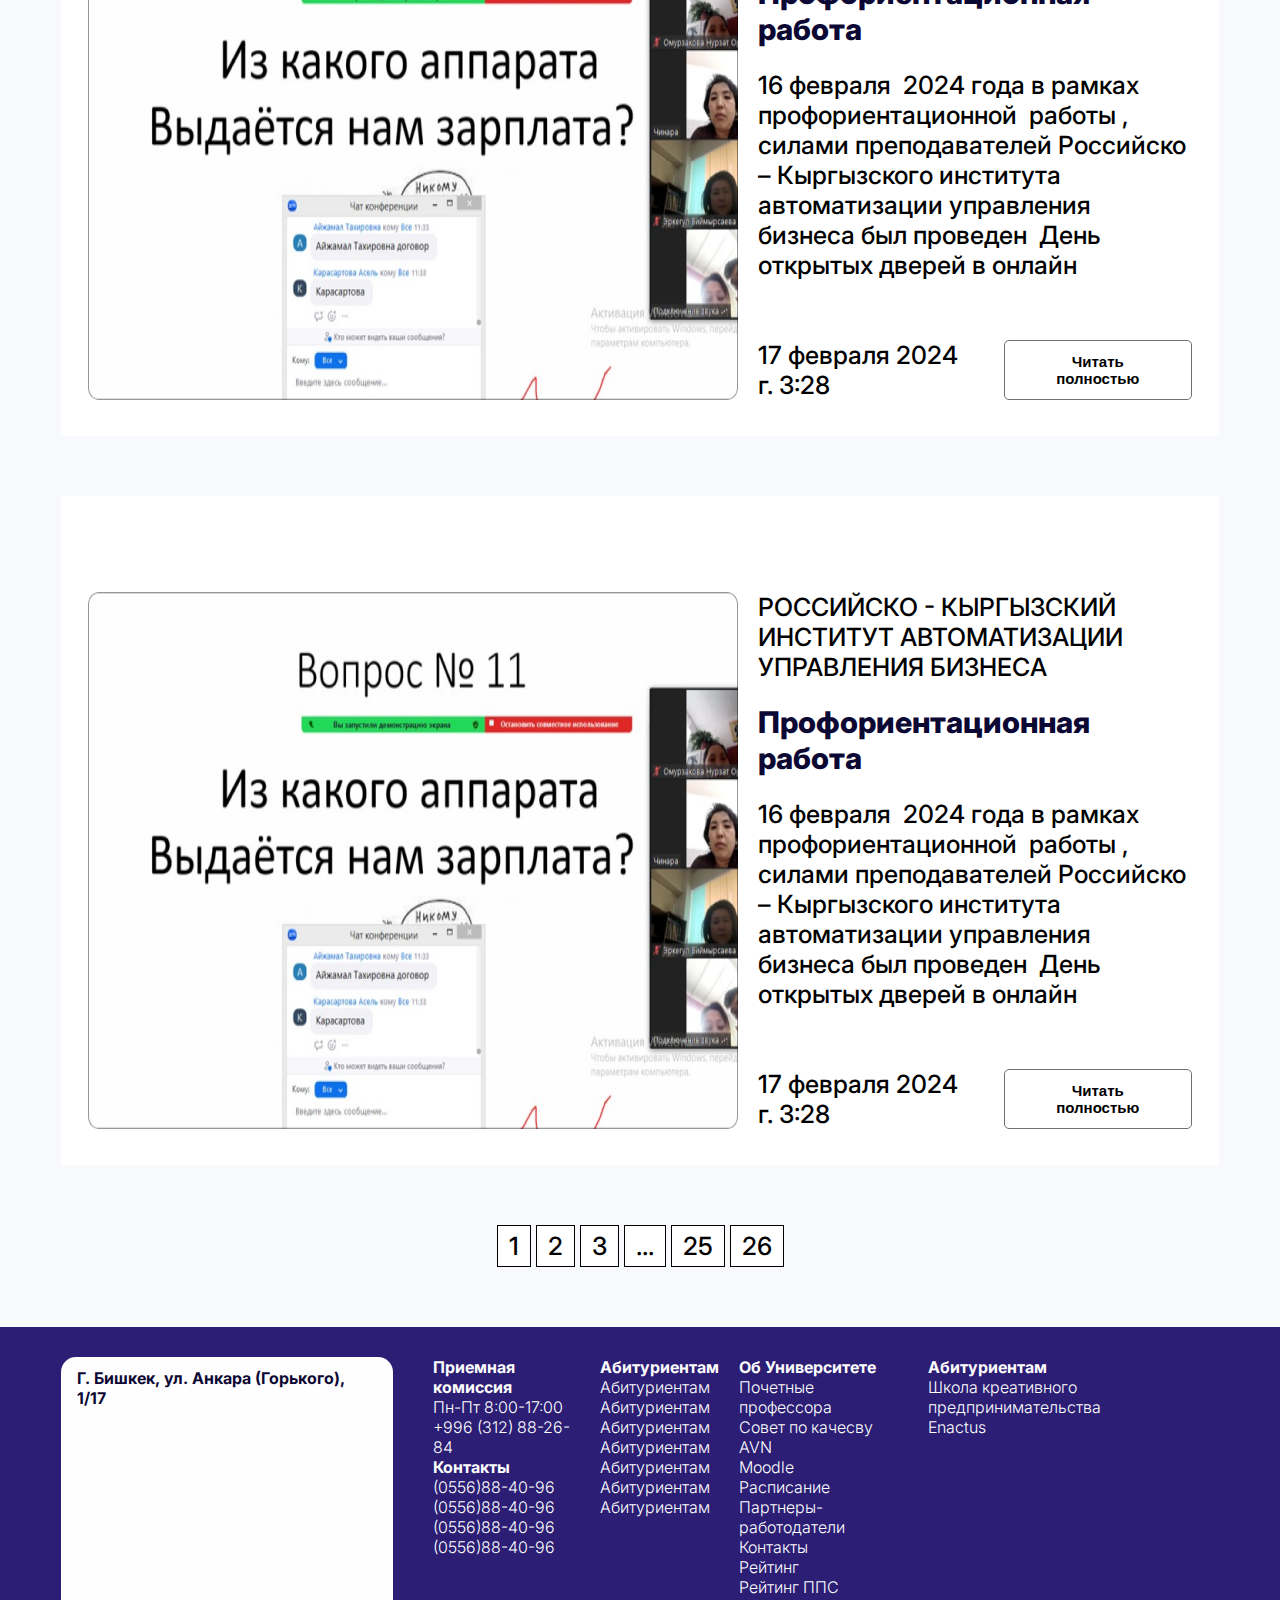
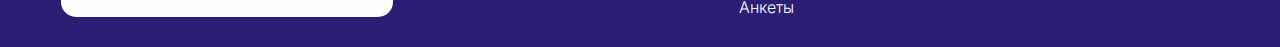
<file: html/uncos.html>
<!DOCTYPE html>
<html lang="en">

<head>
    <meta charset="UTF-8">
    <meta name="viewport" content="width=device-width, initial-scale=1.0">
    <title>Document</title>
    <link rel="stylesheet" href="/css/index.css">
</head>

<body>
    <header>
        <div class="container">
            <div class="header__content">
                <div class="header__right">
                    <img src="/assets/icons/MUIT.svg" alt="">
                    <div class="header__pillar">
                        <p>Эуит</p>
                        <p>МУИТ</p>
                        <p>InTUIT</p>
                    </div>
                </div>
                <div class="header__left">
                    <button>Подобрать программу</button>
                    <div class="header__phone">
                        <img src="/assets/icons/phone.svg" alt="">
                        <p class="header__number">+996(312)44-79-17</p>
                    </div>
                    <div class="header__lines">
                        <div class="header__line"></div>
                        <div class="header__line"></div>
                        <div class="header__line__second"></div>
                    </div>
                </div>
            </div>
            <div class="header__navigation">
                <ul>
                    <li>Абитуриентам</li>
                    <li>Факультеты</li>
                    <li>Специальности</li>
                    <li>Курсы</li>
                    <li>Студентам</li>
                    <li>Об университете</li>
                </ul>
            </div>

        </div>
        <div class="header__bottom">
            <div class="header__band">
            </div>
        </div>
    </header>
    <section class="uncos">
        <div class="container">
            <div class="uncos__content">
                <div class="uncos__row">
                    <p class="uncos__title">Новости</p>
                </div>
                <div class="uncos__block">
                    <div class="uncos__box">
                        <img src="/assets/img/question.png" alt="">
                        <div class="uncos__text">
                            <h1>РОССИЙСКО - КЫРГЫЗСКИЙ ИНСТИТУТ АВТОМАТИЗАЦИИ УПРАВЛЕНИЯ БИЗНЕСА</h1>
                            <h2>Профориентационная работа</h2>
                            <p>16 февраля  2024 года в рамках профориентационной  работы , силами преподавателей
                                Российско – Кыргызского института автоматизации управления бизнеса был проведен  День
                                открытых дверей в онлайн</p>
                            <div class="uncos__read">
                                <p>17 февраля 2024 г. 3:28</p>
                                <button>Читать полностью</button>
                            </div>
                        </div>
                    </div>
                </div>
                <div class="uncos__block">
                    <div class="uncos__box">
                        <img src="/assets/img/question.png" alt="">
                        <div class="uncos__text">
                            <h1>РОССИЙСКО - КЫРГЫЗСКИЙ ИНСТИТУТ АВТОМАТИЗАЦИИ УПРАВЛЕНИЯ БИЗНЕСА</h1>
                            <h2>Профориентационная работа</h2>
                            <p>16 февраля  2024 года в рамках профориентационной  работы , силами преподавателей
                                Российско – Кыргызского института автоматизации управления бизнеса был проведен  День
                                открытых дверей в онлайн</p>
                            <div class="uncos__read">
                                <p>17 февраля 2024 г. 3:28</p>
                                <button>Читать полностью</button>
                            </div>
                        </div>
                    </div>
                </div>
                <div class="uncos__block">
                    <div class="uncos__box">
                        <img src="/assets/img/question.png" alt="">
                        <div class="uncos__text">
                            <h1>РОССИЙСКО - КЫРГЫЗСКИЙ ИНСТИТУТ АВТОМАТИЗАЦИИ УПРАВЛЕНИЯ БИЗНЕСА</h1>
                            <h2>Профориентационная работа</h2>
                            <p>16 февраля  2024 года в рамках профориентационной  работы , силами преподавателей
                                Российско – Кыргызского института автоматизации управления бизнеса был проведен  День
                                открытых дверей в онлайн</p>
                            <div class="uncos__read">
                                <p>17 февраля 2024 г. 3:28</p>
                                <button>Читать полностью</button>
                            </div>
                        </div>
                    </div>
                </div>
                <div class="uncos__block">
                    <div class="uncos__box">
                        <img src="/assets/img/question.png" alt="">
                        <div class="uncos__text">
                            <h1>РОССИЙСКО - КЫРГЫЗСКИЙ ИНСТИТУТ АВТОМАТИЗАЦИИ УПРАВЛЕНИЯ БИЗНЕСА</h1>
                            <h2>Профориентационная работа</h2>
                            <p>16 февраля  2024 года в рамках профориентационной  работы , силами преподавателей
                                Российско – Кыргызского института автоматизации управления бизнеса был проведен  День
                                открытых дверей в онлайн</p>
                            <div class="uncos__read">
                                <p>17 февраля 2024 г. 3:28</p>
                                <button>Читать полностью</button>
                            </div>
                        </div>
                    </div>
                </div>
                <div class="uncos__block">
                    <div class="uncos__box">
                        <img src="/assets/img/question.png" alt="">
                        <div class="uncos__text">
                            <h1>РОССИЙСКО - КЫРГЫЗСКИЙ ИНСТИТУТ АВТОМАТИЗАЦИИ УПРАВЛЕНИЯ БИЗНЕСА</h1>
                            <h2>Профориентационная работа</h2>
                            <p>16 февраля  2024 года в рамках профориентационной  работы , силами преподавателей
                                Российско – Кыргызского института автоматизации управления бизнеса был проведен  День
                                открытых дверей в онлайн</p>
                            <div class="uncos__read">
                                <p>17 февраля 2024 г. 3:28</p>
                                <button>Читать полностью</button>
                            </div>
                        </div>
                    </div>
                </div>
                <div class="uncos__block">
                    <div class="uncos__box">
                        <img src="/assets/img/question.png" alt="">
                        <div class="uncos__text">
                            <h1>РОССИЙСКО - КЫРГЫЗСКИЙ ИНСТИТУТ АВТОМАТИЗАЦИИ УПРАВЛЕНИЯ БИЗНЕСА</h1>
                            <h2>Профориентационная работа</h2>
                            <p>16 февраля  2024 года в рамках профориентационной  работы , силами преподавателей
                                Российско – Кыргызского института автоматизации управления бизнеса был проведен  День
                                открытых дверей в онлайн</p>
                            <div class="uncos__read">
                                <p>17 февраля 2024 г. 3:28</p>
                                <button>Читать полностью</button>
                            </div>
                        </div>
                    </div>
                </div>
                <div class="uncos__block">
                    <div class="uncos__box">
                        <img src="/assets/img/question.png" alt="">
                        <div class="uncos__text">
                            <h1>РОССИЙСКО - КЫРГЫЗСКИЙ ИНСТИТУТ АВТОМАТИЗАЦИИ УПРАВЛЕНИЯ БИЗНЕСА</h1>
                            <h2>Профориентационная работа</h2>
                            <p>16 февраля  2024 года в рамках профориентационной  работы , силами преподавателей
                                Российско – Кыргызского института автоматизации управления бизнеса был проведен  День
                                открытых дверей в онлайн</p>
                            <div class="uncos__read">
                                <p>17 февраля 2024 г. 3:28</p>
                                <button>Читать полностью</button>
                            </div>
                        </div>
                    </div>
                </div>
                <div class="uncos__block">
                    <div class="uncos__box">
                        <img src="/assets/img/question.png" alt="">
                        <div class="uncos__text">
                            <h1>РОССИЙСКО - КЫРГЫЗСКИЙ ИНСТИТУТ АВТОМАТИЗАЦИИ УПРАВЛЕНИЯ БИЗНЕСА</h1>
                            <h2>Профориентационная работа</h2>
                            <p>16 февраля  2024 года в рамках профориентационной  работы , силами преподавателей
                                Российско – Кыргызского института автоматизации управления бизнеса был проведен  День
                                открытых дверей в онлайн</p>
                            <div class="uncos__read">
                                <p>17 февраля 2024 г. 3:28</p>
                                <button>Читать полностью</button>
                            </div>
                        </div>
                    </div>
                </div>
                <div class="uncos__block">
                    <div class="uncos__box">
                        <img src="/assets/img/question.png" alt="">
                        <div class="uncos__text">
                            <h1>РОССИЙСКО - КЫРГЫЗСКИЙ ИНСТИТУТ АВТОМАТИЗАЦИИ УПРАВЛЕНИЯ БИЗНЕСА</h1>
                            <h2>Профориентационная работа</h2>
                            <p>16 февраля  2024 года в рамках профориентационной  работы , силами преподавателей
                                Российско – Кыргызского института автоматизации управления бизнеса был проведен  День
                                открытых дверей в онлайн</p>
                            <div class="uncos__read">
                                <p>17 февраля 2024 г. 3:28</p>
                                <button>Читать полностью</button>
                            </div>
                        </div>
                    </div>
                </div>
                <div class="uncos__block">
                    <div class="uncos__box">
                        <img src="/assets/img/question.png" alt="">
                        <div class="uncos__text">
                            <h1>РОССИЙСКО - КЫРГЫЗСКИЙ ИНСТИТУТ АВТОМАТИЗАЦИИ УПРАВЛЕНИЯ БИЗНЕСА</h1>
                            <h2>Профориентационная работа</h2>
                            <p>16 февраля  2024 года в рамках профориентационной  работы , силами преподавателей
                                Российско – Кыргызского института автоматизации управления бизнеса был проведен  День
                                открытых дверей в онлайн</p>
                            <div class="uncos__read">
                                <p>17 февраля 2024 г. 3:28</p>
                                <button>Читать полностью</button>
                            </div>
                        </div>
                    </div>
                </div>
                <div class="uncos__number">
                    <p>1</p>
                    <p>2</p>
                    <p>3</p>
                    <p>...</p>
                    <p>25</p>
                    <p>26</p>
                </div>
            </div>
        </div>
    </section>
    <section class="footer">
        <div class="container">
            <div class="footer__content">
                <div class="footer__block">
                    <h2>Г. Бишкек, ул. Анкара (Горького), 1/17</h2>
                    <iframe class="footer__map" src="https://www.google.com/maps/embed?pb=!1m18!1m12!1m3!1d2924.680321775747!2d74.66281607676483!3d42.85848280346621!2m3!1f0!2f0!3f0!3m2!1i1024!2i768!4f13.1!3m3!1m2!1s0x389eb71da2d7906f%3A0xafa2fd7c335c28fd!2z0JzQo9CY0KI!5e0!3m2!1sru!2skg!4v1713959005855!5m2!1sru!2skg"   style="border:0;" allowfullscreen="" loading="lazy" referrerpolicy="no-referrer-when-downgrade"></iframe>
                </div>
                <div class="footer__box">
                    <div class="footer__list">
                        <p>Приемная комиссия</p>
                        <ul>
                            <li>Пн-Пт 8:00-17:00</li>
                            <li>+996 (312) 88-26-84</li>
                        </ul>
                        <p>Контакты</p>
                        <ul>
                            <li>(0556)88-40-96</li>
                            <li>(0556)88-40-96</li>
                            <li>(0556)88-40-96</li>
                            <li>(0556)88-40-96</li>
                        </ul>
                    </div>
                    <div class="footer__list">
                        <p>Абитуриентам</p>
                        <ul>
                            <li>Абитуриентам</li>
                            <li>Абитуриентам</li>
                            <li>Абитуриентам</li>
                            <li>Абитуриентам</li>
                            <li>Абитуриентам</li>
                            <li>Абитуриентам</li>
                            <li>Абитуриентам</li>
                        </ul>
                    </div>
                    <div class="footer__list">
                        <p>Об Университете</p>
                        <ul>
                            <li>Почетные профессора</li>
                            <li>Совет по качесву</li>
                            <li>AVN</li>
                            <li>Moodle</li>
                            <li>Расписание</li>
                            <li>Партнеры-работодатели</li>
                            <li>Контакты</li>
                            <li>Рейтинг</li>
                            <li>Рейтинг ППС</li>
                            <li>Анкеты</li>
                        </ul>
                    </div>
                    <div class="footer__list">
                        <p>Абитуриентам</p>
                        <ul>
                            <li>Школа креативного предпринимательства</li>
                            <li>Enactus</li>
                        </ul>
                    </div>
                </div>
                <div class="footer__mobile">
                    <div class="footer__mobile__map">
                        <h2>Г. Бишкек, ул. Анкара (Горького), 1/17</h2>
                        <iframe class="footer__map" src="https://www.google.com/maps/embed?pb=!1m18!1m12!1m3!1d2924.680321775747!2d74.66281607676483!3d42.85848280346621!2m3!1f0!2f0!3f0!3m2!1i1024!2i768!4f13.1!3m3!1m2!1s0x389eb71da2d7906f%3A0xafa2fd7c335c28fd!2z0JzQo9CY0KI!5e0!3m2!1sru!2skg!4v1713959005855!5m2!1sru!2skg"   style="border:0;" allowfullscreen="" loading="lazy" referrerpolicy="no-referrer-when-downgrade"></iframe>
                    </div>
                    <div class="footer__mobile__dropdown">
                        <select class="footer__mobile__option" id="color-dropdown">
                            <option class="footer__option">факультет</option>
                            <option class="footer__option">Программирование</option>
                            <option class="footer__option">Программирование</option>
                        </select>
                        <select class="footer__mobile__option" id="color-dropdown">
                            <option class="footer__option">Выберите формат обучения</option>
                            <option class="footer__option">Программирование</option>
                            <option class="footer__option">Программирование</option>
                        </select>
                        <select class="footer__mobile__option" id="color-dropdown">
                            <option class="footer__option">факультет</option>
                            <option class="footer__option">Программирование</option>
                            <option class="footer__option">Программирование</option>
                        </select>
                        <select class="footer__mobile__option" id="color-dropdown">
                            <option class="footer__option">Выберите формат обучения</option>
                            <option class="footer__option">Программирование</option>
                            <option class="footer__option">Программирование</option>
                        </select>
                        <select class="footer__mobile__option" id="color-dropdown">
                            <option class="footer__option">факультет</option>
                            <option class="footer__option">Программирование</option>
                            <option class="footer__option">Программирование</option>
                        </select>
                    </div>
                    <div class="footer__feedback">
                        <button>Обратная связь</button>
                        <div class="footer__feedback--block">
                            <button><img src="/assets/icons/whatBlue.svg" alt=""></button>
                            <button><img src="/assets/icons/instaBlue.svg" alt=""></button>
                        </div>
                    </div>
                </div>
            </div>  
        </div>
    </section>
</body>

</html>
</file>
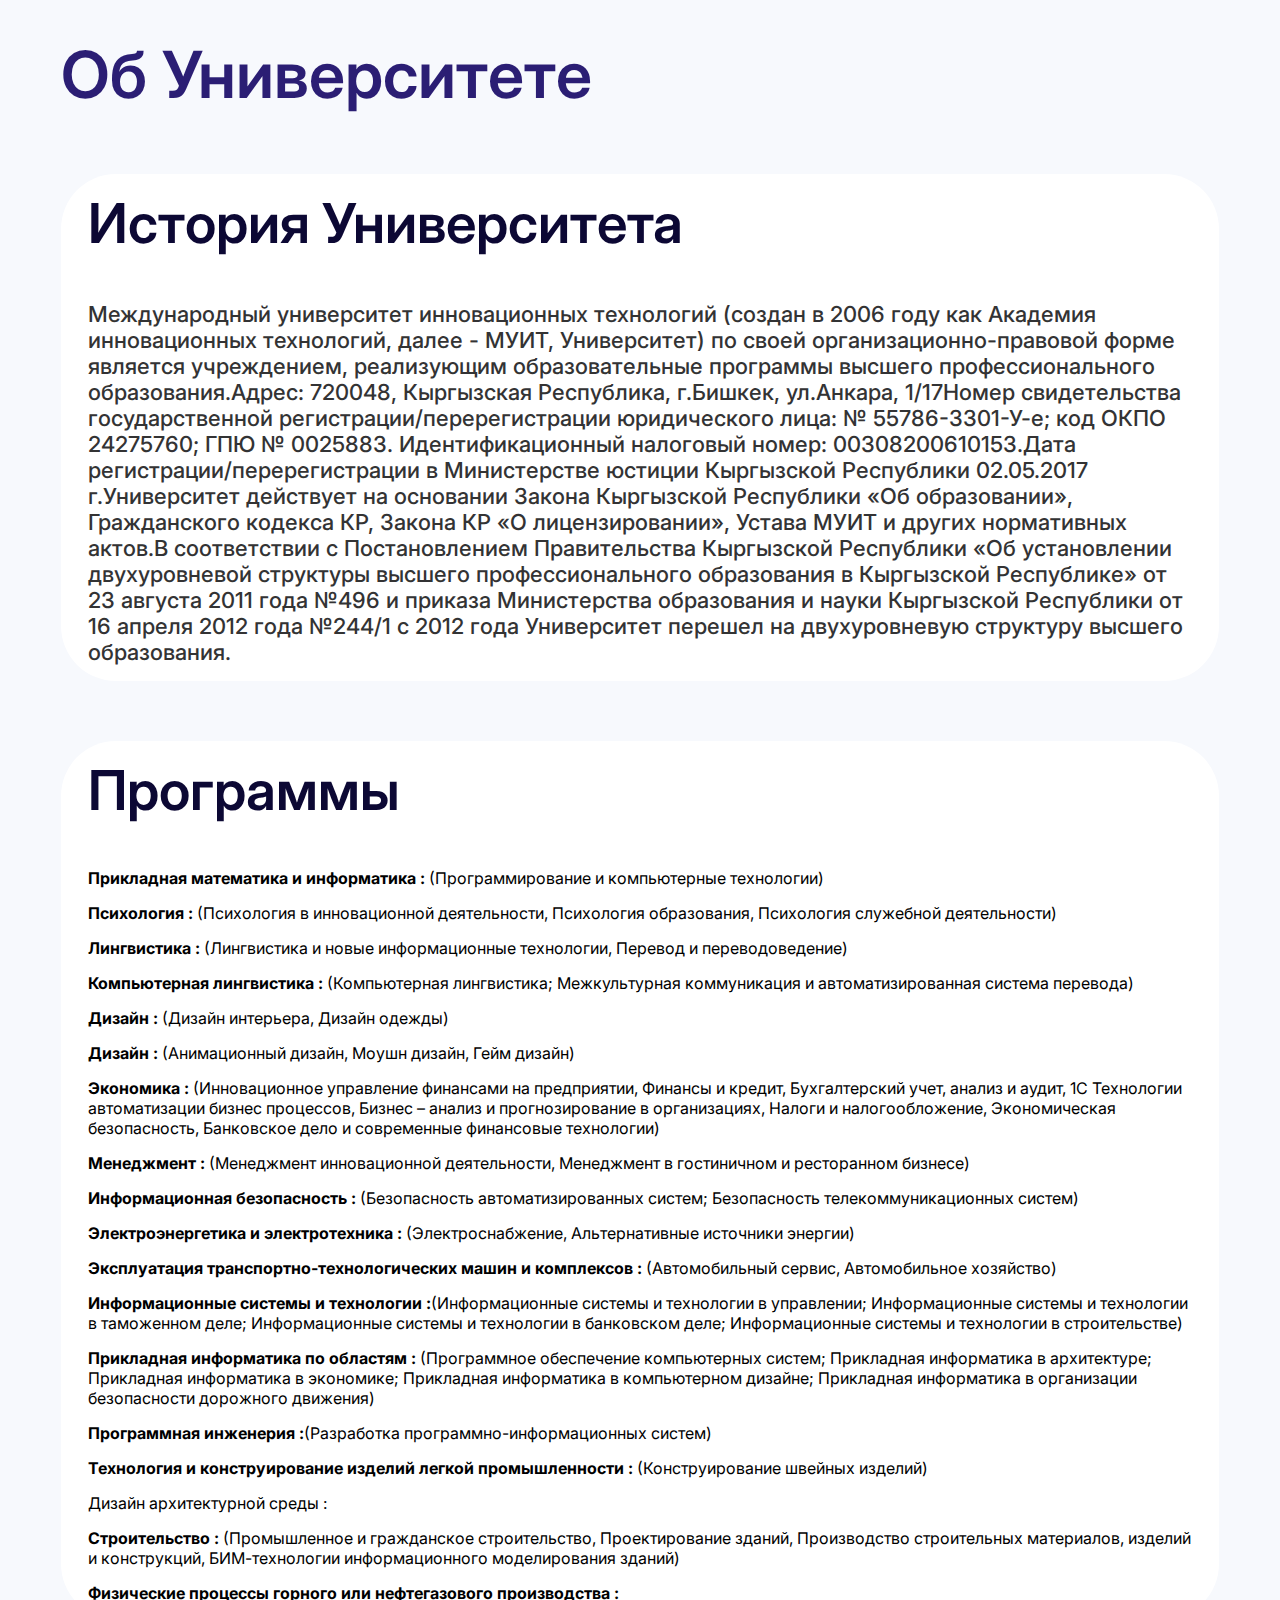
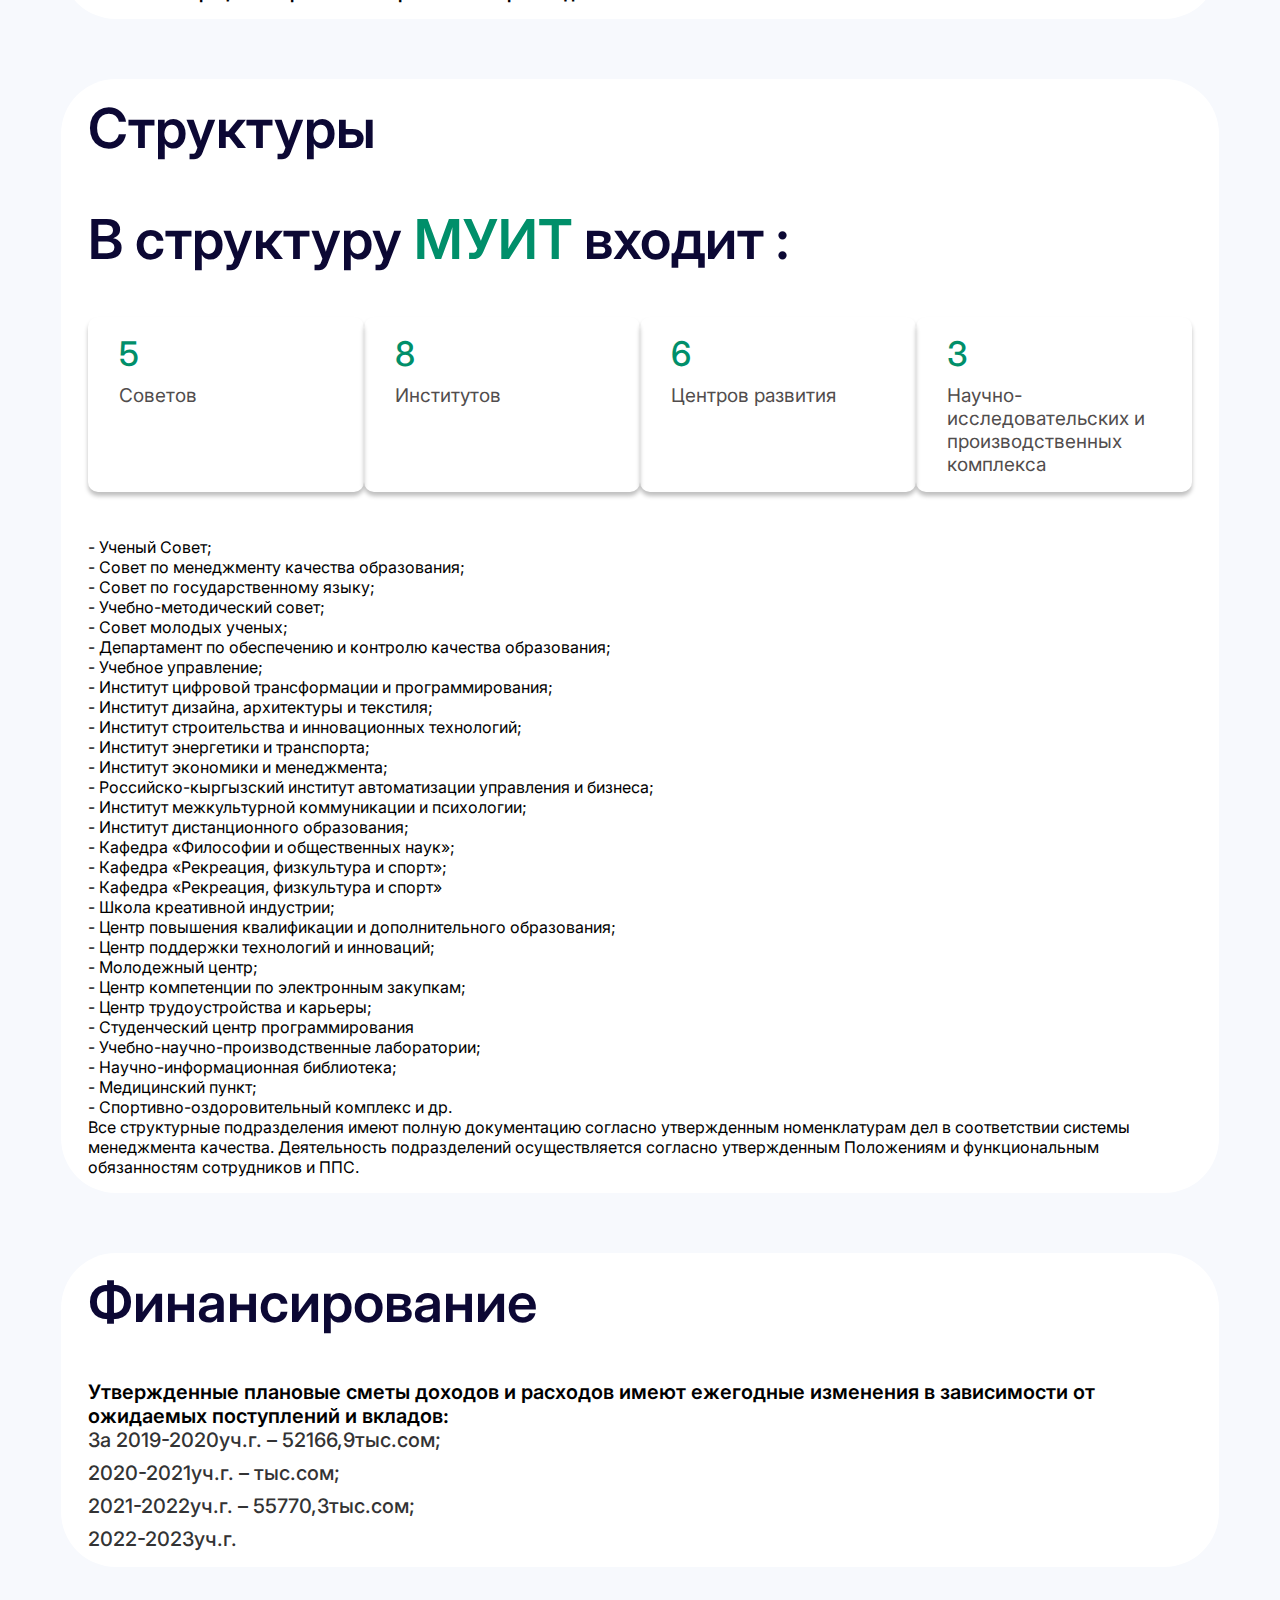
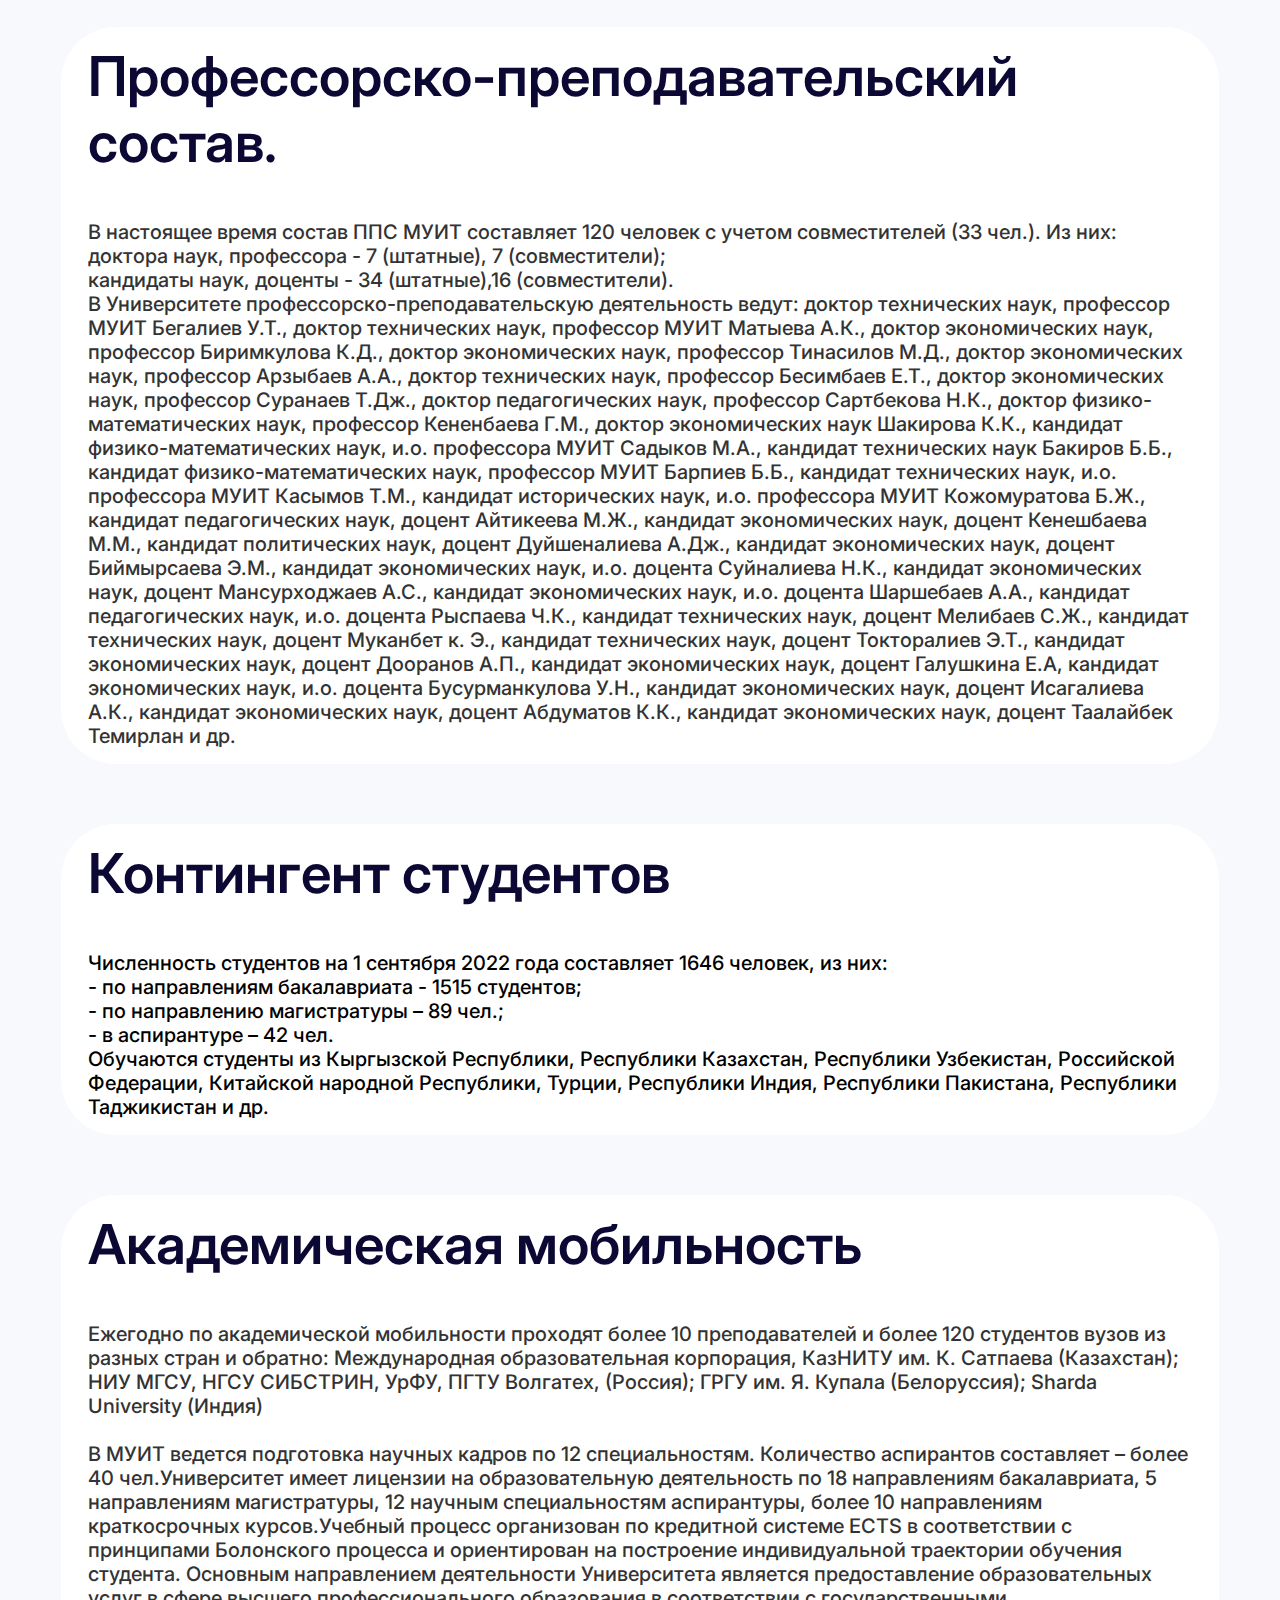
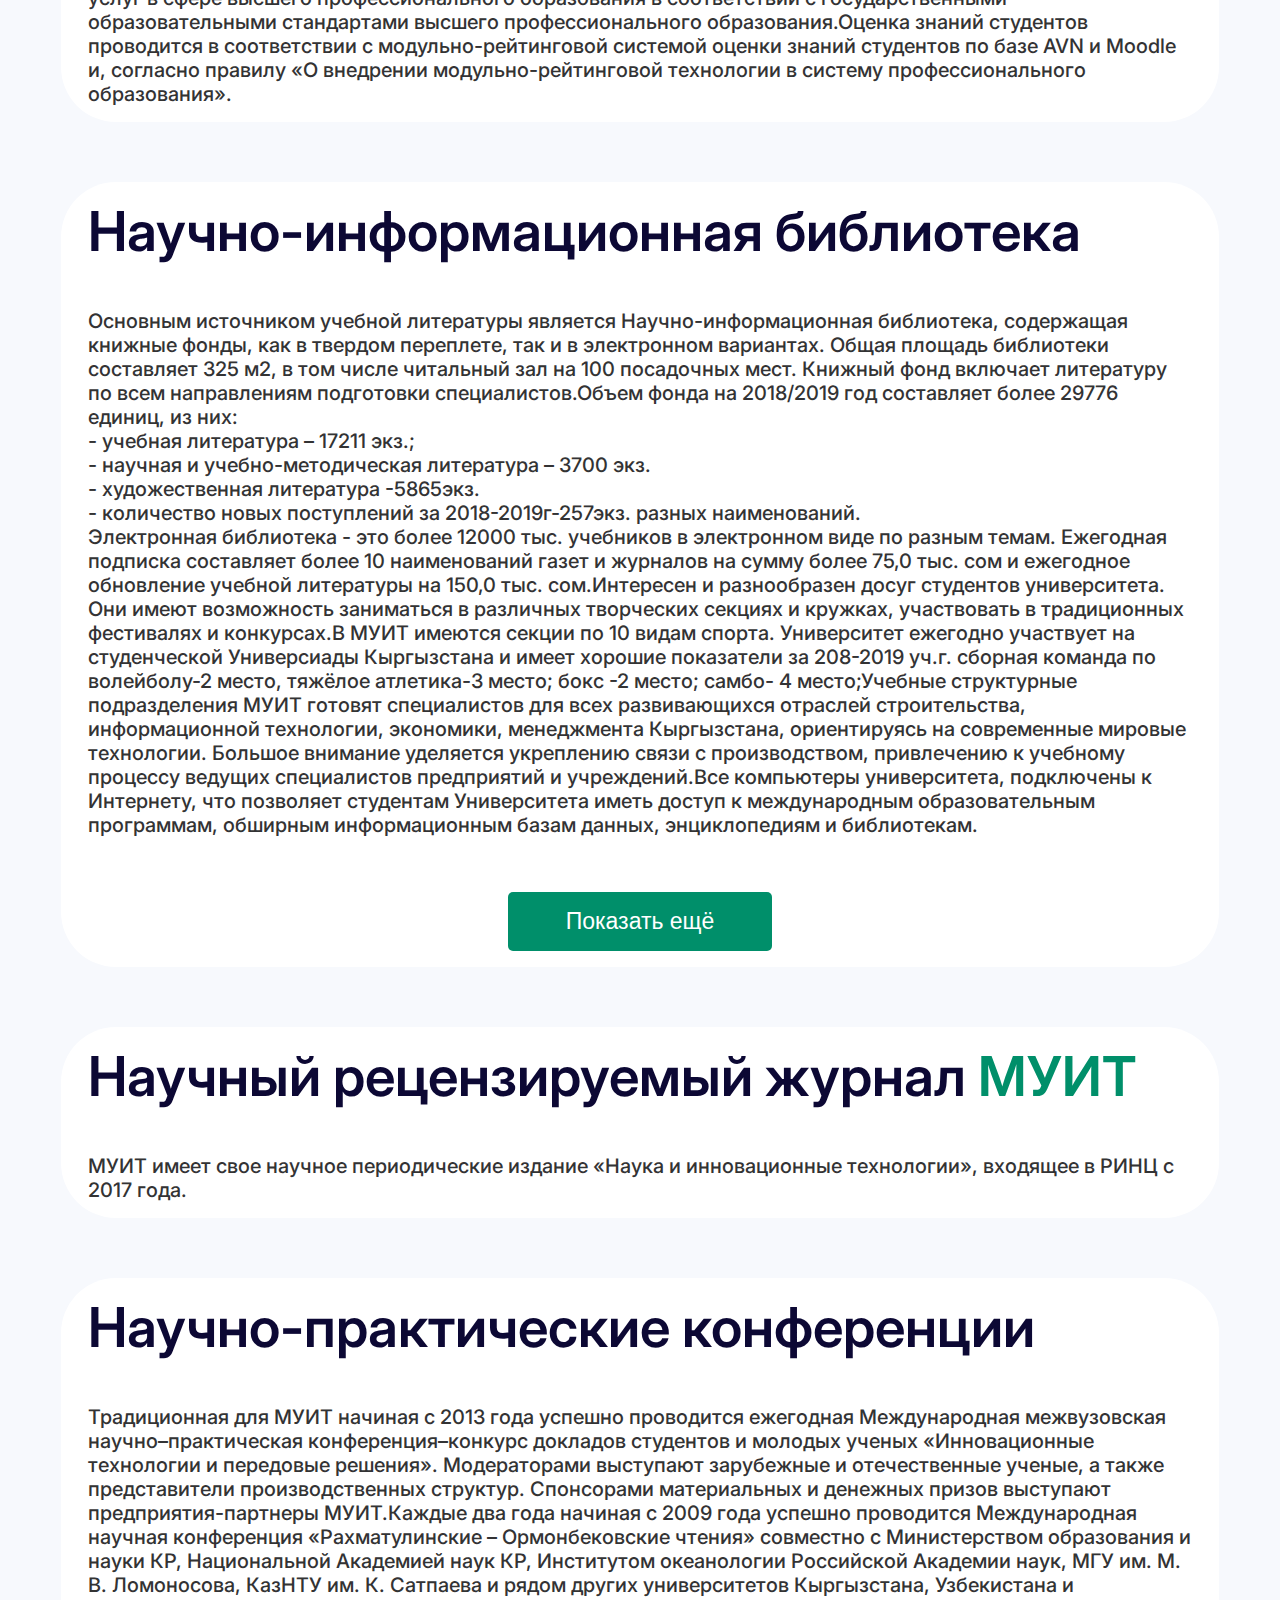
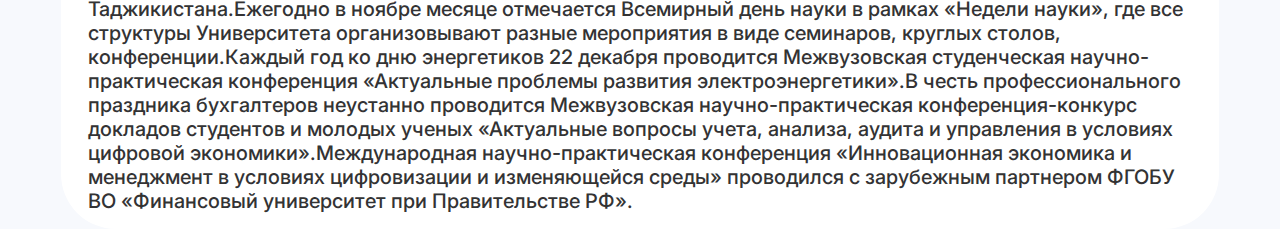
<file: html/university.html>
<!DOCTYPE html>
<html lang="en">

<head>
    <meta charset="UTF-8">
    <meta name="viewport" content="width=device-width, initial-scale=1.0">
    <title>Document</title>
    <link rel="stylesheet" href="/css/index.css">
</head>

<body>

    <div class="university">
        <div class="container">
            <div class="university__content">
                <h2>Об Университете</h2>
                <div class="university__block">
                    <h3>История Университета</h3>
                    <p>Международный университет инновационных технологий (создан в 2006 году как Академия инновационных
                        технологий, далее - МУИТ, Университет) по своей организационно-правовой форме является
                        учреждением, реализующим образовательные программы высшего профессионального образования.Адрес:
                        720048, Кыргызская Республика, г.Бишкек, ул.Анкара, 1/17Номер свидетельства государственной
                        регистрации/перерегистрации юридического лица: № 55786-3301-У-е; код ОКПО 24275760; ГПЮ №
                        0025883. Идентификационный налоговый номер: 00308200610153.Дата регистрации/перерегистрации в
                        Министерстве юстиции Кыргызской Республики 02.05.2017 г.Университет действует на основании
                        Закона Кыргызской Республики «Об образовании», Гражданского кодекса КР, Закона КР «О
                        лицензировании», Устава МУИТ и других нормативных актов.В соответствии с Постановлением
                        Правительства Кыргызской Республики «Об установлении двухуровневой структуры высшего
                        профессионального образования в Кыргызской Республике» от 23 августа 2011 года №496 и приказа
                        Министерства образования и науки Кыргызской Республики от 16 апреля 2012 года №244/1 с 2012 года
                        Университет перешел на двухуровневую структуру высшего образования.</p>
                </div>
            </div>
            <div class="university__program">
                <div class="university__block">
                    <h3>Программы</h3>
                    <ul>
                        <li><span>Прикладная математика и информатика :</span> (Программирование и компьютерные
                            технологии)</li>
                        <li><span>Психология : </span>(Психология в инновационной деятельности, Психология образования,
                            Психология
                            служебной деятельности)</li>
                        <li><span>Лингвистика : </span>(Лингвистика и новые информационные технологии, Перевод и
                            переводоведение)
                        </li>
                        <li><span>Компьютерная лингвистика :</span> (Компьютерная лингвистика; Межкультурная
                            коммуникация и
                            автоматизированная система перевода)
                        </li>
                        <li><span>Дизайн : </span>(Дизайн интерьера, Дизайн одежды)</li>
                        <li><span>Дизайн :</span> (Анимационный дизайн, Моушн дизайн, Гейм дизайн)</li>
                        <li><span>Экономика : </span>(Инновационное управление финансами на предприятии, Финансы и
                            кредит,
                            Бухгалтерский учет, анализ и аудит, 1С Технологии автоматизации бизнес процессов, Бизнес –
                            анализ и прогнозирование в организациях, Налоги и налогообложение, Экономическая
                            безопасность, Банковское дело и современные финансовые технологии)</li>
                        <li><span>Менеджмент : </span>(Менеджмент инновационной деятельности, Менеджмент в гостиничном и
                            ресторанном
                            бизнесе)
                        </li>
                        <li><span>Информационная безопасность : </span>(Безопасность автоматизированных систем;
                            Безопасность
                            телекоммуникационных систем)</li>
                        <li><span>Электроэнергетика и электротехника : </span>(Электроснабжение, Альтернативные
                            источники энергии)
                        </li>
                        <li><span>Эксплуатация транспортно-технологических машин и комплексов :</span> (Автомобильный
                            сервис,
                            Автомобильное хозяйство)</li>
                        <li><span>Информационные системы и технологии :</span>(Информационные системы и технологии в
                            управлении;
                            Информационные системы и технологии в таможенном деле; Информационные системы и технологии в
                            банковском деле; Информационные системы и технологии в строительстве)</li>
                        <li><span>Прикладная информатика по областям :</span> (Программное обеспечение компьютерных
                            систем;
                            Прикладная
                            информатика в архитектуре; Прикладная информатика в экономике; Прикладная информатика в
                            компьютерном дизайне; Прикладная информатика в организации безопасности дорожного движения)
                        </li>
                        <li><span>Программная инженерия :</span>(Разработка программно-информационных систем)</li>
                        <li><span>Технология и конструирование изделий легкой промышленности : </span>(Конструирование
                            швейных
                            изделий)</li>
                        <li>Дизайн архитектурной среды :</span></li>
                        <li><span>Строительство :</span> (Промышленное и гражданское строительство, Проектирование
                            зданий,
                            Производство строительных материалов, изделий и конструкций, БИМ-технологии информационного
                            моделирования зданий)
                        </li>
                        <li><span>Физические процессы горного или нефтегазового производства :</span></li>

                    </ul>
                </div>
            </div>
            <div class="university__structure">
                <div class="university__block">
                    <h3>Структуры</h3>
                    <div class="university__slide">
                        <h3>В структуру <span>МУИТ</span> входит :</h3>
                        <div class="university__box">
                            <div class="university__row">
                                <h4>5</h4>
                                <p>Советов</p>
                            </div>
                            <div class="university__row">
                                <h4>8</h4>
                                <p>Институтов</p>
                            </div>
                            <div class="university__row">
                                <h4>6</h4>
                                <p>Центров развития</p>
                            </div>
                            <div class="university__row">
                                <h4>3</h4>
                                <p>Научно-исследовательских и производственных комплекса</p>
                            </div>
                        </div>
                        <div class="university__ul">
                            <ul>
                                <li>- Ученый Совет; </li>

                                <li>- Совет по менеджменту качества образования; </li>

                                <li>- Совет по государственному языку; </li>

                                <li>- Учебно-методический совет; </li>

                                <li>- Совет молодых ученых; </li>

                                <li>- Департамент по обеспечению и контролю качества образования; </li>

                                <li>- Учебное управление; </li>

                                <li>- Институт цифровой трансформации и программирования; </li>

                                <li>- Институт дизайна, архитектуры и текстиля; </li>

                                <li>- Институт строительства и инновационных технологий; </li>

                                <li>- Институт энергетики и транспорта; </li>

                                <li>- Институт экономики и менеджмента; </li>

                                <li>- Российско-кыргызский институт автоматизации управления и бизнеса; </li>

                                <li>- Институт межкультурной коммуникации и психологии; </li>

                                <li>- Институт дистанционного образования; </li>

                                <li>- Кафедра «Философии и общественных наук»; </li>

                                <li>- Кафедра «Рекреация, физкультура и спорт»; </li>

                                <li>- Кафедра «Рекреация, физкультура и спорт» </li>

                                <li>- Школа креативной индустрии; </li>

                                <li>- Центр повышения квалификации и дополнительного образования; </li>

                                <li>- Центр поддержки технологий и инноваций; </li>

                                <li>- Молодежный центр; </li>

                                <li>- Центр компетенции по электронным закупкам; </li>

                                <li>- Центр трудоустройства и карьеры; </li>

                                <li>- Студенческий центр программирования </li>

                                <li>- Учебно-научно-производственные лаборатории; </li>

                                <li>- Научно-информационная библиотека; </li>

                                <li>- Медицинский пункт; </li>

                                <li>- Спортивно-оздоровительный комплекс и др. </li>

                                Все структурные подразделения имеют полную документацию согласно утвержденным
                                номенклатурам дел в соответствии системы менеджмента качества. Деятельность
                                подразделений осуществляется согласно утвержденным Положениям и функциональным
                                обязанностям сотрудников и ППС.
                            </ul>
                        </div>
                    </div>
                </div>
            </div>
            <div class="university__finance">
                <div class="university__block">
                    <h3>
                        Финансирование
                    </h3>
                    <div class="university__control">
                        <h4>Утвержденные плановые сметы доходов и расходов имеют ежегодные изменения в зависимости от
                            ожидаемых поступлений и вкладов:</h4>
                        <ul>
                            <li>За 2019-2020уч.г. – 52166,9тыс.сом; </li>
                            <li>2020-2021уч.г. – тыс.сом;</li>
                            <li>2021-2022уч.г. – 55770,3тыс.сом;</li>
                            <li>2022-2023уч.г.</li>
                        </ul>
                    </div>
                </div>
            </div>
            <div class="university__teacher">
                <div class="university__block">
                    <h3>Профессорско-преподавательский состав.</h3>
                    <p> В настоящее время состав ППС МУИТ составляет 120 человек с учетом совместителей (33 чел.). Из
                        них:
                        <br />
                        доктора наук, профессора - 7 (штатные), 7 (совместители);
                        <br />
                        кандидаты наук, доценты - 34 (штатные),16 (совместители).
                        <br />
                        В Университете профессорско-преподавательскую деятельность ведут: доктор
                        технических наук, профессор МУИТ Бегалиев У.Т., доктор технических наук, профессор МУИТ Матыева
                        А.К., доктор экономических наук, профессор Биримкулова К.Д., доктор экономических наук,
                        профессор
                        Тинасилов М.Д., доктор экономических наук, профессор Арзыбаев А.А., доктор технических наук,
                        профессор Бесимбаев Е.Т., доктор экономических наук, профессор Суранаев Т.Дж., доктор
                        педагогических
                        наук, профессор Сартбекова Н.К., доктор физико-математических наук, профессор Кененбаева Г.М.,
                        доктор экономических наук Шакирова К.К., кандидат физико-математических наук, и.о. профессора
                        МУИТ
                        Садыков М.А., кандидат технических наук Бакиров Б.Б., кандидат физико-математических наук,
                        профессор
                        МУИТ Барпиев Б.Б., кандидат технических наук, и.о. профессора МУИТ Касымов Т.М., кандидат
                        исторических наук, и.о. профессора МУИТ Кожомуратова Б.Ж., кандидат педагогических наук, доцент
                        Айтикеева М.Ж., кандидат экономических наук, доцент Кенешбаева М.М., кандидат политических наук,
                        доцент Дуйшеналиева А.Дж., кандидат экономических наук, доцент Биймырсаева Э.М., кандидат
                        экономических наук, и.о. доцента Суйналиева Н.К., кандидат экономических наук, доцент
                        Мансурходжаев
                        А.С., кандидат экономических наук, и.о. доцента Шаршебаев А.А., кандидат педагогических наук,
                        и.о.
                        доцента Рыспаева Ч.К., кандидат технических наук, доцент Мелибаев С.Ж., кандидат технических
                        наук,
                        доцент Муканбет к. Э., кандидат технических наук, доцент Токторалиев Э.Т., кандидат
                        экономических
                        наук, доцент Дооранов А.П., кандидат экономических наук, доцент Галушкина Е.А, кандидат
                        экономических наук, и.о. доцента Бусурманкулова У.Н., кандидат экономических наук, доцент
                        Исагалиева
                        А.К., кандидат экономических наук, доцент Абдуматов К.К., кандидат экономических наук, доцент
                        Таалайбек Темирлан и др.
                    </p>
                </div>
            </div>
            <div class="university__student">
                <div class="university__block">
                    <h3>Контингент студентов</h3>
                    <ul>
                        <li>Численность студентов на 1 сентября 2022 года составляет 1646 человек, из них:</li>

                        <li>- по направлениям бакалавриата - 1515 студентов;</li>

                        <li>- по направлению магистратуры – 89 чел.;</li>

                        <li>- в аспирантуре – 42 чел.</li>

                        <li>Обучаются студенты из Кыргызской Республики, Республики Казахстан, Республики
                            Узбекистан, Российской Федерации, Китайской народной Республики, Турции,
                            Республики Индия, Республики Пакистана, Республики Таджикистан и др.</li>
                    </ul>
                </div>
            </div>
            <div class="university__mobility">
                <div class="university__block">
                    <h3>Академическая мобильность</h3>
                    <p>Ежегодно по академической мобильности проходят более 10 преподавателей и более 120 студентов
                        вузов из разных стран и обратно: Международная образовательная корпорация, КазНИТУ им. К.
                        Сатпаева (Казахстан); НИУ МГСУ, НГСУ СИБСТРИН, УрФУ, ПГТУ Волгатех, (Россия); ГРГУ им. Я. Купала
                        (Белоруссия); Sharda University (Индия)
                        <br />
                        <br />
                        В МУИТ ведется подготовка научных кадров по 12
                        специальностям. Количество аспирантов составляет – более 40 чел.Университет имеет лицензии на
                        образовательную деятельность по 18 направлениям бакалавриата, 5 направлениям магистратуры, 12
                        научным специальностям аспирантуры, более 10 направлениям краткосрочных курсов.Учебный процесс
                        организован по кредитной системе ECTS в соответствии с принципами Болонского процесса и
                        ориентирован на построение индивидуальной траектории обучения студента. Основным направлением
                        деятельности Университета является предоставление образовательных услуг в сфере высшего
                        профессионального образования в соответствии с государственными образовательными стандартами
                        высшего профессионального образования.Оценка знаний студентов проводится в соответствии с
                        модульно-рейтинговой системой оценки знаний студентов по базе AVN и Moodle и, согласно правилу
                        «О внедрении модульно-рейтинговой технологии в систему профессионального образования».
                    </p>
                </div>
            </div>
            <div class="university__library">
                <div class="university__block">
                    <h3>Научно-информационная библиотека</h3>
                    <p>Основным источником учебной литературы является Научно-информационная библиотека, содержащая
                        книжные
                        фонды, как в твердом переплете, так и в электронном вариантах. Общая площадь библиотеки
                        составляет
                        325 м2, в том числе читальный зал на 100 посадочных мест. Книжный фонд включает литературу по
                        всем
                        направлениям подготовки специалистов.Объем фонда на 2018/2019 год составляет более 29776 единиц,
                        из
                        них:
                        <br />
                        - учебная литература – 17211 экз.;
                        <br />
                        - научная и учебно-методическая литература – 3700 экз.
                        <br />
                        - художественная литература -5865экз.
                        <br />
                        - количество новых поступлений за 2018-2019г-257экз. разных
                        наименований.
                        <br />
                        Электронная библиотека - это более 12000 тыс. учебников в электронном виде по
                        разным
                        темам. Ежегодная подписка составляет более 10 наименований газет и журналов на сумму более 75,0
                        тыс.
                        сом и ежегодное обновление учебной литературы на 150,0 тыс. сом.Интересен и разнообразен досуг
                        студентов университета. Они имеют возможность заниматься в различных творческих секциях и
                        кружках,
                        участвовать в традиционных фестивалях и конкурсах.В МУИТ имеются секции по 10 видам спорта.
                        Университет ежегодно участвует на студенческой Универсиады Кыргызстана и имеет хорошие
                        показатели за
                        208-2019 уч.г. сборная команда по волейболу-2 место, тяжёлое атлетика-3 место; бокс -2 место;
                        самбо-
                        4 место;Учебные структурные подразделения МУИТ готовят специалистов для всех развивающихся
                        отраслей
                        строительства, информационной технологии, экономики, менеджмента Кыргызстана, ориентируясь на
                        современные мировые технологии. Большое внимание уделяется укреплению связи с производством,
                        привлечению к учебному процессу ведущих специалистов предприятий и учреждений.Все компьютеры
                        университета, подключены к Интернету, что позволяет студентам Университета иметь доступ к
                        международным образовательным программам, обширным информационным базам данных, энциклопедиям и
                        библиотекам.
                    </p>
                    <div class="university__btn">
                        <button>Показать ещё</button>
                    </div>
                </div>
            </div>
            <div class="university__science">
                <div class="university__block">
                    <h3>Научный рецензируемый журнал <span>МУИТ</span></h3>
                    <p>МУИТ имеет свое научное периодические издание «Наука и инновационные технологии», входящее в РИНЦ
                        с 2017 года.</p>
                </div>
            </div>
            <div class="university__practical">
                <div class="university__block">
                    <h3>Научно-практические конференции</h3>
                    <p>Традиционная для МУИТ начиная с 2013 года успешно проводится ежегодная Международная межвузовская
                        научно–практическая конференция–конкурс докладов студентов и молодых ученых «Инновационные
                        технологии и передовые решения». Модераторами выступают зарубежные и отечественные ученые, а
                        также представители производственных структур. Спонсорами материальных и денежных призов
                        выступают предприятия-партнеры МУИТ.Каждые два года начиная с 2009 года успешно проводится
                        Международная научная конференция «Рахматулинские – Ормонбековские чтения» совместно с
                        Министерством образования и науки КР, Национальной Академией наук КР, Институтом океанологии
                        Российской Академии наук, МГУ им. М. В. Ломоносова, КазНТУ им. К. Сатпаева и рядом других
                        университетов Кыргызстана, Узбекистана и Таджикистана.Ежегодно в ноябре месяце отмечается
                        Всемирный день науки в рамках «Недели науки», где все структуры Университета организовывают
                        разные мероприятия в виде семинаров, круглых столов, конференции.Каждый год ко дню энергетиков
                        22 декабря проводится Межвузовская студенческая научно-практическая конференция «Актуальные
                        проблемы развития электроэнергетики».В честь профессионального праздника бухгалтеров неустанно
                        проводится Межвузовская научно-практическая конференция-конкурс докладов студентов и молодых
                        ученых «Актуальные вопросы учета, анализа, аудита и управления в условиях цифровой
                        экономики».Международная научно-практическая конференция «Инновационная экономика и менеджмент
                        в условиях цифровизации и изменяющейся среды» проводился с зарубежным партнером ФГОБУ ВО
                        «Финансовый университет при Правительстве РФ».</p>
                </div>
            </div>
        </div>
    </div>

</body>

</html>
</file>
<file: css/index.css>
@import url("https://fonts.googleapis.com/css2?family=Inter:wght@100..900&family=Roboto:ital,wght@0,100;0,300;0,400;0,500;0,700;0,900;1,100;1,300;1,400;1,500;1,700;1,900&display=swap");
body {
  margin: 0;
  padding: 0;
  font-family: "Inter";
  background: #f7f9fd;
}

li {
  margin: 0;
  padding: 0;
  list-style: none;
}

a {
  text-decoration: none;
  color: #000;
}

h1,
h2,
h2,
h3,
h4,
h5,
h6,
p,
ul {
  padding: 0;
  margin: 0;
}

.container {
  max-width: 1320px;
  margin: 0 auto;
  padding: 0px 61px;
}

.header__content {
  display: flex;
  align-items: center;
  gap: 400px;
}
.header__right {
  display: flex;
  gap: 13px;
  margin-top: 17px;
}
.header__pillar {
  margin-top: 9.88px;
}
.header__pillar p {
  color: #2a2776;
  font-weight: 600;
  font-size: 15.4px;
}
.header__left {
  display: flex;
  align-items: center;
  gap: 36px;
}
.header__left button {
  border-radius: 10px;
  border: 2px solid #008f6a;
  background: white;
  padding: 9.5px 73px;
  color: #008f6a;
  font-weight: 600;
  font-size: 18.4px;
  cursor: pointer;
  transition: 0.3s;
}
.header__left button:hover {
  color: white;
  background: #008f6a;
}
.header__phone {
  display: flex;
  gap: 10px;
}
.header__phone img {
  width: 22px;
  height: 22px;
}
.header__number {
  font-weight: 600;
  font-size: 15px;
}
.header__lines {
  display: flex;
  flex-direction: column;
  align-items: flex-end;
}
.header__line {
  width: 22px;
  height: 4px;
  background: #2b1e74;
  margin-top: 4px;
  border-radius: 3px;
}
.header__line__second {
  width: 13px;
  height: 4px;
  background: #2b1e74;
  margin-top: 4px;
  border-radius: 3px;
}
.header__navigation {
  margin-top: 31px;
}
.header__navigation ul {
  display: flex;
  gap: 90px;
}
.header__navigation li {
  font-weight: 600;
  font-size: 19.4px;
  cursor: pointer;
}
.header__band {
  width: 100%;
  border: 5px;
  background: #008f6a;
  height: 5px;
  margin-top: 23.5px;
}

@media screen and (max-width: 1422px) {
  .header__navigation ul {
    gap: 85px;
  }
}
@media screen and (max-width: 1288px) {
  .header__content {
    gap: 320px;
  }
  .header__navigation ul {
    gap: 70px;
  }
}
@media screen and (max-width: 1220px) {
  .header__content {
    gap: 220px;
  }
  .header__navigation ul {
    gap: 50px;
  }
}
@media screen and (max-width: 1119px) {
  .header__content {
    gap: 202px;
  }
  .header__navigation ul {
    gap: 50px;
  }
}
@media screen and (max-width: 1063px) {
  .header__content {
    gap: 90px;
  }
  .header__navigation li {
    font-size: 16px;
  }
}
@media screen and (max-width: 989px) {
  .header__content {
    gap: 30px;
  }
  .header__navigation ul {
    gap: 37px;
  }
}
@media screen and (max-width: 985px) {
  .header__content {
    gap: 30px;
  }
  .header__navigation ul {
    gap: 37px;
  }
}
@media screen and (max-width: 929px) {
  .header__content {
    gap: 160px;
  }
  .header__phone {
    display: none;
  }
  .header__navigation {
    display: none;
  }
}
@media screen and (max-width: 682px) {
  .header__content {
    gap: 10px;
  }
}
@media screen and (max-width: 532px) {
  .header__content {
    gap: 204px;
  }
  .header__left button {
    display: none;
  }
  .header__right img {
    width: 60%;
  }
}
@media screen and (max-width: 436px) {
  .header__content {
    gap: 135px;
  }
}
@media screen and (max-width: 368px) {
  .header__content {
    gap: 100px;
  }
}
@media screen and (max-width: 332px) {
  .header__content {
    gap: 80px;
  }
}
.hero__content {
  margin-top: 77.5px;
  display: flex;
  gap: 5px;
}
.hero__left {
  max-width: 708px;
  width: 708px;
}
.hero__right {
  width: 700px;
}
.hero__right img {
  width: 100%;
}
.hero__title {
  display: flex;
  flex-direction: column;
  font-weight: 600;
  font-size: 55px;
  color: #2B1E74;
}
.hero__title span {
  color: #008F6A;
  margin-top: 12px;
}
.hero__description {
  margin-top: 40px;
  font-weight: 500;
  font-size: 26px;
  color: #0C0834;
}
.hero__btn {
  margin-top: 50px;
  padding: 18px 38px;
  background: #008F6A;
  font-weight: 500;
  font-size: 27px;
  color: #F8F6F6;
  border-radius: 5px;
  border: 1px solid #008F6A;
  cursor: pointer;
  transition: 0.3s;
}
.hero__btn:hover {
  background: #F8F6F6;
  color: #008F6A;
}
.hero__band {
  width: 100%;
  border: 5px;
  background: #008F6A;
  height: 5px;
  margin-top: 23.5px;
}
.hero__bandTwo {
  width: 100%;
  border: 5px;
  background: #008F6A;
  height: 5px;
}

@media screen and (max-width: 1000px) {
  .hero__content {
    flex-wrap: wrap;
    justify-content: center;
  }
  .hero__title {
    text-align: center;
    font-size: 40px;
  }
  .hero__description {
    text-align: center;
    font-size: 18px;
  }
  .hero__left {
    text-align: center;
  }
}
@media screen and (max-width: 379px) {
  .hero__btn {
    font-size: 18px;
  }
}
.direction {
  margin-top: 52px;
}
.direction__title {
  font-weight: 500;
  font-size: 69px;
}
.direction__content {
  background: #FFFFFF;
  border-radius: 10px;
  padding: 16px 27px;
}
.direction__box {
  margin-top: 45px;
  width: 250px;
  border-radius: 10px;
  background: #E7E3FF;
  font-weight: 500;
  padding: 28px 19px;
}
.direction__box div {
  background: #707574;
  width: 100%;
  height: 5px;
  margin-top: 14px;
}
.direction__box h1 {
  font-size: 28px;
  color: #000;
}
.direction__box p {
  margin-top: 15px;
  font-size: 18px;
  color: #888585;
}
.direction__education {
  display: flex;
  flex-wrap: wrap;
  column-gap: 34px;
}

@media screen and (max-width: 785px) {
  .direction__title {
    font-size: 50px;
    text-align: center;
  }
  .direction__education {
    justify-content: center;
  }
}
@media screen and (max-width: 535px) {
  .direction__title {
    font-size: 40px;
    text-align: center;
  }
  .direction__education {
    justify-content: center;
  }
}
@media screen and (max-width: 420px) {
  .direction__title {
    font-size: 20px;
    text-align: center;
  }
  .direction__education {
    justify-content: center;
  }
  .direction__box h1 {
    font-size: 12px;
  }
  .direction__box p {
    font-size: 13px;
  }
}
.faculties {
  margin-top: 55px;
}
.faculties__content {
  border-radius: 10px;
  background: #fff;
  padding: 16px 27px;
}
.faculties__content ul {
  margin-top: 45px;
  display: flex;
  font-size: 28px;
  font-weight: 500;
}
.faculties__content ul li {
  padding: 10px 40px;
  border: 1px solid #000;
  cursor: pointer;
  transition: 0.3s;
}
.faculties__content li:hover {
  background: #008f6a;
  color: #fff;
  border: none;
}
.faculties__title {
  font-weight: 500;
  font-size: 70px;
}
.faculties__box {
  margin-top: 40px;
  max-width: 365px;
  padding: 39px 23px;
  background: #e7e3ff;
  border-radius: 10px;
}
.faculties__box h1 {
  font-weight: 600;
  font-size: 25px;
}
.faculties__box p {
  margin-top: 18px;
  font-weight: 500;
  font-size: 18px;
  color: #888585;
}
.faculties__box img {
  padding-left: 250px;
}
.faculties__education {
  display: flex;
  flex-wrap: wrap;
  column-gap: 21px;
}
.faculties__btn {
  border-radius: 5px;
  border: 1px solid #000;
  display: flex;
  align-items: center;
  column-gap: 6px;
  margin: 55px auto;
  padding: 10px 32px;
  background: #fff;
  cursor: pointer;
}
.faculties__btn p {
  font-size: 23px;
  color: #0C0834;
}
.faculties__btn img {
  width: 40px;
}

@media screen and (max-width: 1400px) {
  .faculties__education {
    justify-content: center;
  }
  .faculties ul {
    flex-wrap: wrap;
  }
}
@media screen and (max-width: 1000px) {
  .faculties__title {
    text-align: center;
  }
}
@media screen and (max-width: 558px) {
  .faculties__title {
    font-size: 50px;
  }
}
@media screen and (max-width: 520px) {
  .faculties ul {
    font-size: 10px;
  }
  .faculties__box {
    max-width: 180px;
  }
  .faculties__box h1 {
    font-size: 15px;
  }
  .faculties__box p {
    font-size: 12px;
  }
  .faculties__box img {
    padding-left: 40px;
  }
}
@media screen and (max-width: 425px) {
  .faculties__title {
    font-size: 30px;
  }
  .faculties__btn {
    padding: 10px 2px;
  }
}
.reception {
  margin-top: 55px;
}
.reception__content {
  border-radius: 10px;
  background: #fff;
  padding: 16px 27px;
}
.reception__title {
  font-size: 70px;
  font-weight: 500;
}
.reception__description {
  max-width: 587px;
  font-weight: 500;
  font-size: 18px;
  color: #676363;
  margin-top: 35px;
}
.reception__grants {
  margin-top: 45px;
  max-width: 200px;
  background: #e7e3ff;
  border-radius: 10px;
  padding: 13px 12px;
}
.reception__grants h1 {
  max-width: 170px;
  font-weight: 500;
  font-size: 16px;
}
.reception__grants img {
  padding-left: 120px;
  margin-top: 28px;
}
.reception__box {
  display: flex;
  flex-wrap: wrap;
  column-gap: 20px;
}

@media screen and (max-width: 1000px) {
  .reception__title {
    text-align: center;
  }
}
@media screen and (max-width: 566px) {
  .reception__box {
    justify-content: center;
  }
}
@media screen and (max-width: 500px) {
  .reception__title {
    font-size: 30px;
  }
}
.diploma {
  margin-top: 55px;
}
.diploma__content {
  background: #FFFFFF;
  border-radius: 10px;
  padding: 16px 27px;
}
.diploma__title {
  font-weight: 500;
  font-size: 70px;
}
.diploma__box {
  padding: 10px 10px;
  max-width: 530px;
  background: #E7E3FF;
  border-radius: 10px;
  display: flex;
  column-gap: 20px;
}
.diploma__wich {
  margin-top: 45px;
  display: flex;
  flex-wrap: wrap;
  justify-content: space-between;
  gap: 36px;
}
.diploma__fix {
  margin-top: 11px;
  display: flex;
  column-gap: 5px;
  cursor: pointer;
}
.diploma__fix p {
  font-weight: 500;
  font-size: 25px;
  color: #2B1E74;
}
.diploma__another h1 {
  font-weight: 600;
  font-size: 28px;
  width: 283px;
}

@media screen and (max-width: 1025px) {
  .diploma__wich {
    justify-content: center;
  }
}
@media screen and (max-width: 945px) {
  .diploma__title {
    text-align: center;
  }
}
@media screen and (max-width: 536px) {
  .diploma__title {
    font-size: 30px;
  }
  .diploma__box {
    display: block;
  }
}
@media screen and (max-width: 436px) {
  .diploma__box {
    max-width: 180px;
  }
  .diploma__another h1 {
    font-size: 17px;
  }
}
.rector {
  margin-top: 55px;
}
.rector__right {
  padding: 11px 18px;
  border: 1px solid #000;
  cursor: pointer;
  border-top-right-radius: 20px;
  border-bottom-right-radius: 20px;
  transition: 0.3s;
  background: #019570;
}
.rector__left {
  padding: 11px 18px;
  border: 1px solid #000;
  border-radius: 5px;
  border-top-left-radius: 20px;
  border-bottom-left-radius: 20px;
  cursor: pointer;
  transition: 0.3s;
  background: #019570;
}
.rector__content {
  background: #ffffff;
  border-radius: 10px;
  padding: 16px 27px;
}
.rector__content ul {
  margin-top: 45px;
  display: flex;
  font-size: 26px;
  font-weight: 500;
}
.rector__content ul li {
  padding: 11px 18px;
  border: 1px solid #000;
  cursor: pointer;
  transition: 0.3s;
}
.rector__content li:hover {
  background: #008f6a;
  color: #fff;
  border: none;
}
.rector__photo {
  margin-top: 45px;
  border-radius: 10px;
  display: flex;
  background: #e7e3ff;
  max-width: 650px;
  gap: 27px;
}
.rector__info img {
  margin-top: 30px;
  padding: 48px 0px 0px 200px;
}
.rector__title {
  font-weight: 500;
  font-size: 30px;
  color: #0c0834;
  max-width: 293px;
  margin-top: 34px;
}
.rector__description {
  max-width: 293px;
  margin-top: 41px;
  font-weight: 500;
  font-size: 17px;
  color: #2b1e74;
}
.rector__fix {
  display: flex;
  gap: 21px;
}

@media screen and (max-width: 1418px) {
  .rector__fix {
    flex-wrap: wrap;
    justify-content: center;
  }
}
@media screen and (max-width: 999px) {
  .rector ul {
    flex-wrap: wrap;
  }
}
@media screen and (max-width: 774px) {
  .rector__photo {
    max-width: 298px;
    flex-wrap: wrap;
  }
}
@media screen and (max-width: 400px) {
  .rector__photo {
    max-width: 200px;
    flex-wrap: wrap;
  }
  .rector__photo img {
    width: 200px;
  }
}
.partners {
  margin-top: 55px;
}
.partners__content {
  border-radius: 10px;
  background: #fff;
  padding: 16px 27px;
}
.partners__title {
  font-weight: 500;
  font-size: 70px;
}
.partners__box {
  margin-top: 45px;
  display: flex;
  flex-wrap: wrap;
  column-gap: 55px;
  row-gap: 60px;
}
.partners__box img {
  width: 30%;
}
.partners__btn {
  border-radius: 5px;
  border: 1px solid #000;
  display: flex;
  align-items: center;
  column-gap: 6px;
  margin: 55px auto;
  padding: 10px 32px;
  background: #fff;
  cursor: pointer;
}
.partners__btn p {
  font-size: 23px;
  color: #0C0834;
}
.partners__btn img {
  width: 40px;
}

@media screen and (max-width: 1000px) {
  .partners img {
    width: 100%;
  }
}
@media screen and (max-width: 630px) {
  .partners__title {
    text-align: center;
  }
}
@media screen and (max-width: 375px) {
  .partners__title {
    font-size: 30px;
  }
}
.news {
  margin-top: 55px;
}
.news__content {
  border-radius: 10px;
  background: #fff;
  padding: 16px 27px;
}
.news__title {
  font-weight: 500;
  font-size: 70px;
  color: #0C0834;
}
.news__box {
  margin-top: 45px;
  display: flex;
  flex-wrap: wrap;
  column-gap: 20px;
}
.news__block {
  max-width: 380px;
  background: #E7E3FF;
  border-radius: 10px;
  position: relative;
}
.news__block h1 {
  font-weight: 500;
  font-size: 25px;
  padding: 15px 0px 0px 10px;
}
.news__block img {
  max-width: 380px;
}
.news__fix {
  font-weight: 500;
  font-size: 20px;
  color: #645C96;
  padding: 90px 0px 15px 253px;
}
.news__date {
  position: absolute;
  font-weight: 500;
  font-size: 20px;
  color: #645C96;
  top: 405px;
  left: 253px;
}
.news__btn {
  padding: 16px 67px;
  border-radius: 5px;
  background: #008F6A;
  border: none;
  color: #fff;
  font-weight: 600;
  font-size: 23px;
  display: flex;
  margin: 50px auto;
  cursor: pointer;
  transition: 0.3s;
}
.news__btn:hover {
  background: #E7E3FF;
  color: #008F6A;
}

@media screen and (max-width: 1355px) {
  .news__box {
    flex-direction: column;
    align-content: center;
    row-gap: 20px;
  }
  .news__title {
    text-align: center;
  }
}
@media screen and (max-width: 375px) {
  .news__title {
    text-align: center;
    font-size: 30px;
  }
  .news__block {
    max-width: 205px;
  }
  .news__block img {
    max-width: 205px;
  }
  .news__date {
    left: 105px;
  }
  .news__fix {
    padding-left: 60px;
  }
}
@media screen and (max-width: 375px) {
  .news__btn {
    font-size: 15px;
  }
}
.reviews {
  margin-top: 55px;
}
.reviews__content {
  background: #ffffff;
  border-radius: 10px;
  padding: 16px 27px;
}
.reviews__title {
  font-weight: 500;
  font-size: 70px;
}
.reviews__box {
  margin-top: 99px;
  display: flex;
  row-gap: 20px;
  column-gap: 20px;
}
.reviews__block {
  max-width: 420px;
}
.reviews__block img {
  width: 95%;
}
.reviews__block h1 {
  text-align: center;
  font-weight: 500;
  font-size: 25px;
  margin-top: 14px;
}
.reviews__block p {
  text-align: center;
  font-weight: 500;
  font-size: 18px;
  color: #645c96;
  margin-top: 2px;
}

@media screen and (max-width: 1000px) {
  .reviews__title {
    text-align: center;
    font-size: 50px;
  }
  .reviews__box {
    flex-wrap: wrap;
  }
}
@media screen and (max-width: 600px) {
  .reviews__title {
    text-align: center;
    font-size: 50px;
  }
}
@media screen and (max-width: 375px) {
  .reviews__title {
    font-size: 30px;
  }
}
.creative {
  margin-top: 70px;
}
.creative__content {
  margin-top: 55px;
  border-radius: 10px;
  background: #fff;
  padding: 16px 27px;
}
.creative__content h1 {
  font-weight: 600;
  font-size: 55px;
  color: #0c0834;
}
.creative__content li {
  list-style: inside;
  font-weight: 500;
  font-size: 22px;
  color: #333334;
}
.creative__title {
  color: #2b1e74;
  font-weight: 600;
  font-size: 65px;
}
.creative__descrtiption {
  max-width: 1320px;
  font-weight: 500;
  font-size: 22px;
  color: #333334;
  padding-top: 50px;
}
.creative__end {
  max-width: 1320px;
  font-weight: 500;
  font-size: 22px;
  color: #333334;
}

.program {
  margin-top: 55px;
}
.program__content {
  border-radius: 10px;
  background: #fff;
  padding: 16px 27px;
}
.program__title {
  font-weight: 500;
  font-size: 55px;
}
.program__block {
  max-width: 370px;
  background: #E7E3FF;
  border-radius: 10px;
  padding: 18px 30px;
}
.program__block p {
  font-weight: 500;
  font-size: 23px;
  color: gray;
}
.program__block h1 {
  font-weight: 600;
  font-size: 21px;
  color: #0C0834;
  margin-top: 10px;
}
.program__btns {
  margin-top: 82px;
  gap: 15px;
  display: flex;
}
.program__btnTwo {
  padding: 12px 15px;
  background: #fff;
  color: #008F6A;
  border: none;
  font-weight: 500;
  font-size: 14px;
  border: 1px solid #008F6A;
  cursor: pointer;
  transition: 0.3s;
}
.program__box {
  margin-top: 53px;
  display: flex;
  column-gap: 22px;
  display: flex;
  flex-wrap: wrap;
  row-gap: 35px;
}
.program__btnOne {
  padding: 12px 15px;
  background: #008F6A;
  color: #fff;
  border: none;
  font-weight: 500;
  font-size: 14px;
  display: flex;
  align-items: center;
  gap: 10px;
  cursor: pointer;
}
.program__btn {
  display: flex;
  margin: 40px auto;
  padding: 23px 58px;
  border: none;
  border-radius: 5px;
  font-weight: 500;
  font-size: 23px;
  background: #008F6A;
  color: #fff;
  transition: 0.3s;
  cursor: pointer;
}
.program__btn:hover {
  background: #fff;
  color: #008F6A;
  border: 1px solid #008F6A;
}

.history {
  margin-top: 55px;
}
.history__content {
  border-radius: 10px;
  background: #fff;
  padding: 16px 28px;
}
.history__title {
  font-weight: 600;
  font-size: 55px;
}
.history__description {
  font-weight: 500;
  font-size: 22px;
  color: #333334;
  margin-top: 30px;
}

.activity {
  margin-top: 55px;
}
.activity__content {
  border-radius: 10px;
  background: #fff;
  padding: 16px 28px;
}
.activity__title {
  font-weight: 600;
  font-size: 55px;
}
.activity__description {
  font-weight: 500;
  font-size: 22px;
  color: #333334;
  margin-top: 30px;
}

.material {
  margin-top: 55px;
}
.material__content {
  border-radius: 10px;
  background: #fff;
  padding: 16px 28px;
}
.material__title {
  font-weight: 600;
  font-size: 55px;
}
.material__description {
  font-weight: 500;
  font-size: 22px;
  color: #333334;
  margin-top: 30px;
}

.ribbon {
  margin-top: 55px;
}
.ribbon__content {
  border-radius: 10px;
  background: #fff;
  padding: 16px 28px;
}
.ribbon__title {
  font-weight: 600;
  font-size: 55px;
}
.ribbon__box {
  max-width: 360px;
  border-radius: 10px;
  box-shadow: 0px 0px 10px 1px #000;
}
.ribbon__box img {
  max-width: 360px;
  border-radius: 10px;
}
.ribbon__box h1 {
  padding: 15px 0px 0px 18px;
  color: #3A3D64;
  font-weight: 500;
  font-size: 18px;
}
.ribbon__box p {
  padding: 8px 0px 30px 18px;
  color: #3A3D64;
  font-weight: 500;
  font-size: 17px;
}
.ribbon__block {
  margin-top: 40px;
  display: flex;
  column-gap: 40px;
}

.aplication {
  margin-top: 55px;
  background: #008F6A;
}
.aplication__content {
  border-radius: 10px;
  padding: 16px 28px;
}
.aplication__title {
  font-weight: 500;
  font-size: 42px;
  color: #fff;
}
.aplication__label {
  display: flex;
  flex-wrap: wrap;
  column-gap: 18px;
  margin-top: 55px;
}
.aplication__input {
  max-width: 250px;
  padding: 28px 25px;
  color: #776F6F;
  font-size: 21px;
  font-weight: 500;
  border-radius: 10px;
  border: none;
  outline: none;
}
.aplication__btn {
  padding: 24px 65px;
  background: #0C0834;
  color: #fff;
  font-size: 27px;
  font-weight: 500;
  border-radius: 10px;
  border: none;
  cursor: pointer;
}
.aplication__condition {
  margin-top: 29px;
  display: flex;
  column-gap: 19px;
}
.aplication__description {
  font-weight: 500;
  color: #fff;
  font-size: 15px;
}
.aplication__mark {
  width: 37px;
  border: none;
  border-radius: 5px;
}
.aplication__inputOne {
  max-width: 270px;
  padding: 28px 25px;
  color: #776F6F;
  font-size: 21px;
  font-weight: 500;
  border-radius: 10px;
  border: none;
  outline: none;
}
.aplication__inputTwo {
  max-width: 270px;
  padding: 28px 25px;
  color: #776F6F;
  font-size: 21px;
  font-weight: 500;
  border-radius: 10px;
  border: none;
  outline: none;
}
.aplication__btnOne {
  padding: 24px 65px;
  background: #0C0834;
  color: #fff;
  font-size: 27px;
  font-weight: 500;
  border-radius: 10px;
  border: none;
  cursor: pointer;
}
.aplication__labelOne {
  display: flex;
  flex-wrap: wrap;
  column-gap: 160px;
  margin-top: 55px;
}

.programs {
  margin-top: 55px;
}
.programs__content {
  border-radius: 10px;
  background: #fff;
  padding: 16px 28px;
}
.programs__title {
  font-weight: 500;
  font-size: 55px;
}
.programs__select {
  padding: 18px 286px 18px 10px;
  color: gray;
  max-width: 100%;
  font-weight: 500;
  font-size: 21px;
  border-radius: 10px;
  outline: none;
}
.programs__dropdown {
  display: flex;
  column-gap: 73px;
  flex-wrap: wrap;
}
.programs__box {
  display: flex;
  column-gap: 20px;
  flex-wrap: wrap;
}
.programs__box button {
  margin-top: 35px;
  padding: 12px 69px;
  background: #fff;
  border: 1px solid #008F6A;
  border-radius: 50px;
  font-weight: 500;
  font-size: 21px;
  color: #0C0834;
  cursor: pointer;
}

.work {
  margin-top: 55px;
}
.work__content {
  border-radius: 10px;
  background: #fff;
  padding: 16px 28px;
}
.work__title {
  font-weight: 500;
  font-size: 55px;
}
.work__list {
  display: flex;
  flex-wrap: wrap;
  justify-content: space-between;
}
.work__boxOne {
  border-right: 1px solid black;
  max-width: 300px;
}
.work__boxOne h1 {
  font-weight: 600;
  font-size: 30px;
}
.work__boxOne p {
  font-weight: 600;
  font-size: 23px;
}

.burgerMenu {
  margin-top: 30px;
  background: #f7f9fd;
}
.burgerMenu__content {
  display: flex;
  gap: 20px;
}
.burgerMenu__left {
  width: 873px;
  background: #ffffff;
  padding: 16px 10px;
  display: flex;
  border-radius: 20px;
  max-width: 873px;
  height: 610px;
}
.burgerMenu__btn {
  display: flex;
  flex-direction: column;
  gap: 15px;
  margin-right: 40px;
}
.burgerMenu__btn button {
  display: flex;
  padding: 5px 10px;
  color: #000;
  font-weight: 500;
  font-size: 20px;
  border: none;
  background: #e7e3ff;
  border-radius: 5px;
  cursor: pointer;
  transition: 0.3s;
}
.burgerMenu__btn button:hover {
  color: #fff;
  background: #008f6a;
}
.burgerMenu ul li {
  font-size: 18px;
  font-weight: 400;
  color: #000;
  margin-bottom: 10px;
}
.burgerMenu__right {
  width: 427px;
  background: #e7e3ff;
  padding: 16px 30px;
  border-radius: 20px;
  height: 610px;
}
.burgerMenu__number {
  margin-top: 10px;
  display: flex;
  gap: 50px;
}
.burgerMenu__number p {
  border-radius: 10px;
  background: #ffffff;
  padding: 5px;
  font-size: 18px;
  font-weight: 400;
  cursor: pointer;
}
.burgerMenu__commission h1 {
  color: #000;
  font-size: 20px;
  font-weight: 500;
}
.burgerMenu__student {
  margin-top: 20px;
}
.burgerMenu__student h1 {
  color: #000;
  font-size: 20px;
  font-weight: 500;
}
.burgerMenu__student p {
  margin-top: 10px;
  background: #ffffff;
  border-radius: 10px;
  padding: 5px;
  display: flex;
  flex-direction: row;
  gap: 10px;
  align-items: center;
  justify-content: center;
  font-size: 18px;
  cursor: pointer;
}
.burgerMenu__work h1 {
  color: #000;
  font-size: 20px;
  font-weight: 500;
}
.burgerMenu__work p {
  margin-top: 10px;
  border-radius: 10px;
  padding: 5px;
  display: flex;
  flex-direction: row;
  gap: 10px;
  align-items: center;
  justify-content: center;
  font-size: 18px;
  border: 1px solid #000;
  cursor: pointer;
}
.burgerMenu__connection {
  margin-top: 256px;
}
.burgerMenu__reverse {
  background: #008f6a;
  border-radius: 10px;
  padding: 5px 10px;
  display: flex;
  color: #fff;
  flex-direction: row;
  gap: 10px;
  align-items: center;
  justify-content: center;
  flex-shrink: 0;
  width: 367px;
  height: 32px;
  cursor: pointer;
}
.burgerMenu__social {
  display: flex;
  margin-top: 20px;
  gap: 40px;
}
.burgerMenu__social img {
  background: var(--blue, #0c0834);
  border-radius: 10px;
  padding: 2px 75px 2px 75px;
  display: flex;
  flex-direction: row;
  align-items: flex-start;
  justify-content: flex-start;
  flex-shrink: 0;
  overflow: hidden;
  cursor: pointer;
}
.burgerMenu__dropdown {
  display: none;
}
.burgerMenu__select {
  width: 400px;
  padding: 6px 10px 7px 10px;
  border-radius: 5px;
  font-size: 18px;
  background: transparent;
  border: none;
  outline: none;
  background: #e7e3ff;
  transition: 0.3s;
}
.burgerMenu__select:hover {
  background: #008f6a;
  color: #fff;
}
.burgerMenu__option {
  background: #e7e3ff;
  color: #000;
}
.burgerMenu__option:hover {
  background: red;
}
@media screen and (max-width: 375px) {
  .burgerMenu .burgerMenu__dropdown {
    display: flex;
    flex-direction: column;
    gap: 15px;
  }
  .burgerMenu .burgerMenu__right {
    width: 350px;
    margin-left: 5px;
  }
  .burgerMenu .burgerMenu__content {
    flex-wrap: wrap;
  }
  .burgerMenu .burgerMenu__number p {
    font-size: 13px;
  }
  .burgerMenu .burgerMenu__left {
    margin: 0px 0px 200px 5px;
    height: 0px;
    background: transparent;
  }
  .burgerMenu .burgerMenu__btn {
    display: none;
  }
  .burgerMenu__reverse {
    padding: 5px 0px;
  }
  .burgerMenu .container {
    padding: 0px 0px;
  }
  .burgerMenu__social {
    gap: 19px;
  }
  .burgerMenu ul {
    display: none;
  }
}

.uncos__title {
  color: #0c0834;
  font-size: 50px;
  font-weight: 600;
  margin-top: 35px;
}
.uncos__block {
  padding: 36px 27px;
  background: #fff;
  margin-top: 60px;
}
.uncos__box {
  display: flex;
  gap: 20px;
  margin-top: 60px;
}
.uncos__box img {
  border-radius: 10px;
}
.uncos__text h1 {
  font-size: 25px;
  font-weight: 500;
  color: #000;
}
.uncos__text h2 {
  font-size: 30px;
  color: #0c0834;
  font-weight: 800;
  margin-top: 22px;
}
.uncos__text p {
  font-size: 25px;
  font-weight: 500;
  color: #000;
  margin-top: 23px;
}
.uncos__read {
  display: flex;
  align-items: center;
  margin-top: 60px;
  gap: 25px;
}
.uncos__read p {
  font-size: 25px;
  font-weight: 500;
  color: #000;
  margin-top: 0px;
}
.uncos__read button {
  background: #fff;
  padding: 12px 38px;
  color: #000;
  font-size: 15px;
  font-weight: 600;
  border-radius: 5px;
  border: 1px solid rgb(113, 110, 110);
  cursor: pointer;
}
.uncos__number {
  display: flex;
  gap: 5px;
  justify-content: center;
  margin-top: 60px;
}
.uncos__number p {
  padding: 5px 11px;
  background: #fff;
  border: 1px solid black;
  font-size: 25px;
  font-weight: 500;
  cursor: pointer;
}

@media screen and (max-width: 375px) {
  .container {
    padding: 0;
  }
  .uncos__title {
    font-size: 32px;
  }
  .uncos__box {
    flex-wrap: wrap;
  }
  .uncos__box img {
    width: 100%;
  }
  .uncos__text h1 {
    width: 343px;
    font-size: 13px;
  }
  .uncos__text h2 {
    width: 343px;
    font-size: 13px;
  }
  .uncos__text p {
    width: 343px;
    font-size: 14px;
  }
  .uncos__read {
    flex-wrap: wrap;
    justify-content: center;
  }
  .uncos__read p {
    text-align: center;
  }
  .uncos__read button {
    width: 300px;
  }
}
.contacts__content h2 {
  font-size: 65px;
  font-weight: 600;
  color: #2b1e74;
  margin-top: 50px;
}
.contacts__block {
  margin-top: 41px;
  padding: 16px 27px;
  background: #ffffff;
  border-radius: 20px;
}
.contacts__block h2 {
  font-size: 55px;
  font-weight: 600;
  color: #0c0834;
  margin: 16px 0px 27px 0px;
}
.contacts__reception {
  margin-top: 55px;
}
.contacts__reception h2 {
  font-size: 55px;
  font-weight: 500;
}
.contacts__box {
  display: flex;
  margin-top: 28px;
}
.contacts__address {
  width: 326px;
  border-right: 2px solid #d4d9e2;
}
.contacts__address h2 {
  width: 248px;
  font-size: 30px;
  font-weight: 600;
  color: #0c0834;
}
.contacts__address p {
  font-size: 23px;
  font-weight: 600;
  color: #000;
  margin-top: 33px;
}
.contacts__address a {
  margin-top: 7px;
  display: block;
  width: 285px;
  word-break: break-all;
  color: #192b8a;
  font-size: 23px;
  font-weight: 600;
}
.contacts__work {
  width: 280px;
  border-right: 2px solid #d4d9e2;
  margin-left: 28px;
}
.contacts__work h2 {
  font-size: 30px;
  font-weight: 600;
  color: #0c0834;
}
.contacts__work p {
  font-size: 23px;
  font-weight: 600;
  margin-top: 33px;
}
.contacts__phone {
  margin-left: 60px;
}
.contacts__phone h2 {
  font-size: 30px;
  font-weight: 600;
  color: #0c0834;
}
.contacts__phone ul {
  margin-top: 33px;
  display: flex;
  flex-direction: column;
  gap: 15px;
}
.contacts__phone li {
  font-size: 23px;
  font-weight: 600;
}
.contacts__btn {
  display: flex;
  align-items: flex-end;
  margin-left: 74px;
}
.contacts__btn button {
  padding: 13px 94px;
  background: #008f6a;
  border: none;
  border-radius: 10px;
  color: #ffffff;
  font-size: 27px;
  font-weight: 500;
  cursor: pointer;
}

@media screen and (max-width: 375px) {
  iframe {
    width: 100%;
  }
  .contacts__content h2 {
    font-size: 29px;
    font-weight: 600;
  }
  .contacts__box {
    flex-wrap: wrap;
  }
  .contacts__address {
    border-right: none;
  }
  .contacts__work {
    border-right: none;
  }
  .contacts__phone {
    border-right: none;
  }
  .contacts__reception h2 {
    font-size: 28px;
    font-weight: 500;
  }
  .contacts__address {
    width: 343px;
    border: 1px solid black;
    margin: 0 auto;
    padding: 16px 18px;
    border-radius: 10px;
    box-shadow: 0px 4px 4px 0px rgba(0, 0, 0, 0.25);
  }
  .contacts__box {
    gap: 20px;
  }
  .contacts__phone {
    width: 343px;
    border: 1px solid black;
    margin: 0 auto;
    padding: 16px 18px;
    border-radius: 10px;
    box-shadow: 0px 4px 4px 0px rgba(0, 0, 0, 0.25);
  }
  .contacts__work {
    width: 343px;
    border: 1px solid black;
    margin: 0 auto;
    padding: 16px 18px;
    border-radius: 10px;
    box-shadow: 0px 4px 4px 0px rgba(0, 0, 0, 0.25);
  }
  .contacts__btn {
    margin: 32px 0px 0px 5px;
  }
}
.applicationUp {
  background: #008f6a;
  margin: 50px 0 0 0;
  padding-top: 30px;
  text-align: center;
}
.applicationUp h2 {
  text-align: center;
  color: #ffffff;
  font-size: 25px;
  font-weight: 500;
  margin-bottom: 10px;
}
.applicationUp input[type=number]::-webkit-inner-spin-button,
.applicationUp input[type=number]::-webkit-outer-spin-button {
  -webkit-appearance: none;
  margin: 0;
}
.applicationUp input[type=number] {
  appearance: textfield;
}
.applicationUp__block {
  display: flex;
  flex-wrap: wrap;
  justify-content: center;
  gap: 10px;
}
.applicationUp__block input {
  width: 330px;
  background: #ffffff;
  border-radius: 10px;
  border-style: solid;
  border-color: #888585;
  border-width: 1px;
  height: 50px;
  padding: 0 0 0 10px;
  outline: none;
}
.applicationUp__block button {
  background: var(--blue, #0c0834);
  border: none;
  border-radius: 10px;
  height: 50px;
  color: #ffffff;
  font-size: 20px;
  font-weight: 500;
  width: 340px;
}
.applicationUp__block button:hover {
  transition: 0.5s;
  background: #ffffff;
  color: #0c0834;
}
.applicationUp__chekbox {
  display: flex;
  justify-content: center;
  gap: 10px;
}
.applicationUp__chekbox input {
  width: 20px;
  height: 20px;
}
.applicationUp__chekbox p {
  color: #ffffff;
  font-size: 15px;
  font-weight: 600;
}

.advice__control h2 {
  font-size: 65px;
  font-weight: 600;
  color: #2b1e74;
  margin-top: 55px;
}
.advice__block {
  padding: 16px 26px;
  background: #fff;
  border-radius: 20px;
  margin-top: 55px;
}
.advice__block h3 {
  font-size: 45px;
  font-weight: 600;
  color: #0c0834;
  margin-bottom: 55px;
}
.advice__content h2 {
  color: #2b1e74;
  font-size: 65px;
  font-weight: 600;
  margin-top: 55px;
}
.advice__box ul {
  display: flex;
  align-items: flex-start;
  gap: 10px;
  margin-top: 10px;
}
.advice__box li {
  color: #000000;
  max-width: 850px;
  font-weight: 500;
  font-size: 22px;
}
.advice__basic li {
  list-style: inside;
  color: #333334;
  font-size: 22px;
  font-weight: 500;
}
.advice__basic h3 {
  margin-bottom: 40px;
}
.advice__basic ul {
  margin-bottom: 40px;
}
.advice__function h3 {
  margin-bottom: 40px;
}
.advice__function li {
  list-style: inside;
  color: #333334;
  font-size: 22px;
  font-weight: 500;
  max-width: 1003px;
}
.advice__document h3 {
  margin: 40px 0px 25px 0px;
}
.advice__document li {
  list-style: inside;
  color: #333334;
  font-size: 22px;
  font-weight: 500;
  max-width: 733px;
}
.advice__employees h3 {
  margin: 40px 0px 40px 0px;
}
.advice__employees li {
  list-style: inside;
  color: #333334;
  font-size: 22px;
  font-weight: 500;
  max-width: 1022px;
}

@media screen and (max-width: 375px) {
  .advice__content h2 {
    font-size: 29px;
    font-weight: 600;
    margin-left: 17px;
  }
  .advice__block {
    box-shadow: var(--one-box-shadow, 0px 4px 4px 0px rgba(0, 0, 0, 0.25));
  }
  .advice__block h3 {
    font-size: 28px;
    font-weight: 600;
  }
  .advice__box li {
    font-size: 16px;
    font-weight: 500;
  }
  .advice__control h2 {
    font-size: 32px;
    font-weight: 600;
    margin-left: 17px;
  }
  .advice__basic h3 {
    font-size: 32px;
    font-weight: 600;
  }
  .advice__basic li {
    font-size: 16px;
    font-weight: 500;
  }
  .advice__basic li::marker {
    margin: 0;
  }
  .advice__function h3 {
    font-size: 32px;
  }
  .advice__function li {
    font-size: 16px;
    font-weight: 500;
  }
  .advice__document h3 {
    font-size: 32px;
  }
  .advice__document li {
    font-size: 16px;
    font-weight: 500;
  }
  .advice__employees h3 {
    font-size: 32px;
  }
  .advice__employees li {
    font-size: 16px;
    font-weight: 500;
  }
}
.footer {
  margin-top: 60px;
  max-width: 100%;
  background: #2b1e74;
  display: flex;
  padding: 30px 0px;
}
.footer__content {
  display: flex;
  gap: 40px;
}
.footer__block {
  background: #fffefe;
  border-radius: 15px;
  padding: 11px 16px 10px 16px;
}
.footer__block h2 {
  color: #0c0834;
  font-size: 16px;
  font-weight: 700;
}
.footer__box {
  display: flex;
  gap: 20px;
}
.footer__map {
  border-radius: 20px;
}
.footer__list P {
  color: #ffffff;
  font-weight: 700;
}
.footer__list li {
  font-weight: 300;
  color: #ffffff;
}
.footer__mobile__map {
  background: #fffefe;
  border-radius: 15px;
  padding: 11px 16px 10px 16px;
  margin: 10px 0;
}
.footer__mobile__map h2 {
  color: #0c0834;
  font-size: 16px;
  font-weight: 700;
}
.footer__mobile__dropdown {
  display: flex;
  flex-direction: column;
  gap: 15px;
}
.footer__mobile__option {
  background: #ffffff;
  border-radius: 10px;
  border-style: solid;
  border-color: rgba(112, 109, 109, 0.73);
  padding: 15px;
  outline: none;
}
.footer__mobile__option:hover {
  background: #008f6a;
  color: #ffffff;
  transition: 0.5s;
}
.footer__mobile .footer__feedback {
  margin-top: 15px;
  display: flex;
  flex-direction: column;
  align-items: center;
  gap: 15px;
}
.footer__mobile .footer__feedback button {
  background: #008f6a;
  border-radius: 10px;
  padding: 10px;
  border: none;
  color: #ffffff;
  width: 343px;
}
.footer__mobile .footer__feedback--block button {
  width: 166px;
  background: #ffffff;
}
@media (max-width: 1100px) {
  .footer__box {
    flex-wrap: wrap;
  }
}
@media (max-width: 4000px) {
  .footer__mobile {
    display: none;
  }
}
@media (max-width: 650px) {
  .footer__block {
    display: none;
  }
  .footer__box {
    display: none;
  }
  .footer__mobile {
    display: block;
  }
}

.institute__content {
  padding: 16px 27px;
  background: #fff;
  border-radius: 20px;
  margin-top: 37px;
}
.institute__block h2 {
  color: #0c0834;
  font-size: 60px;
  font-weight: 600;
}
.institute__block p {
  margin-top: 45px;
  font-size: 22px;
  font-weight: 500;
  color: #333334;
}
.institute__direction {
  display: flex;
  gap: 21px;
  margin-top: 41px;
}
.institute__box {
  width: 220px;
  max-width: 220px;
  padding: 16px 31px;
  background: #fff;
  border-color: rgba(128, 128, 128, 0.8);
  box-shadow: 0px 4px 4px 0px rgba(0, 0, 0, 0.25);
  border-radius: 10px;
}
.institute__box h3 {
  font-size: 34px;
  font-weight: 500;
  color: #008f6a;
}
.institute__box p {
  font-size: 19px;
  font-weight: 400;
  margin-top: 10px;
}
.institute__programs {
  padding: 16px 27px;
  background: #fff;
  border-radius: 20px;
  margin-top: 60px;
  display: flex;
  flex-wrap: wrap;
  gap: 20px;
  justify-content: center;
  row-gap: 36px;
}
.institute__partners {
  max-width: 305px;
  padding: 20px 49px;
  border: 1px solid #808080;
  border-radius: 10px;
  display: flex;
  flex-direction: column;
}
.institute__partners img {
  margin: 0 auto;
}
.institute__partners h3 {
  font-size: 14px;
  font-weight: 500;
  width: 221px;
  max-width: 221px;
  color: #0c0834;
  margin: 34px auto 0px;
  text-align: center;
}
.institute__partners button {
  margin: 39px 0px 0px;
  padding: 10px 80px;
  color: #0c0834;
  font-size: 23px;
  font-weight: 500;
  background: #fff;
  outline: none;
  border: 1px solid #808080;
  border-radius: 10px;
}

.questionnaire__content h2 {
  color: #2b1e74;
  font-size: 65px;
  font-weight: 600;
  margin-top: 55px;
}
.questionnaire__block {
  background: #fff;
  border-radius: 20px;
  box-shadow: var(--one-box-shadow, 0px 4px 4px 0px rgba(0, 0, 0, 0.25));
  margin-top: 40px;
}
.questionnaire__block p {
  color: #333334;
  font-size: 22px;
  font-weight: 500;
  padding: 16px 26px;
}
.questionnaire__box {
  background: #fff;
  border-radius: 20px;
  box-shadow: var(--one-box-shadow, 0px 4px 4px 0px rgba(0, 0, 0, 0.25));
  margin-top: 40px;
}
.questionnaire__row {
  padding: 24px 36px;
}
.questionnaire__row li {
  color: #000;
  font-size: 22px;
  font-weight: 500;
}
.questionnaire__row ul {
  display: flex;
  justify-content: space-between;
  border-radius: 10px;
  background: #f7f9fd;
}

@media screen and (max-width: 375px) {
  .questionnaire__content h2 {
    font-size: 32px;
    margin-left: 17px;
  }
  .questionnaire__row {
    padding: 24px 36px;
  }
  .questionnaire__row li {
    color: #000;
    font-size: 18px;
    font-weight: 500;
  }
  .questionnaire__row ul {
    padding: 25px 10px;
  }
}
.enactus__content h2 {
  color: #2b1e74;
  font-size: 65px;
  font-weight: 600;
  margin-top: 55px;
}
.enactus__box {
  padding: 19px 27px;
  background: #fff;
  border-radius: 20px;
  margin-top: 55px;
}
.enactus__box h3 {
  font-size: 55px;
  font-weight: 600;
  color: #0c0834;
}
.enactus__box img {
  width: 100%;
  cursor: pointer;
}
.enactus__task h3 {
  color: #2b1e74;
  font-size: 55px;
  font-weight: 600;
}
.enactus__task p {
  font-size: 22px;
  color: #0c0834;
  font-weight: 400;
  margin-top: 40px;
}
.enactus__task2 h4 {
  color: #0c0834;
  font-size: 22px;
  font-weight: bold;
  margin-top: 20px;
}
.enactus__task2 p {
  font-size: 22px;
  color: #0c0834;
  font-weight: 400;
}
.enactus__task3 h5 {
  color: #0c0834;
  font-size: 22px;
  font-weight: bold;
}
.enactus__task3 li {
  font-size: 22px;
  color: #0c0834;
  font-weight: 400;
  list-style: inside;
}

.university__content h2 {
  font-size: 65px;
  font-weight: 600;
  color: #2b1e74;
  margin-top: 35px;
}
.university__block {
  margin-top: 60px;
  padding: 16px 27px;
  background: #fff;
  border-radius: 55px;
}
.university__block ul {
  display: flex;
  flex-direction: column;
  gap: 15px;
}
.university__block span {
  font-weight: bold;
}
.university__block p {
  margin-top: 45px;
  max-width: 1320px;
  font-size: 22px;
  font-weight: 500;
  color: #333334;
}
.university__block h3 {
  font-size: 55px;
  font-weight: 600;
  color: #0c0834;
  margin-bottom: 45px;
}
.university__slide span {
  font-weight: 600;
  color: #008f6a;
}
.university__row {
  max-width: 340px;
  width: 340px;
  border-color: rgba(128, 128, 128, 0.8);
  box-shadow: 0px 4px 4px 0px rgba(0, 0, 0, 0.25);
  padding: 16px 31px;
  border-radius: 10px;
}
.university__row h4 {
  font-size: 34px;
  font-weight: 500;
  color: #008f6a;
}
.university__row p {
  color: #514d4d;
  font-size: 19px;
  font-weight: 400;
  margin-top: 10px;
}
.university__box {
  display: flex;
}
.university__ul ul {
  gap: 0px;
  margin-top: 45px;
}
.university__control h4 {
  font-size: 20px;
  font-weight: 600;
  margin-top: 45px;
}
.university__control ul {
  gap: 9px;
}
.university__control li {
  font-size: 20px;
  font-weight: 500;
  color: #333334;
}
.university__teacher p {
  font-size: 20px;
}
.university__student ul {
  gap: 0px;
}
.university__student li {
  font-size: 20px;
  font-weight: 500;
}
.university__mobility p {
  font-size: 20px;
  font-weight: 500;
}
.university__library p {
  font-size: 20px;
  font-weight: 500;
}
.university__btn {
  text-align: center;
  margin-top: 55px;
}
.university__btn button {
  padding: 16px 58px;
  background: #008f6a;
  border-radius: 5px;
  border: none;
  color: #fff;
  font-size: 23px;
  font-weight: 500;
  cursor: pointer;
}
.university__science p {
  font-size: 20px;
  font-weight: 500;
}
.university__science span {
  color: #008f6a;
  font-weight: 600;
}
.university__practical p {
  font-size: 20px;
  font-weight: 500;
}

@media screen and (max-width: 768px) {
  .university__content h2 {
    font-size: 32px;
    margin-left: 17px;
  }
  .university__block h3 {
    font-size: 29px;
  }
  .university__box {
    flex-wrap: wrap;
    gap: 15px;
  }
}
@media screen and (max-width: 425px) {
  .university__content h2 {
    font-size: 25px;
    margin-left: 17px;
  }
  .university__block h3 {
    font-size: 25px;
  }
  .university__box {
    flex-wrap: wrap;
    gap: 15px;
  }
}
@media screen and (max-width: 375px) {
  .university__content h2 {
    font-size: 32px;
    margin-left: 17px;
  }
  .university__block h3 {
    font-size: 29px;
  }
  .university__box {
    flex-wrap: wrap;
    gap: 15px;
  }
}
.recept__content h2 {
  font-size: 65px;
  font-weight: 600;
  margin-top: 35px;
  color: #2b1e74;
}
.recept__block {
  margin-top: 60px;
  background: #fff;
  border-radius: 10px;
  padding: 16px 27px;
}
.recept__block h3 {
  color: #0c0834;
  font-size: 55px;
  font-weight: 600;
}
.recept__block p {
  font-size: 22px;
  font-weight: 500;
  color: #333334;
  margin-top: 45px;
  max-width: 100%;
  width: 100%;
}
.recept__question h2 {
  font-size: 60px;
  font-weight: 600;
  color: #2b1e74;
  margin-top: 60px;
}
.recept__question h3 {
  font-size: 60px;
  font-weight: 600;
  color: #2b1e74;
  margin-top: 60px;
}
.recept__box h3 {
  margin-top: 60px;
  color: #0c0834;
  font-size: 40px;
  font-weight: 600;
}
.recept__box p {
  font-size: 22px;
  font-weight: 500;
  max-width: 100%;
  width: 100%;
}
.recept__box ul {
  margin-top: 30px;
}
.recept__box li {
  font-size: 22px;
  font-weight: 500;
  color: #333334;
}

@media screen and (max-width: 768px) {
  .recept__content h2 {
    font-size: 35px;
  }
  .recept__question h2 {
    font-size: 29px;
  }
  .recept__block h3 {
    font-size: 25px;
  }
}
@media screen and (max-width: 375px) {
  .recept__content h2 {
    margin-left: 17px;
    font-size: 29px;
  }
  .recept__question h2 {
    margin-left: 17px;
    font-size: 25px;
  }
}/*# sourceMappingURL=index.css.map */
</file>
